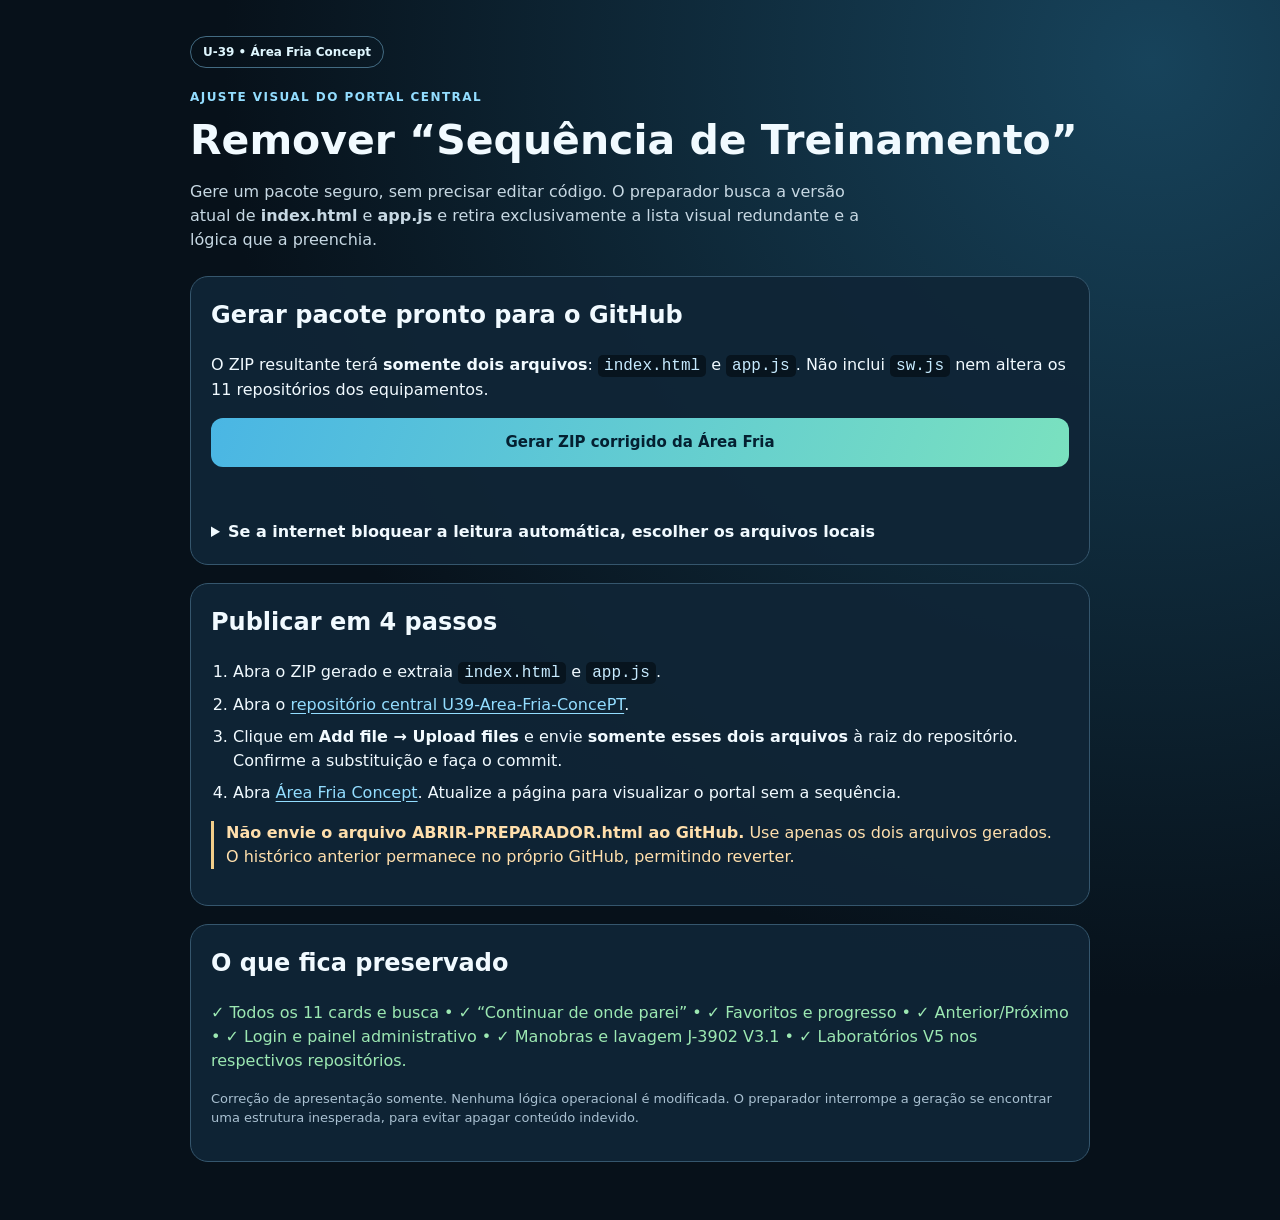
<file: ABRIR-PREPARADOR.html>
<!doctype html>
<html lang="pt-BR">
<head>
<meta charset="utf-8"><meta name="viewport" content="width=device-width,initial-scale=1">
<title>Área Fria Concept — Remover Sequência de Treinamento</title>
<style>
:root{color-scheme:dark;--bg:#07111a;--surface:#0d2030;--line:#35566d;--primary:#93ddff;--muted:#a9c0d1;--good:#9ce8b2}
*{box-sizing:border-box}body{margin:0;background:radial-gradient(ellipse at 90% 5%,#17435b,#07111a 57%);color:#f1faff;font:16px/1.5 system-ui,-apple-system,Segoe UI,Arial,sans-serif}
main{width:min(900px,calc(100% - 28px));margin:36px auto 60px}header{margin-bottom:24px}.kicker{letter-spacing:.12em;text-transform:uppercase;font-weight:800;color:var(--primary);font-size:12px}
h1{font-size:clamp(27px,4.5vw,41px);line-height:1.12;margin:12px 0}.lead{max-width:690px;color:#c7d8e3}.card{background:#102536ed;border:1px solid var(--line);border-radius:18px;padding:20px;margin-top:18px}
header .chip{display:inline-block;border:1px solid #436b82;border-radius:100px;padding:6px 12px;color:#e0f7ff;font-size:12px;font-weight:700}
ol{padding-left:22px}li{margin:8px 0}code{background:#07141e;padding:2px 6px;border-radius:5px;color:#c7ebff}button{background:linear-gradient(110deg,#4ab6e4,#7ae1bf);color:#042031;font:800 15px system-ui;border:0;border-radius:12px;padding:15px 18px;cursor:pointer;width:100%;min-height:49px}button:disabled{opacity:.6;cursor:wait}
.small{font-size:13px;color:var(--muted)}.ok{color:var(--good)}.warning{border-left:3px solid #f2ce8a;padding-left:12px;color:#ffdfac}details{margin-top:16px}summary{cursor:pointer;font-weight:700}label{display:block;font-size:14px;margin:12px 0 5px}input[type=file]{width:100%;background:#091923;border:1px solid var(--line);border-radius:10px;padding:10px;max-width:100%;font-size:13px}
#status{white-space:pre-wrap;margin-top:12px;font-size:14px;min-height:25px;color:#d5edf9}a{color:var(--primary);text-underline-offset:3px}.rule{border-top:1px solid #31516c;margin-top:18px;padding-top:12px}
</style>
</head><body><main>
<header><span class="chip">U-39 • Área Fria Concept</span><div class="kicker" style="margin-top:20px">Ajuste visual do portal central</div><h1>Remover “Sequência de Treinamento”</h1><p class="lead">Gere um pacote seguro, sem precisar editar código. O preparador busca a versão atual de <strong>index.html</strong> e <strong>app.js</strong> e retira exclusivamente a lista visual redundante e a lógica que a preenchia.</p></header>
<section class="card"><h2 style="margin-top:0">Gerar pacote pronto para o GitHub</h2>
<p>O ZIP resultante terá <strong>somente dois arquivos</strong>: <code>index.html</code> e <code>app.js</code>. Não inclui <code>sw.js</code> nem altera os 11 repositórios dos equipamentos.</p>
<button id="go" type="button">Gerar ZIP corrigido da Área Fria</button><div id="status" role="status" aria-live="polite"></div>
<details><summary>Se a internet bloquear a leitura automática, escolher os arquivos locais</summary>
<p class="small">Baixe os arquivos originais de <a href="https://github.com/robexter/U39-Area-Fria-ConcePT/blob/main/index.html" target="_blank" rel="noopener">index.html</a> e <a href="https://github.com/robexter/U39-Area-Fria-ConcePT/blob/main/app.js" target="_blank" rel="noopener">app.js</a> usando o GitHub e selecione-os abaixo.</p>
<label for="indexFile">Arquivo original index.html</label><input type="file" id="indexFile" accept=".html,text/html">
<label for="appFile">Arquivo original app.js</label><input type="file" id="appFile" accept=".js,text/javascript">
</details></section>
<section class="card"><h2 style="margin-top:0">Publicar em 4 passos</h2><ol>
<li>Abra o ZIP gerado e extraia <code>index.html</code> e <code>app.js</code>.</li>
<li>Abra o <a href="https://github.com/robexter/U39-Area-Fria-ConcePT" target="_blank" rel="noopener">repositório central U39-Area-Fria-ConcePT</a>.</li>
<li>Clique em <strong>Add file → Upload files</strong> e envie <strong>somente esses dois arquivos</strong> à raiz do repositório. Confirme a substituição e faça o commit.</li>
<li>Abra <a href="https://robexter.github.io/U39-Area-Fria-ConcePT/" target="_blank" rel="noopener">Área Fria Concept</a>. Atualize a página para visualizar o portal sem a sequência.</li>
</ol><p class="warning"><strong>Não envie o arquivo ABRIR-PREPARADOR.html ao GitHub.</strong> Use apenas os dois arquivos gerados. O histórico anterior permanece no próprio GitHub, permitindo reverter.</p></section>
<section class="card"><h2 style="margin-top:0">O que fica preservado</h2><p class="ok">✓ Todos os 11 cards e busca • ✓ “Continuar de onde parei” • ✓ Favoritos e progresso • ✓ Anterior/Próximo • ✓ Login e painel administrativo • ✓ Manobras e lavagem J-3902 V3.1 • ✓ Laboratórios V5 nos respectivos repositórios.</p><p class="small">Correção de apresentação somente. Nenhuma lógica operacional é modificada. O preparador interrompe a geração se encontrar uma estrutura inesperada, para evitar apagar conteúdo indevido.</p></section>
</main>
<script>
(()=>{'use strict';
const $=id=>document.getElementById(id), repo='robexter/U39-Area-Fria-ConcePT';
const say=(s,error=false)=>{const e=$('status');e.textContent=s;e.style.color=error?'#ffafaa':'#d5edf9';};
async function retrieve(path,input){if(input.files.length) return input.files[0].text();
 const urls=[`https://raw.githubusercontent.com/${repo}/main/${path}?t=${Date.now()}`,`https://api.github.com/repos/${repo}/contents/${path}`];
 let errors=[];for(const url of urls){try{const r=await fetch(url,{cache:'no-store'});if(!r.ok)throw Error(`HTTP ${r.status}`);if(url.includes('api.github.com')){const j=await r.json();const bytes=Uint8Array.from(atob(j.content.replace(/\s/g,'')),c=>c.charCodeAt(0));return new TextDecoder('utf-8').decode(bytes);}return await r.text();}catch(e){errors.push(String(e));}}
 throw Error(`Não consegui ler ${path} automaticamente. Abra a opção de arquivos locais, selecione ${path} e tente novamente. ${errors.join(' | ')}`);
}
function patch(index,app){
const exactSection=/[ \t]*<section class="panel">\s*<div class="section-head"><div><h3>Sequência de treinamento<\/h3><p>Fluxo sugerido para navegar por todos os módulos\.<\/p><\/div><\/div>\s*<div id="processFlow" class="process-flow"><\/div>\s*<\/section>\s*/g;
const matches=[...index.matchAll(exactSection)];if(matches.length!==1)throw Error(`Esperava encontrar a seção exatamente uma vez, mas encontrei ${matches.length}. Nenhum arquivo foi alterado.`);
const originally=index;index=index.replace(exactSection,'\n\n');
const builds=[...index.matchAll(/const BUILD\s*=\s*'([^']+)'\s*;/g)];if(builds.length!==1)throw Error('Identificador BUILD inesperado: atualização cancelada.');
index=index.replace(builds[0][0],"const BUILD = '32-sequencia-removida'");
const scripts=[...index.matchAll(/appScript\.src\s*=\s*['"]\.\/app\.js\?v=[^'"]+['"]\s*;/g)];if(scripts.length!==1)throw Error('Referência app.js inesperada: atualização cancelada.');
index=index.replace(scripts[0][0],"appScript.src = './app.js?v=32-sequencia-removida';");
const invocations=app.match(/^\s*renderFlow\(\);[ \t]*\r?\n/gm)||[];
if(invocations.length!==3)throw Error(`Esperava 3 chamadas à seção redundante, encontrei ${invocations.length}: atualização cancelada.`);
app=app.replace(/^\s*renderFlow\(\);[ \t]*\r?\n/gm,'\n');
const start=app.indexOf('function renderFlow(){'); const finish=app.indexOf('\nfunction updateProgressUI(){',start);
if(start<0||finish<start)throw Error('Bloco JS inesperado: atualização cancelada.');
app=app.slice(0,start)+app.slice(finish+1);
if(app.includes('renderFlow(')||app.includes('processFlow')||index.includes('id="processFlow"')||!index.includes('id="moduleGrid"')||!index.includes('id="continueBtn"')||!index.includes('Lavagem-J-3902-Concept-Interativo.html'))throw Error('Validação de preservação falhou. Nenhum ZIP será gerado.');
if(app.length>=originally.length*10)throw Error('Falha de validação: saída inválida.');
return{index,app};
}
const encoder=new TextEncoder();
function crc32(bytes){let crc=0xFFFFFFFF;for(const b of bytes){crc^=b;for(let k=0;k<8;k++)crc=(crc>>>1)^(0xEDB88320&(-(crc&1)));}return(crc^0xFFFFFFFF)>>>0;}
function zip(files){const locals=[],centrals=[];let offset=0;const chunks=[];
for(const [name,text] of Object.entries(files)){
 const n=encoder.encode(name),d=encoder.encode(text),c=crc32(d);
 const lh=new Uint8Array(30+n.length),l=new DataView(lh.buffer);l.setUint32(0,0x04034b50,true);l.setUint16(4,20,true);l.setUint16(6,0x800,true);l.setUint16(8,0,true);l.setUint32(14,c,true);l.setUint32(18,d.length,true);l.setUint32(22,d.length,true);l.setUint16(26,n.length,true);lh.set(n,30);
 chunks.push(lh,d);
 const ch=new Uint8Array(46+n.length),v=new DataView(ch.buffer);v.setUint32(0,0x02014b50,true);v.setUint16(4,20,true);v.setUint16(6,20,true);v.setUint16(8,0x800,true);v.setUint32(16,c,true);v.setUint32(20,d.length,true);v.setUint32(24,d.length,true);v.setUint16(28,n.length,true);v.setUint32(42,offset,true);ch.set(n,46);centrals.push(ch);offset+=lh.length+d.length;
}
const centralLen=centrals.reduce((a,b)=>a+b.length,0);chunks.push(...centrals);
const end=new Uint8Array(22),e=new DataView(end.buffer);e.setUint32(0,0x06054b50,true);e.setUint16(8,centrals.length,true);e.setUint16(10,centrals.length,true);e.setUint32(12,centralLen,true);e.setUint32(16,offset,true);chunks.push(end);
return new Blob(chunks,{type:'application/zip'});
}
$('go').addEventListener('click',async()=>{const btn=$('go');btn.disabled=true;say('Lendo os arquivos atuais do repositório...');try{const [index,app]=await Promise.all([retrieve('index.html',$('indexFile')),retrieve('app.js',$('appFile'))]);say('Verificando a seção e preservando as funcionalidades...');const modified=patch(index,app);const blob=zip({'index.html':modified.index,'app.js':modified.app});const u=URL.createObjectURL(blob),a=document.createElement('a');a.href=u;a.download='Area-Fria-Sem-Sequencia-2-Arquivos.zip';document.body.appendChild(a);a.click();a.remove();setTimeout(()=>URL.revokeObjectURL(u),30000);
say('✓ ZIP gerado com sucesso.\n✓ Seção visual removida.\n✓ Três chamadas JS e rotina obsoleta removidas.\n✓ Cards, progresso, continuar, manobras e lavagem J-3902 preservados.\n✓ Cache renovado pelo identificador BUILD (sem modificar sw.js).\n\nAgora envie index.html e app.js à raiz do repositório central.');}catch(e){say('Atenção: '+e.message,true);}finally{btn.disabled=false;}});
})();
</script>
</body></html>
</file>
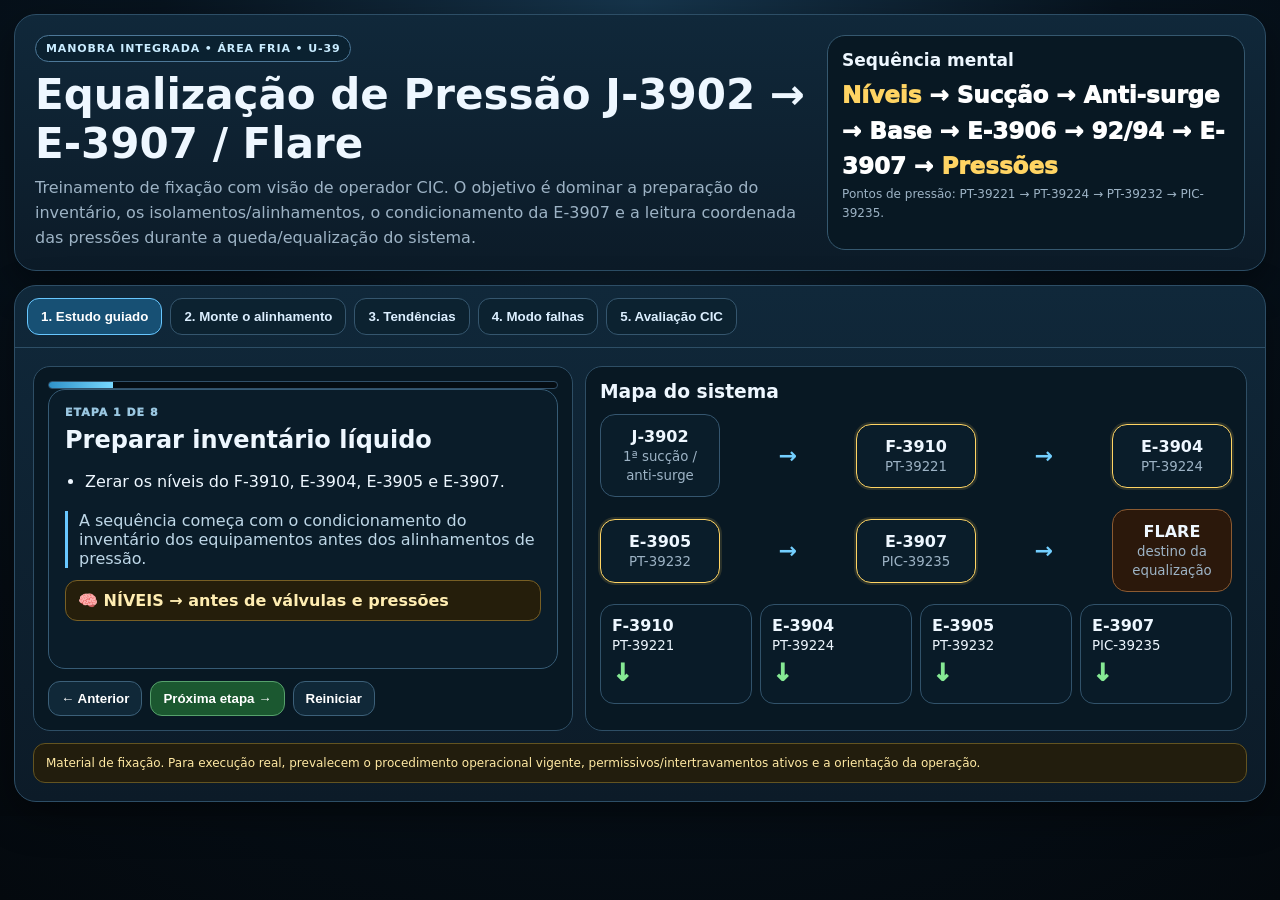
<file: equalizacao-j3902-e3907.html>
<!doctype html>
<html lang="pt-BR">
<head>
<meta charset="utf-8">
<meta name="viewport" content="width=device-width,initial-scale=1,viewport-fit=cover">
<meta name="theme-color" content="#07111b">
<title>Equalização J-3902 → E-3907 / Flare</title>
<style>
:root{--bg:#06111b;--panel:#0c1b28;--panel2:#10283a;--line:#2d4e66;--text:#eef7ff;--muted:#9db3c5;--blue:#67c8ff;--green:#70d879;--yellow:#ffd463;--red:#ff8585;--orange:#ffb86a}
*{box-sizing:border-box}html,body{margin:0;min-height:100%;font-family:Inter,system-ui,-apple-system,Segoe UI,Roboto,Arial,sans-serif;background:radial-gradient(circle at top,#16354c,#07131e 46%,#04090e);color:var(--text)}
body{padding:14px}.app{max-width:1320px;margin:auto;display:grid;gap:14px}.card{background:linear-gradient(180deg,var(--panel2),var(--panel));border:1px solid var(--line);border-radius:22px;box-shadow:0 14px 38px #0006}.hero{padding:20px;display:grid;grid-template-columns:1.3fr .7fr;gap:16px}.chip{display:inline-flex;padding:6px 10px;border-radius:999px;border:1px solid #4d7898;background:#0a2130;color:#c9ecff;font-size:11px;font-weight:900;letter-spacing:.08em}.hero h1{font-size:clamp(26px,4vw,42px);margin:8px 0}.hero p{margin:0;color:var(--muted);line-height:1.55}.hero-side{border:1px solid #35586f;border-radius:18px;padding:14px;background:#081823}.hero-side b{display:block;font-size:17px;margin-bottom:8px}.memory{font-size:clamp(16px,2.3vw,23px);font-weight:950;line-height:1.55;color:#fff}.memory span{color:var(--yellow)}
.tabs{display:flex;gap:8px;flex-wrap:wrap;padding:12px;border-bottom:1px solid var(--line)}.tab{border:1px solid #35566e;background:#0c2230;color:#dcefff;border-radius:12px;padding:10px 13px;font-weight:850;cursor:pointer}.tab.active{background:#175074;border-color:#68c7ff;color:white}.view{display:none;padding:18px}.view.active{display:block}.grid2{display:grid;grid-template-columns:1.1fr .9fr;gap:12px}.box{border:1px solid #2e4e65;background:#081823;border-radius:17px;padding:14px}.box h2,.box h3{margin:0 0 9px}.box p{color:#d7e7f3;line-height:1.5}.subtle{color:var(--muted);font-size:12px}.btn{border:1px solid #3c6079;background:#102838;color:#fff;border-radius:12px;padding:9px 12px;font-weight:850;cursor:pointer}.btn.primary{background:#1b5830;border-color:#56a16c}.btn.warn{background:#4a3510;border-color:#9a792c}.btn:disabled{opacity:.45;cursor:not-allowed}.actions{display:flex;gap:8px;flex-wrap:wrap;margin-top:12px}
.system-map{display:grid;grid-template-columns:repeat(5,minmax(120px,1fr));gap:8px;align-items:center;margin-top:12px}.equip{border:1px solid #35566f;background:#0a1d2a;border-radius:15px;padding:12px;text-align:center;position:relative}.equip b{display:block}.equip small{color:var(--muted)}.equip.active{border-color:var(--yellow);box-shadow:0 0 0 2px #ffd46322}.equip.done{border-color:#4d9860;background:#102a19}.equip.bad{border-color:#a24c4c;background:#311516}.arrow{text-align:center;color:#73cfff;font-size:22px;font-weight:900}.flare{border-color:#8b5a31;background:#2b180b}.pressure-strip{display:grid;grid-template-columns:repeat(4,1fr);gap:8px;margin-top:12px}.press{border:1px solid #31526a;background:#091b28;border-radius:14px;padding:11px}.press b{display:block;font-size:16px}.press .value{font-size:24px;font-weight:950;margin:5px 0}.down{color:#85e994}.flat{color:#ffdb75}.up{color:#ff8a8a}
.progress{height:8px;border:1px solid #315069;background:#050d13;border-radius:999px;overflow:hidden}.progress i{display:block;height:100%;width:0;background:linear-gradient(90deg,#2f91c8,#77d8ff);transition:.2s}.step-card{min-height:280px;border:1px solid #365b75;background:#0a1c29;border-radius:17px;padding:16px}.step-tag{font-size:11px;color:#9ac7e1;font-weight:950;letter-spacing:.09em}.step-card h2{font-size:24px;margin:7px 0 10px}.step-card ul{padding-left:20px;line-height:1.55}.why{border-left:3px solid #68c7ff;padding-left:11px;color:#bed7e7;margin-top:12px}.remember{margin-top:12px;border:1px solid #785f24;background:#251e0b;color:#ffedb2;border-radius:12px;padding:10px 12px;font-weight:800}
.order-pool{display:grid;grid-template-columns:repeat(3,1fr);gap:8px}.order-card{border:1px solid #345771;background:#0b1e2b;color:#fff;border-radius:13px;padding:11px;text-align:left;cursor:pointer;min-height:74px}.order-card.used{opacity:.35;pointer-events:none}.order-card.wrong{border-color:#b65b5b;background:#321718}.picked{display:flex;gap:6px;flex-wrap:wrap;margin:10px 0}.pick{padding:6px 9px;border-radius:999px;border:1px solid #3d7896;background:#0d2b3c;font-size:11px}.feedback{margin-top:10px;border-radius:12px;padding:11px;display:none}.feedback.show{display:block}.feedback.ok{border:1px solid #4d9460;background:#12351c;color:#cbffd5}.feedback.no{border:1px solid #954848;background:#3a1717;color:#ffd0d0}
.trend-chart{height:240px;border:1px solid #31536c;border-radius:15px;background:linear-gradient(#0a1721,#071018);position:relative;overflow:hidden;margin-top:10px}.trend-chart svg{width:100%;height:100%}.legend{display:flex;gap:10px;flex-wrap:wrap;font-size:11px;color:#cfe4f2;margin-top:8px}.legend span::before{content:'●';margin-right:4px}.l1::before{color:#69c7ff}.l2::before{color:#7ed957}.l3::before{color:#ffd166}.l4::before{color:#ff8d8d}.trend-controls{display:grid;grid-template-columns:repeat(4,1fr);gap:8px;margin-top:10px}.trend-controls label{border:1px solid #2c4b61;background:#091923;border-radius:12px;padding:9px;font-size:11px}.trend-controls select{width:100%;margin-top:5px;background:#07131d;color:#fff;border:1px solid #3e6077;border-radius:8px;padding:7px}
.scenario{border:1px solid #315169;background:#081923;border-radius:15px;padding:13px;margin:10px 0}.scenario h3{margin:0 0 7px}.scenario button{display:block;width:100%;text-align:left;margin-top:7px}.scenario .result{display:none;margin-top:9px;padding:9px;border-radius:10px}.scenario.answered .result{display:block}.scenario.correct .result{background:#12351c;border:1px solid #428a55}.scenario.incorrect .result{background:#351718;border:1px solid #8f4949}
.cic-layout{display:grid;grid-template-columns:1fr 1fr;gap:12px}.instrument-grid{display:grid;grid-template-columns:repeat(3,1fr);gap:8px}.instrument{border:1px solid #31536a;background:#071824;border-radius:14px;padding:10px;cursor:pointer}.instrument:hover{border-color:#6cc9ff}.instrument b{display:block}.instrument small{color:var(--muted)}.instrument .state{font-size:15px;font-weight:900;margin-top:7px}.state.open{color:#8af095}.state.closed{color:#ffcf74}.state.iso{color:#ff9b9b}.state.zero{color:#99e8ff}.question{border:1px solid #365b75;background:#0b1e2a;border-radius:15px;padding:13px;margin-top:10px}.score{display:none;margin-top:10px;border:1px solid #42627a;background:#0a1c29;border-radius:15px;padding:13px}.score.show{display:block}.score-grid{display:grid;grid-template-columns:repeat(5,1fr);gap:7px}.score-grid div{border:1px solid #2e4d62;background:#071720;border-radius:11px;padding:9px;text-align:center}.score-grid b{display:block;font-size:20px}.note{margin-top:12px;border:1px solid #635421;background:#221d0d;color:#ffe9a3;border-radius:12px;padding:10px 12px;font-size:12px;line-height:1.5}
@media(max-width:900px){.hero,.grid2,.cic-layout{grid-template-columns:1fr}.system-map{grid-template-columns:1fr}.arrow{transform:rotate(90deg)}.pressure-strip,.trend-controls{grid-template-columns:1fr 1fr}.order-pool{grid-template-columns:1fr 1fr}.instrument-grid{grid-template-columns:1fr 1fr}.score-grid{grid-template-columns:1fr 1fr}}
@media(max-width:560px){body{padding:7px}.pressure-strip,.trend-controls,.order-pool,.instrument-grid{grid-template-columns:1fr}.view{padding:11px}.tabs{padding:9px}.tab{font-size:11px}.score-grid{grid-template-columns:1fr}}
</style>
</head>
<body>
<div class="app">
<section class="card hero">
  <div><span class="chip">MANOBRA INTEGRADA • ÁREA FRIA • U-39</span><h1>Equalização de Pressão J-3902 → E-3907 / Flare</h1><p>Treinamento de fixação com visão de operador CIC. O objetivo é dominar a preparação do inventário, os isolamentos/alinhamentos, o condicionamento da E-3907 e a leitura coordenada das pressões durante a queda/equalização do sistema.</p></div>
  <div class="hero-side"><b>Sequência mental</b><div class="memory"><span>Níveis</span> → Sucção → Anti-surge → Base → E-3906 → 92/94 → E-3907 → <span>Pressões</span></div><p class="subtle">Pontos de pressão: PT-39221 → PT-39224 → PT-39232 → PIC-39235.</p></div>
</section>

<section class="card">
  <div class="tabs">
    <button class="tab active" data-view="study">1. Estudo guiado</button>
    <button class="tab" data-view="order">2. Monte o alinhamento</button>
    <button class="tab" data-view="trends">3. Tendências</button>
    <button class="tab" data-view="failures">4. Modo falhas</button>
    <button class="tab" data-view="cic">5. Avaliação CIC</button>
  </div>

  <div class="view active" data-view-panel="study">
    <div class="grid2">
      <div class="box"><div class="progress"><i id="studyBar"></i></div><div id="studyCard" class="step-card"></div><div class="actions"><button class="btn" id="prevStudy">← Anterior</button><button class="btn primary" id="nextStudy">Próxima etapa →</button><button class="btn" id="resetStudy">Reiniciar</button></div></div>
      <div class="box"><h3>Mapa do sistema</h3><div class="system-map"><div class="equip" id="mapJ"><b>J-3902</b><small>1ª sucção / anti-surge</small></div><div class="arrow">→</div><div class="equip" id="mapF"><b>F-3910</b><small>PT-39221</small></div><div class="arrow">→</div><div class="equip" id="mapE4"><b>E-3904</b><small>PT-39224</small></div></div><div class="system-map"><div class="equip" id="mapE5"><b>E-3905</b><small>PT-39232</small></div><div class="arrow">→</div><div class="equip" id="mapE7"><b>E-3907</b><small>PIC-39235</small></div><div class="arrow">→</div><div class="equip flare" id="mapFlare"><b>FLARE</b><small>destino da equalização</small></div></div><div class="pressure-strip"><div class="press"><b>F-3910</b><small>PT-39221</small><div class="value down">↓</div></div><div class="press"><b>E-3904</b><small>PT-39224</small><div class="value down">↓</div></div><div class="press"><b>E-3905</b><small>PT-39232</small><div class="value down">↓</div></div><div class="press"><b>E-3907</b><small>PIC-39235</small><div class="value down">↓</div></div></div></div>
    </div>
    <div class="note">Material de fixação. Para execução real, prevalecem o procedimento operacional vigente, permissivos/intertravamentos ativos e a orientação da operação.</div>
  </div>

  <div class="view" data-view-panel="order"><div class="box"><h2>Monte o alinhamento</h2><p>Clique nos cartões na sequência prevista. A correção explica a fase da manobra em vez de apenas marcar certo/errado.</p><div id="picked" class="picked"></div><div id="orderPool" class="order-pool"></div><div id="orderFeedback" class="feedback"></div><div class="actions"><button class="btn" id="shuffleOrder">Embaralhar novamente</button></div></div></div>

  <div class="view" data-view-panel="trends"><div class="grid2"><div class="box"><h2>Leitura integrada das pressões</h2><p>Configure o comportamento de cada ponto e interprete a coerência da equalização. O foco é não concluir pela condição de apenas um instrumento.</p><div class="trend-controls"><label>PT-39221 / F-3910<select data-trend="p1"><option value="normal">queda coordenada</option><option value="fast">queda rápida</option><option value="flat">sem queda</option><option value="rise">subindo</option></select></label><label>PT-39224 / E-3904<select data-trend="p2"><option value="normal">queda coordenada</option><option value="fast">queda rápida</option><option value="flat">sem queda</option><option value="rise">subindo</option></select></label><label>PT-39232 / E-3905<select data-trend="p3"><option value="normal">queda coordenada</option><option value="fast">queda rápida</option><option value="flat">sem queda</option><option value="rise">subindo</option></select></label><label>PIC-39235 / E-3907<select data-trend="p4"><option value="normal">queda coordenada</option><option value="fast">queda rápida</option><option value="flat">sem queda</option><option value="rise">subindo</option></select></label></div><div class="trend-chart"><svg id="trendSvg" viewBox="0 0 800 240" preserveAspectRatio="none"></svg></div><div class="legend"><span class="l1">PT-39221</span><span class="l2">PT-39224</span><span class="l3">PT-39232</span><span class="l4">PIC-39235</span></div></div><div class="box"><h3>Diagnóstico da tendência</h3><div id="trendDiagnosis"></div><div class="note">A simulação não atribui automaticamente uma causa única. Uma resposta divergente pede confirmação de alinhamentos, coerência dos instrumentos e condição dos segmentos antes de considerar a equalização satisfatória.</div></div></div></div>

  <div class="view" data-view-panel="failures"><div class="box"><h2>Modo falhas</h2><p>Reconheça condições que impedem considerar o sistema corretamente preparado ou equalizado.</p><div id="failureList"></div></div></div>

  <div class="view" data-view-panel="cic"><div class="cic-layout"><div class="box"><h2>Painel CIC simulado</h2><div id="instrumentGrid" class="instrument-grid"></div><div class="pressure-strip"><div class="press"><b>PT-39221</b><div id="cicP1" class="value">—</div><small>F-3910</small></div><div class="press"><b>PT-39224</b><div id="cicP2" class="value">—</div><small>E-3904</small></div><div class="press"><b>PT-39232</b><div id="cicP3" class="value">—</div><small>E-3905</small></div><div class="press"><b>PIC-39235</b><div id="cicP4" class="value">—</div><small>E-3907</small></div></div></div><div class="box"><h2>Avaliação</h2><div id="cicQuestion" class="question"></div><div id="cicOptions"></div><div id="cicFeedback" class="feedback"></div><div class="actions"><button class="btn primary" id="nextCic">Próximo cenário →</button><button class="btn" id="resetCic">Reiniciar avaliação</button></div><div id="scoreBox" class="score"></div></div></div></div>
</section>
</div>
<script>
const $=s=>document.querySelector(s), $$=s=>[...document.querySelectorAll(s)];
const STORE='u39-equalizacao-j3902-e3907-v1';
const save=v=>localStorage.setItem(STORE,JSON.stringify(v));
const load=()=>{try{return JSON.parse(localStorage.getItem(STORE)||'{}')}catch{return {}}};
let state=load();

$$('.tab').forEach(b=>b.onclick=()=>{$$('.tab').forEach(x=>x.classList.toggle('active',x===b));$$('[data-view-panel]').forEach(x=>x.classList.toggle('active',x.dataset.viewPanel===b.dataset.view));state.lastView=b.dataset.view;save(state)});
if(state.lastView){document.querySelector(`.tab[data-view="${state.lastView}"]`)?.click()}

const studySteps=[
 {t:'Preparar inventário líquido',a:['Zerar os níveis do F-3910, E-3904, E-3905 e E-3907.'],w:'A sequência começa com o condicionamento do inventário dos equipamentos antes dos alinhamentos de pressão.',r:'NÍVEIS → antes de válvulas e pressões',m:['mapF','mapE4','mapE5','mapE7']},
 {t:'Fechar a 1ª sucção do J-3902',a:['Fechar MCV-39352 — 1ª sucção do J-3902.'],w:'Fixe a associação: MCV-39352 = 1ª sucção.',r:'MCV-39352 → FECHAR',m:['mapJ']},
 {t:'Isolar o anti-surge do 1º estágio',a:['Isolar FV-39182 — anti-surge do 1º estágio do compressor.'],w:'Não confundir o fechamento da sucção com o isolamento do anti-surge: são duas condições distintas.',r:'FV-39182 → ISOLAR',m:['mapJ']},
 {t:'Alinhar a base da E-3904',a:['Alinhar LV-39175 — base da E-3904.'],w:'Esta etapa estabelece o alinhamento associado à base da absorvedora primária.',r:'LV-39175 → ALINHAR',m:['mapE4']},
 {t:'Bloquear carga para E-3906',a:['Fechar MCV-39392 — carga para E-3906.'],w:'O treinamento deve fazer o operador reconhecer uma E-3906 ainda alinhada como condição incompatível com a preparação descrita.',r:'MCV-39392 → FECHAR',m:['mapE5']},
 {t:'Abrir os caminhos FV-39192 / FV-39194',a:['Abrir totalmente FV-39192 e seu bypass.','Abrir totalmente FV-39194 e seu bypass.'],w:'Memorize 92/94 como o par de válvulas + bypass totalmente abertos nesta fase.',r:'39192 + BYPASS / 39194 + BYPASS → ABRIR',m:['mapE5']},
 {t:'Condicionar a E-3907',a:['Manter o fundo da E-3907 bloqueado.','Abrir totalmente o hot bypass PV-39235.','Bloquear PV-39241A.','Abrir totalmente PV-39241B e seu bypass.'],w:'A E-3907 tem quatro condições de preparação; no modo avançado elas aparecem separadamente para você identificar a que falta.',r:'FUNDO bloqueado • 39235 aberta • 39241A bloqueada • 39241B + bypass abertos',m:['mapE7','mapFlare']},
 {t:'Monitorar a queda/equalização de pressão',a:['PT-39221 — F-3910','PT-39224 — E-3904','PT-39232 — E-3905','PIC-39235 — E-3907'],w:'O critério de estudo é observar a resposta integrada dos quatro pontos. Uma pressão isolada não representa todo o conjunto.',r:'21 → 24 → 32 → 235',m:['mapF','mapE4','mapE5','mapE7','mapFlare']}
];
let studyIndex=Math.min(state.studyIndex||0,studySteps.length-1);
function renderStudy(){const s=studySteps[studyIndex];$('#studyBar').style.width=((studyIndex+1)/studySteps.length*100)+'%';$('#studyCard').innerHTML=`<div class="step-tag">ETAPA ${studyIndex+1} DE ${studySteps.length}</div><h2>${s.t}</h2><ul>${s.a.map(x=>`<li>${x}</li>`).join('')}</ul><div class="why">${s.w}</div><div class="remember">🧠 ${s.r}</div>`;$$('.equip').forEach(e=>e.classList.remove('active','done'));studySteps.forEach((st,i)=>st.m.forEach(id=>document.getElementById(id)?.classList.add(i<studyIndex?'done':i===studyIndex?'active':'')));$('#prevStudy').disabled=studyIndex===0;$('#nextStudy').textContent=studyIndex===studySteps.length-1?'Concluir estudo ✓':'Próxima etapa →';state.studyIndex=studyIndex;save(state)}
$('#prevStudy').onclick=()=>{if(studyIndex>0){studyIndex--;renderStudy()}};$('#nextStudy').onclick=()=>{if(studyIndex<studySteps.length-1){studyIndex++;renderStudy()}else{$('#studyCard').insertAdjacentHTML('beforeend','<div class="feedback show ok">✅ Estudo guiado concluído. Agora tente “Monte o alinhamento” sem consultar a sequência.</div>');state.studyDone=true;save(state)}};$('#resetStudy').onclick=()=>{studyIndex=0;renderStudy()};renderStudy();

const orderItems=[
 ['levels','Zerar níveis — F-3910 / E-3904 / E-3905 / E-3907'],['mcv352','Fechar MCV-39352 — 1ª sucção J-3902'],['fv182','Isolar FV-39182 — anti-surge 1º estágio'],['lv175','Alinhar LV-39175 — base E-3904'],['mcv392','Fechar MCV-39392 — carga E-3906'],['fv192','Abrir FV-39192 + bypass'],['fv194','Abrir FV-39194 + bypass'],['e7','Condicionar E-3907'],['press','Monitorar PT-39221 / PT-39224 / PT-39232 / PIC-39235']
];
let orderPicked=[];
function shuffle(a){return [...a].sort(()=>Math.random()-.5)}
let orderDeck=shuffle(orderItems);
function renderOrder(){$('#picked').innerHTML=orderPicked.map((x,i)=>`<span class="pick">${i+1}. ${x[1]}</span>`).join('');$('#orderPool').innerHTML=orderDeck.map(x=>`<button class="order-card ${orderPicked.some(p=>p[0]===x[0])?'used':''}" data-id="${x[0]}">${x[1]}</button>`).join('');$$('.order-card').forEach(b=>b.onclick=()=>pickOrder(b.dataset.id))}
function pickOrder(id){const expected=orderItems[orderPicked.length];const chosen=orderItems.find(x=>x[0]===id);const fb=$('#orderFeedback');if(chosen[0]===expected[0]){orderPicked.push(chosen);fb.className='feedback show ok';fb.textContent=orderPicked.length===orderItems.length?'✅ Sequência completa. Você estruturou a manobra do inventário até o monitoramento das pressões.':'✅ Correto. Próxima condição.';if(orderPicked.length===orderItems.length){state.orderDone=true;save(state)}}else{fb.className='feedback show no';const phase=expected[0]==='e7'?'condicionamento da E-3907':expected[0]==='press'?'monitoramento das pressões':'preparação/alinhamento do sistema';fb.textContent=`Ainda não. Antes dessa ação, falta uma etapa de ${phase}: ${expected[1]}.`}renderOrder()}
$('#shuffleOrder').onclick=()=>{orderPicked=[];orderDeck=shuffle(orderItems);$('#orderFeedback').className='feedback';renderOrder()};renderOrder();

const trendColors=['#69c7ff','#7ed957','#ffd166','#ff8d8d'];
function trendPoints(type,offset){const base=[190,170,150,130,112,95,80,68,58];if(type==='fast')return base.map((y,i)=>y-(i*6));if(type==='flat')return base.map((y,i)=>190-i*1.2);if(type==='rise')return base.map((y,i)=>170+i*5);return base.map((y,i)=>y+offset)}
function renderTrends(){const types=$$('[data-trend]').map(s=>s.value);const svg=$('#trendSvg');let html='';for(let i=0;i<5;i++)html+=`<line x1="0" y1="${30+i*45}" x2="800" y2="${30+i*45}" stroke="#29404f" stroke-width="1"/>`;types.forEach((t,idx)=>{const pts=trendPoints(t,idx*3).map((y,i)=>`${i*100},${y}`).join(' ');html+=`<polyline points="${pts}" fill="none" stroke="${trendColors[idx]}" stroke-width="4"/>`});svg.innerHTML=html;const allNormal=types.every(t=>t==='normal');const diverg=types.map((t,i)=>t!=='normal'?i:-1).filter(i=>i>=0);let text;if(allNormal)text='<div class="feedback show ok"><b>Resposta coordenada.</b><br>Os quatro pontos apresentam queda compatível entre si. Continue acompanhando o conjunto até a condição definida no procedimento.</div>';else{const names=['PT-39221 / F-3910','PT-39224 / E-3904','PT-39232 / E-3905','PIC-39235 / E-3907'];text=`<div class="feedback show no"><b>Tendência divergente.</b><br>${diverg.map(i=>names[i]).join(', ')} não acompanha(m) o padrão dos demais pontos. Não conclua que o sistema está equalizado apenas pela queda parcial; confirme alinhamentos, segmentos e coerência das indicações.</div>`}$('#trendDiagnosis').innerHTML=text}
$$('[data-trend]').forEach(s=>s.onchange=renderTrends);renderTrends();

const failures=[
 {q:'MCV-39392 permanece ABERTA enquanto os demais alinhamentos começam a ser feitos. O sistema está corretamente condicionado?',opts:['Sim, porque a E-3906 não interfere na manobra.','Não. A carga para E-3906 deveria estar bloqueada pela MCV-39392.','Sim, desde que a PV-39235 esteja aberta.'],a:1,e:'A condição fornecida para a manobra prevê MCV-39392 fechada, bloqueando a carga para E-3906.'},
 {q:'Na E-3907, PV-39235 está em 15%. As demais válvulas estão na posição prevista. A torre está condicionada?',opts:['Sim.','Não. O hot bypass PV-39235 deve estar totalmente aberto.','Sim, se PIC-39235 estiver caindo.'],a:1,e:'A configuração informada pede abertura total da PV-39235.'},
 {q:'PV-39241A está aberta; PV-39241B e seu bypass também estão abertos. Qual condição está incompatível?',opts:['PV-39241A deveria estar bloqueada.','PV-39241B deveria estar fechada.','O bypass de PV-39241B deveria estar fechado.'],a:0,e:'Na preparação descrita, PV-39241A fica bloqueada e PV-39241B + bypass ficam totalmente abertos.'},
 {q:'PT-39221, PT-39224 e PT-39232 caem, mas PIC-39235 permanece estável. É correto considerar a equalização do conjunto satisfatória?',opts:['Sim, porque três de quatro pressões caíram.','Não. A divergência de PIC-39235 precisa ser entendida antes de concluir pela equalização.','Sim, porque PIC-39235 é apenas controle de pressão.'],a:1,e:'O treinamento exige leitura integrada: uma resposta divergente pede verificação da condição/alinhamento do segmento e da coerência da indicação.'}
];
function renderFailures(){
  $('#failureList').innerHTML=failures.map((s,i)=>`<div class="scenario" data-fail="${i}"><h3>Cenário ${i+1}</h3><p>${s.q}</p>${s.opts.map((o,j)=>`<button class="btn" data-opt="${j}">${String.fromCharCode(65+j)}) ${o}</button>`).join('')}<div class="result"></div></div>`).join('');
  $$('[data-fail]').forEach(card=>{
    card.querySelectorAll('[data-opt]').forEach(b=>{
      b.onclick=()=>{
        const i=+card.dataset.fail;
        const j=+b.dataset.opt;
        const s=failures[i];
        card.classList.add('answered');
        card.classList.toggle('correct',j===s.a);
        card.classList.toggle('incorrect',j!==s.a);
        card.querySelector('.result').innerHTML=(j===s.a?'✅ ':'⚠️ ')+s.e;
        state.failureAnswers={...(state.failureAnswers||{}),[i]:j===s.a};
        if(Object.keys(state.failureAnswers).length===failures.length)state.failuresDone=true;
        save(state);
      };
    });
  });
}
renderFailures();

const cicScenarios=[
 {inst:{'Níveis':'ZERADOS','MCV-39352':'ABERTA','FV-39182':'ALINHADA','LV-39175':'NÃO ALINHADA','MCV-39392':'ABERTA','PV-39235':'PARCIAL'},p:['—','—','—','—'],q:'Os níveis já foram condicionados. Qual é a próxima ação prevista na sequência?',opts:['Fechar MCV-39352','Abrir PV-39235 totalmente','Fechar MCV-39392'],a:0,cat:'sequência'},
 {inst:{'Níveis':'ZERADOS','MCV-39352':'FECHADA','FV-39182':'ALINHADA','LV-39175':'NÃO ALINHADA','MCV-39392':'ABERTA','PV-39235':'PARCIAL'},p:['—','—','—','—'],q:'A 1ª sucção já foi fechada. Qual condição vem em seguida?',opts:['Isolar FV-39182','Abrir FV-39194','Condicionar E-3907'],a:0,cat:'sequência'},
 {inst:{'MCV-39392':'ABERTA','FV-39192':'ABERTA + BP','FV-39194':'ABERTA + BP','PV-39235':'100%','PV-39241A':'BLOQUEADA','PV-39241B':'ABERTA + BP'},p:['6.1 ↓','6.0 ↓','5.9 ↓','5.8 ↓'],q:'Apesar das pressões estarem caindo, existe uma condição de preparação incorreta. Qual?',opts:['MCV-39392 ainda aberta','PV-39235 totalmente aberta','PV-39241A bloqueada'],a:0,cat:'preparação'},
 {inst:{'MCV-39392':'FECHADA','PV-39235':'100%','PV-39241A':'BLOQUEADA','PV-39241B':'ABERTA + BP','Fundo E-3907':'BLOQUEADO'},p:['5.1 ↓','5.0 ↓','4.9 ↓','7.2 →'],q:'Qual leitura exige atenção antes de considerar o conjunto equalizado?',opts:['PT-39221','PT-39224','PIC-39235'],a:2,cat:'tendência'},
 {inst:{'MCV-39392':'FECHADA','PV-39235':'100%','PV-39241A':'BLOQUEADA','PV-39241B':'ABERTA + BP','Fundo E-3907':'BLOQUEADO'},p:['5.2 ↓↓↓','6.0 ↓','5.9 ↓','5.8 ↓'],q:'PT-39221 responde muito mais rápido que os demais. Isso, sozinho, prova que todo o sistema está equalizado?',opts:['Sim','Não; é preciso acompanhar os quatro pontos e a coerência do conjunto.'],a:1,cat:'tendência'}
];
let cicIndex=0,cicScore=0,cicAnswered=false,cicCats={sequência:[0,0],preparação:[0,0],tendência:[0,0]};
function stateClass(v){if(/FECHADA|BLOQUEADA/.test(v))return 'closed';if(/ISOL/.test(v))return 'iso';if(/ABERTA|100%|ALINHADA/.test(v))return 'open';if(/ZER/.test(v))return 'zero';return ''}
function renderCic(){const s=cicScenarios[cicIndex];cicAnswered=false;$('#instrumentGrid').innerHTML=Object.entries(s.inst).map(([k,v])=>`<div class="instrument"><b>${k}</b><small>estado</small><div class="state ${stateClass(v)}">${v}</div></div>`).join('');['cicP1','cicP2','cicP3','cicP4'].forEach((id,i)=>{$('#'+id).textContent=s.p[i];$('#'+id).className='value '+(s.p[i].includes('→')?'flat':s.p[i].includes('↓')?'down':'')});$('#cicQuestion').innerHTML=`<b>Cenário ${cicIndex+1} de ${cicScenarios.length}</b><p>${s.q}</p>`;$('#cicOptions').innerHTML=s.opts.map((o,i)=>`<button class="btn" data-cic-opt="${i}" style="display:block;width:100%;text-align:left;margin-top:7px">${String.fromCharCode(65+i)}) ${o}</button>`).join('');$('#cicFeedback').className='feedback';$$('[data-cic-opt]').forEach(b=>b.onclick=()=>answerCic(+b.dataset.cicOpt));$('#nextCic').disabled=true;$('#nextCic').textContent=cicIndex===cicScenarios.length-1?'Ver resultado':'Próximo cenário →'}
function answerCic(i){if(cicAnswered)return;cicAnswered=true;const s=cicScenarios[cicIndex],ok=i===s.a;cicCats[s.cat][1]++;if(ok){cicScore++;cicCats[s.cat][0]++}$('#cicFeedback').className='feedback show '+(ok?'ok':'no');$('#cicFeedback').textContent=ok?'✅ Correto.':'⚠️ Revise a sequência/indicações antes de avançar.';$('#nextCic').disabled=false;state.cicLast={index:cicIndex,score:cicScore};save(state)}
$('#nextCic').onclick=()=>{if(!cicAnswered)return;if(cicIndex<cicScenarios.length-1){cicIndex++;renderCic()}else{showScore()}};$('#resetCic').onclick=()=>{cicIndex=0;cicScore=0;cicCats={sequência:[0,0],preparação:[0,0],tendência:[0,0]};$('#scoreBox').className='score';renderCic()};
function showScore(){const pct=Math.round(cicScore/cicScenarios.length*100);$('#scoreBox').className='score show';$('#scoreBox').innerHTML=`<h3>Resultado da Avaliação CIC</h3><div class="score-grid"><div><b>${pct}%</b><small>geral</small></div><div><b>${cicCats.sequência[0]}/${cicCats.sequência[1]}</b><small>sequência</small></div><div><b>${cicCats.preparação[0]}/${cicCats.preparação[1]}</b><small>preparação</small></div><div><b>${cicCats.tendência[0]}/${cicCats.tendência[1]}</b><small>tendências</small></div><div><b>${cicScore}/${cicScenarios.length}</b><small>acertos</small></div></div><p>${pct>=80?'Boa retenção da sequência. Refaça principalmente os itens errados para consolidar a leitura integrada.':'Recomenda-se retornar ao Estudo guiado e ao modo Tendências antes de repetir a avaliação.'}</p>`;state.cicBest=Math.max(state.cicBest||0,pct);save(state)}renderCic();
</script>
</body>
</html>
</file>
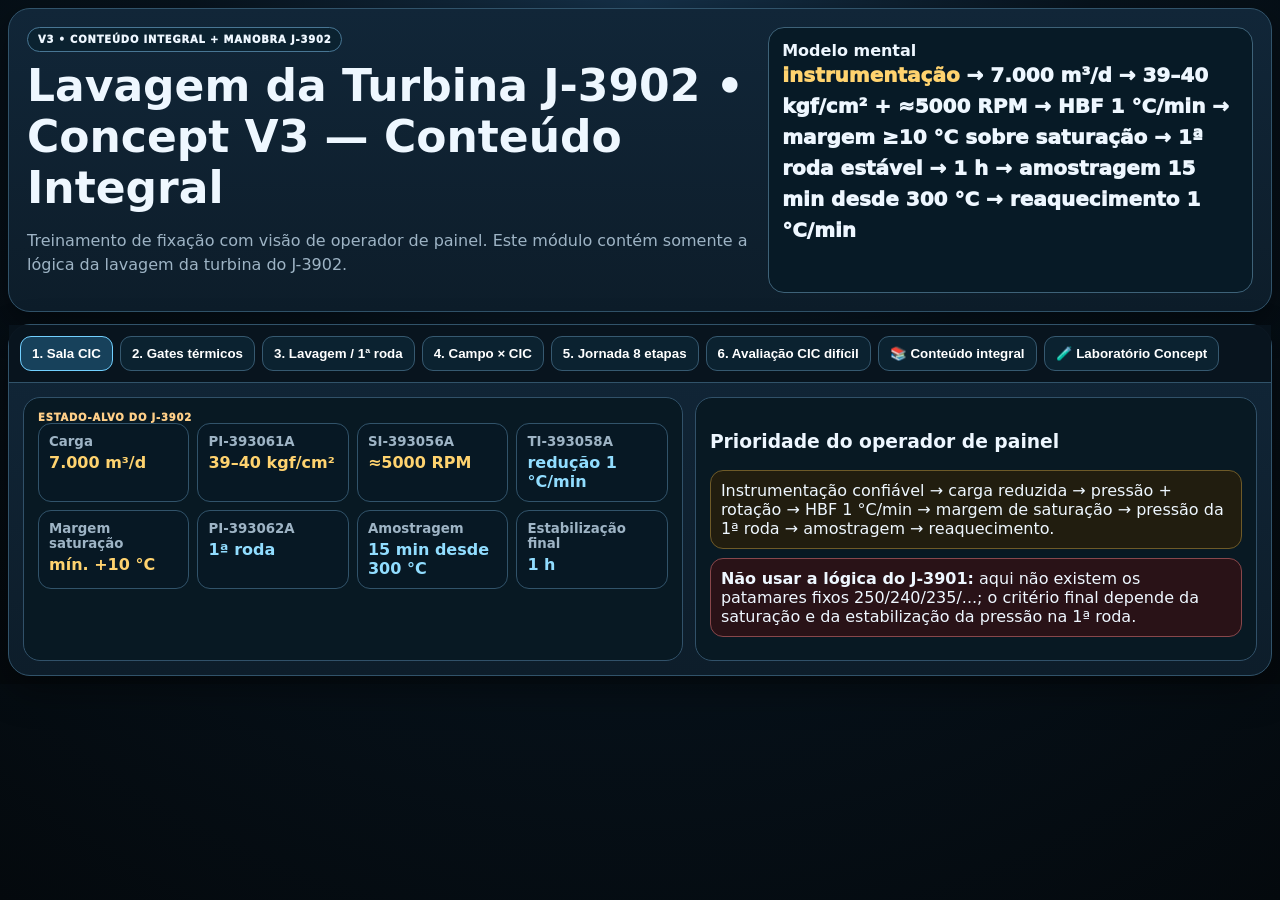
<file: Lavagem-J-3902-Concept-Interativo.html>
<!doctype html><html lang="pt-BR"><head><meta charset="utf-8"><meta name="viewport" content="width=device-width,initial-scale=1,viewport-fit=cover"><meta name="theme-color" content="#06111b"><title>Lavagem da Turbina J-3902 • Concept V3.1 — Conteúdo Integral Mobile</title><style>
:root{--bg:#06111b;--p:#0d1d2a;--p2:#112638;--line:#31536a;--txt:#eef7ff;--muted:#9eb4c5;--blue:#72d0ff;--green:#8de7a0;--yellow:#ffd36f;--red:#ff9898}
*{box-sizing:border-box}html,body{margin:0;min-height:100%;font-family:Inter,system-ui,-apple-system,Segoe UI,Roboto,Arial,sans-serif;background:radial-gradient(circle at top,#153149,#07131d 48%,#04090d);color:var(--txt)}body{padding:8px}.app{max-width:1480px;margin:auto;display:grid;gap:12px}.card{border:1px solid var(--line);background:linear-gradient(180deg,var(--p2),var(--p));border-radius:22px;box-shadow:0 14px 36px #0006}.hero{display:grid;grid-template-columns:1.2fr .8fr;gap:14px;padding:18px}.chip{display:inline-flex;border:1px solid #487694;background:#0b2230;border-radius:999px;padding:6px 10px;font-size:10px;font-weight:950;letter-spacing:.08em}.hero h1{font-size:clamp(27px,4vw,44px);margin:8px 0}.hero p{color:var(--muted);line-height:1.5}.hero-side{border:1px solid #3e6278;background:#071a26;border-radius:16px;padding:13px}.memory{font-weight:950;line-height:1.55;font-size:clamp(15px,2vw,20px)}.memory em{font-style:normal;color:var(--yellow)}.tabs{display:flex;gap:7px;flex-wrap:wrap;padding:11px;border-bottom:1px solid var(--line);position:sticky;top:0;background:#08131ded;z-index:5}.tab{border:1px solid #365970;background:#0b2230;color:#fff;border-radius:11px;padding:9px 11px;font-weight:850;cursor:pointer}.tab.active{background:#17415b;border-color:#72d0ff}.view{display:none;padding:14px}.view.active{display:block}.grid2{display:grid;grid-template-columns:1.08fr .92fr;gap:12px}.box{border:1px solid #315169;background:#081923;border-radius:17px;padding:14px}.phase{font-size:10px;color:#ffcf88;font-weight:950;letter-spacing:.08em}.stategrid{display:grid;grid-template-columns:repeat(4,1fr);gap:8px}.state{border:1px solid #31536a;background:#071824;border-radius:13px;padding:10px;min-height:78px}.state small{display:block;color:var(--muted);font-weight:800}.state b{display:block;margin-top:4px}.ok{color:var(--green)}.warn{color:var(--yellow)}.bad{color:var(--red)}.info{color:#91ddff}.gate{border:1px solid #6e5a28;background:#211d0f;border-radius:13px;padding:10px;margin:9px 0}.critical{border:1px solid #88474b;background:#291217;border-radius:13px;padding:10px;margin:9px 0}.route{display:flex;gap:7px;align-items:center;flex-wrap:wrap;margin:8px 0}.node{border:1px solid #3b6078;background:#0a2230;border-radius:11px;padding:8px 10px;font-weight:900;font-size:12px}.arrow{font-weight:950;color:var(--blue)}.metricgrid{display:grid;grid-template-columns:repeat(4,1fr);gap:8px}.metric{border:1px solid #31536a;background:#06141e;border-radius:12px;padding:9px;text-align:center}.metric small{display:block;color:var(--muted)}.metric b{display:block;margin-top:3px}.logicgrid{display:grid;grid-template-columns:repeat(3,1fr);gap:9px}.logic{border:1px solid #31536a;background:#071824;border-radius:14px;padding:12px}.logic label{display:block;color:#a9bfce;font-size:11px;font-weight:800;margin:6px 0 4px}input,select{width:100%;border:1px solid #365970;background:#0a1e2a;color:#fff;border-radius:10px;padding:9px;font-weight:800}.status{border-radius:11px;padding:9px;margin-top:8px;font-weight:900}.status.on{background:#12351c;border:1px solid #428a55;color:#c7f6cf}.status.off{background:#351718;border:1px solid #8f4949;color:#ffd0d0}.status.wait{background:#302711;border:1px solid #7e682d;color:#ffe5a3}.stepnav{display:grid;grid-template-columns:repeat(8,1fr);gap:6px;margin:10px 0}.stepbtn{border:1px solid #31536a;background:#071824;color:#fff;border-radius:10px;padding:8px;font-weight:900;cursor:pointer}.stepbtn.active{border-color:#e0a462;background:#3a2814}.actions{display:grid;gap:6px}.action{border:1px solid #2e4e63;background:#06141e;border-radius:10px;padding:9px;line-height:1.4}.roles{display:grid;grid-template-columns:1fr 1fr;gap:10px}.role{border:1px solid #315169;background:#081923;border-radius:15px;padding:13px}.role ul{padding-left:19px;line-height:1.5}.scenario{border:1px solid #315169;background:#081923;border-radius:15px;padding:13px;margin:10px 0}.scenario h3{margin:0 0 6px}.states{display:grid;grid-template-columns:repeat(3,1fr);gap:6px;margin:8px 0}.states span{border:1px solid #29465a;background:#06111b;border-radius:10px;padding:8px;font-size:11px}.options{display:grid;gap:7px}.btn{border:1px solid #385b73;background:#102432;color:#fff;border-radius:11px;padding:10px;text-align:left;cursor:pointer;font-weight:800}.btn.correct{background:#153c20;border-color:#4b9758}.btn.incorrect{background:#3b1919;border-color:#a14b4b}.result{margin-top:8px;font-size:12px;color:#c7d9e7}.score{display:grid;grid-template-columns:repeat(4,1fr);gap:7px;position:sticky;bottom:5px;background:#07131ee8;border:1px solid #31536a;border-radius:14px;padding:7px}.score div{text-align:center;border:1px solid #2d4d62;background:#06131b;border-radius:10px;padding:7px}.score b{display:block;font-size:19px}.badge{display:inline-block;border:1px solid #715c2d;background:#2b220e;color:#ffe0a0;border-radius:999px;padding:4px 8px;font-size:10px;font-weight:950}.note{font-size:11px;color:var(--muted);line-height:1.45}.hidden{display:none}@media(max-width:1050px){.stategrid,.logicgrid{grid-template-columns:1fr 1fr}.metricgrid{grid-template-columns:1fr 1fr}}@media(max-width:800px){.hero,.grid2,.roles{grid-template-columns:1fr}.stepnav{grid-template-columns:repeat(4,1fr)}}@media(max-width:580px){.stategrid,.logicgrid,.metricgrid,.states,.score{grid-template-columns:1fr}.stepnav{grid-template-columns:repeat(2,1fr)}}
</style><style id="lab-concept-css">
#conceptLab {--lc:#7ed4ff;--lgreen:#89e9b0;--lorange:#f3c66d;--lred:#ff9d9d;font-size:15px}
#conceptLab *,#conceptLab *::before,#conceptLab *::after{box-sizing:border-box}
#conceptLab .lab-intro{color:#b4cbdc;line-height:1.55;max-width:900px}
#conceptLab h2{margin:0 0 10px}#conceptLab h3{margin:0 0 10px;font-size:1.06rem}
#conceptLab h4{margin:0 0 9px;font-size:.91rem;color:#e6f6ff}
#conceptLab p{line-height:1.55}
#conceptLab .labmodes{display:flex;gap:8px;flex-wrap:wrap;margin:16px 0}
#conceptLab button{font:inherit;cursor:pointer;touch-action:manipulation}
#conceptLab .labmodes button,#conceptLab .labbtn,#conceptLab .laboption,#conceptLab .labstage{color:#f1faff;border:1px solid #3f6680;background:#112b3d;border-radius:12px;padding:11px 14px;font-weight:650;text-align:left}
#conceptLab .labmodes button[aria-pressed="true"],#conceptLab .labstage[aria-pressed="true"]{border-color:#80d8ff;background:#195276;color:white}
#conceptLab .labbtn{display:inline-flex;align-items:center;justify-content:center;gap:6px;background:#136082;border-color:#3d9fcb;text-align:center}
#conceptLab .labbtn.secondary{background:#152e3e}
#conceptLab .labbtn:disabled{opacity:.46;cursor:default}
#conceptLab .labpane[hidden]{display:none}
#conceptLab .labgrid{display:grid;grid-template-columns:repeat(2,minmax(0,1fr));gap:14px}
#conceptLab .labpanel{background:#081a28;border:1px solid #31546b;border-radius:18px;padding:16px;min-width:0}
#conceptLab .labpanel.wide{grid-column:1/-1}
#conceptLab .labmuted{color:#a7bed0;font-size:.86rem;line-height:1.5}
#conceptLab .lablegend{display:flex;gap:16px;flex-wrap:wrap;font-size:.83rem;color:#c7dce9}
#conceptLab .labswatch{display:inline-block;width:11px;height:11px;border-radius:4px;margin-right:4px}
#conceptLab .labline{display:flex;gap:12px;flex-wrap:wrap;align-items:center;justify-content:space-between;margin:12px 0 8px}
#conceptLab input[type=range]{width:100%;accent-color:#7bd3fc;cursor:pointer}
#conceptLab label{display:block;color:#d7ebf7;font-size:.88rem}
#conceptLab select{background:#122e40;color:white;border:1px solid #4a7896;border-radius:10px;padding:10px;width:100%;font:inherit}
#conceptLab .labtiles{display:grid;grid-template-columns:repeat(3,minmax(0,1fr));gap:9px;margin:12px 0}
#conceptLab .labtile{padding:10px;background:#10283a;border:1px solid #31546b;border-radius:11px;min-width:0}
#conceptLab .labtile small{display:block;color:#a9bfce;font-size:.73rem;margin-bottom:5px}
#conceptLab .labtile b{display:block;font-size:1.2rem;font-variant-numeric:tabular-nums;overflow-wrap:anywhere}
#conceptLab .labcall{border-left:3px solid #75cce8;background:#143146;padding:11px;border-radius:8px;line-height:1.55;margin-top:10px}
#conceptLab .labwarn{border-left-color:#ecc275;background:#41331e}
#conceptLab .labstagegrid{display:grid;grid-template-columns:repeat(4,minmax(0,1fr));gap:7px;margin:12px 0}
#conceptLab .labstage{font-size:.82rem;text-align:center;padding:9px 5px}
#conceptLab .labsvg{width:100%;height:auto;display:block;border:1px solid #254961;background:#051520;border-radius:12px}
#conceptLab .labchart{width:100%;height:auto;display:block;background:#061520;border:1px solid #31546b;border-radius:12px}
#conceptLab .laboptions{display:grid;grid-template-columns:repeat(2,minmax(0,1fr));gap:9px;margin:15px 0}
#conceptLab .laboption{width:100%;text-align:left;min-height:64px;line-height:1.4}
#conceptLab .laboption:disabled{cursor:default}
#conceptLab .laboption.good{border-color:#7ad7aa;background:#174736}
#conceptLab .laboption.bad{border-color:#ea8e91;background:#562c35}
#conceptLab .laboption.correct-hint{border-color:#8bd3f4;border-style:dashed}
#conceptLab .labprog{height:9px;background:#0b2232;border:1px solid #2f536c;border-radius:99px;overflow:hidden}
#conceptLab .labprog>span{display:block;background:#60bde0;height:100%;width:0;transition:width .2s}
#conceptLab .labpill{border:1px solid #3f6d82;padding:5px 9px;border-radius:99px;display:inline-block;color:#a6dffc;font-size:.78rem;margin:0 6px 8px 0}
#conceptLab .labfeedback{margin:10px 0;min-height:35px;line-height:1.6}
#conceptLab .labnote{font-size:.75rem;color:#98b5c6;margin-top:13px}
#conceptLab .labactions{display:flex;gap:9px;flex-wrap:wrap;margin-top:13px}
#conceptLab .labpulse{animation:labflow 1.9s linear infinite}
@keyframes labflow{to{stroke-dashoffset:-36}}

#conceptLab .lab2grid{display:grid;grid-template-columns:1.05fr .95fr;gap:14px;margin:14px 0}
#conceptLab .labkv{display:grid;grid-template-columns:repeat(2,minmax(0,1fr));gap:9px;margin-top:12px}
#conceptLab .labmeter{height:9px;background:#0b2232;border:1px solid #2f536c;border-radius:99px;overflow:hidden;margin-top:7px}
#conceptLab .labmeter>span{display:block;height:100%;width:0;background:#67c4e6;transition:width .25s}
#conceptLab .labjudge{display:grid;grid-template-columns:repeat(2,minmax(0,1fr));gap:9px;margin-top:12px}
#conceptLab .labjudge button{color:#f1faff;border:1px solid #3f6680;background:#112b3d;border-radius:12px;padding:11px 14px;font-weight:650;text-align:left;line-height:1.4}
#conceptLab .labjudge button.good{border-color:#7ad7aa;background:#174736}
#conceptLab .labjudge button.bad{border-color:#ea8e91;background:#562c35}
#conceptLab .labsubtle{font-size:.79rem;color:#9ec5d8}
#conceptLab .labfocus{margin-top:10px}
@media(max-width:850px){#conceptLab .lab2grid,#conceptLab .labkv,#conceptLab .labjudge{grid-template-columns:1fr}}

@media(max-width:850px){#conceptLab .labgrid{grid-template-columns:1fr}#conceptLab .laboptions{grid-template-columns:1fr}}
@media(max-width:540px){#conceptLab .labstagegrid{grid-template-columns:repeat(2,1fr)}#conceptLab .labtiles{grid-template-columns:repeat(2,minmax(0,1fr))}#conceptLab .labpanel{padding:12px}#conceptLab .labmodes button{flex:1 1 130px;text-align:center}}
@media(prefers-reduced-motion:reduce){#conceptLab .labpulse{animation:none}}
</style>
<style id="integral-content-style">
/* CAMADA DE CONTEÚDO INTEGRAL — mantém intactos todos os módulos anteriores */
#conceptIntegral{--b:#81d7ff;--f:#122b3b;line-height:1.66}
#conceptIntegral *{box-sizing:border-box}
#conceptIntegral .int-head{padding:23px;background:linear-gradient(110deg,#12334b,#0d2233);border:1px solid #436b82;border-radius:20px;margin-bottom:16px}
#conceptIntegral h2{font-size:clamp(1.5rem,3vw,2rem);margin:0 0 9px}
#conceptIntegral .int-head p{color:#c7dce9;margin:8px 0}
#conceptIntegral .int-layout{display:grid;grid-template-columns:230px minmax(0,1fr);gap:16px;align-items:start}
#conceptIntegral nav{position:sticky;top:77px;max-height:calc(100vh - 98px);overflow-y:auto;border:1px solid #325c72;background:#0a202d;padding:12px;border-radius:15px}
#conceptIntegral nav a{display:block;color:#c1e2f7;border-bottom:1px solid #244557;padding:8px;text-decoration:none;font-size:.85rem;line-height:1.35;border-radius:5px}
#conceptIntegral nav a:hover,#conceptIntegral nav a:focus-visible{color:#fff;background:#17465d}
#conceptIntegral .int-sections{min-width:0;display:grid;gap:15px}
#conceptIntegral article{scroll-margin-top:94px;padding:20px;background:#071b28;border:1px solid #31576e;border-radius:17px}
#conceptIntegral h3{font-size:clamp(1.13rem,2vw,1.35rem);color:#dbf4ff;margin:0 0 12px}
#conceptIntegral h4{font-size:1.02rem;color:#a8e5ff;margin:18px 0 7px}
#conceptIntegral p{margin:9px 0;color:#d6e5ee}
#conceptIntegral strong{color:#f4fbff}
#conceptIntegral .int-focus{padding:12px 14px;border-left:4px solid #7dd9fb;border-radius:9px;background:#0e3046;margin:14px 0}
#conceptIntegral .int-alert{padding:12px 14px;border-left:4px solid #f6c875;border-radius:9px;background:#302718;margin:14px 0}
#conceptIntegral .int-critical{padding:12px 14px;border-left:4px solid #f39c9c;border-radius:9px;background:#331c21;margin:14px 0}
#conceptIntegral .int-eq{background:#02131d;padding:13px;border-radius:11px;border:1px solid #285a6f;color:#d5f6ff;font-size:clamp(.94rem,1.7vw,1.1rem);text-align:center;overflow-wrap:anywhere;margin:13px 0}
#conceptIntegral .int-eq small{display:block;font-size:.75rem;color:#a9c8d7;margin-top:6px}
#conceptIntegral .int-table{width:100%;border-collapse:collapse;font-size:.91rem}
#conceptIntegral .int-table th,#conceptIntegral .int-table td{border:1px solid #35566a;text-align:left;vertical-align:top;padding:11px 12px}
#conceptIntegral .int-table th{background:#174054;color:#e1f8ff}
#conceptIntegral .int-tablescroll{overflow-x:auto;margin:14px 0;border-radius:10px}
#conceptIntegral .int-tablescroll table{min-width:570px}
#conceptIntegral .int-tag{font-size:.74rem;font-weight:750;background:#103d54;border:1px solid #276984;border-radius:999px;padding:4px 9px;color:#c9f1ff;display:inline-block;margin-bottom:8px}
#conceptIntegral .int-link{display:inline-flex;padding:10px 13px;border:1px solid #69c6f2;background:#155678;color:#fff;border-radius:10px;font-weight:700;text-decoration:none;cursor:pointer;margin:9px 7px 0 0}
#conceptIntegral .int-link:hover{background:#1d709b}
#conceptIntegral details{margin:12px 0;border:1px solid #386078;background:#0e2837;border-radius:10px;padding:10px 13px}
#conceptIntegral details summary{cursor:pointer;font-weight:750;color:#d1efff;padding:4px}
#conceptIntegral .int-pair{display:grid;grid-template-columns:repeat(2,minmax(0,1fr));gap:10px;margin:12px 0}
#conceptIntegral .int-pair>div{border:1px solid #31566a;background:#092331;padding:13px;border-radius:12px}
#conceptIntegral .int-pair b{color:#a3e3ff}
#conceptIntegral .int-stagebtns{display:flex;flex-wrap:wrap;gap:7px;margin:12px 0}
#conceptIntegral .int-stagebtns button{flex:1 1 130px;color:#fff;padding:10px 12px;background:#0c344b;border:1px solid #47728a;border-radius:10px;cursor:pointer;font-weight:700;text-align:center}
#conceptIntegral .int-stagebtns button[aria-pressed=true]{background:#23678a;border-color:#8ee2ff}
#conceptIntegral .int-dynamic{min-height:140px;border-radius:12px;border:1px solid #42738b;background:linear-gradient(115deg,#0a3249,#091e2c);padding:15px;margin:10px 0}
#conceptIntegral .int-wheel-svg{width:100%;height:auto;border-radius:12px;border:1px solid #315b74;background:#041925}
#conceptIntegral .int-quizchoices{display:grid;grid-template-columns:repeat(2,minmax(0,1fr));gap:8px;margin:10px 0}
#conceptIntegral .int-quizchoices button{padding:10px;border-radius:10px;background:#103147;border:1px solid #456b83;color:#edfaff;text-align:left;cursor:pointer;font-weight:650}
#conceptIntegral .int-quizchoices button:disabled{cursor:default}
#conceptIntegral .int-quizchoices .selected-good{border-color:#67c99e;background:#164c3b}
#conceptIntegral .int-quizchoices .selected-bad{border-color:#e49595;background:#512c34}
#conceptIntegral .int-quizfeedback{min-height:22px;margin:10px 0;color:#dbecf5}
#conceptIntegral .int-map{display:flex;gap:6px;flex-wrap:wrap;align-items:center;margin:13px 0}
#conceptIntegral .int-map span{padding:8px;border:1px solid #3b6275;border-radius:8px;background:#12364b;font-size:.81rem}
@media(max-width:940px){#conceptIntegral .int-layout{grid-template-columns:1fr}#conceptIntegral nav{position:relative;top:0;max-height:none;display:grid;grid-template-columns:repeat(2,minmax(0,1fr));gap:3px}}
@media(max-width:620px){#conceptIntegral nav{grid-template-columns:1fr}#conceptIntegral article{padding:13px}#conceptIntegral .int-pair,#conceptIntegral .int-quizchoices{grid-template-columns:1fr}#conceptIntegral .int-head{padding:15px}}
</style><style id="integral-mobile-v31">
/* V3.1 — correção responsiva apenas da aba Conteúdo Integral.
   A grade não pode herdar a largura mínima de equações/tabelas. */
#conceptIntegral,
#conceptIntegral .int-layout,
#conceptIntegral .int-sections {
  min-width:0;
  max-width:100%;
}
#conceptIntegral .int-sections {
  grid-template-columns:minmax(0,1fr);
}
#conceptIntegral article {
  min-width:0;
  max-width:100%;
  overflow-wrap:break-word;
}
#conceptIntegral .int-head,
#conceptIntegral nav,
#conceptIntegral .int-pair,
#conceptIntegral .int-quizchoices,
#conceptIntegral .int-dynamic,
#conceptIntegral details {
  min-width:0;
  max-width:100%;
}
/* Fórmulas compridas podem quebrar ou rolar no próprio painel,
   sem deslocar todo o documento para a direita. */
#conceptIntegral .int-eq {
  min-width:0;
  max-width:100%;
  overflow-x:auto;
  overflow-wrap:anywhere;
  word-break:normal;
  -webkit-overflow-scrolling:touch;
}
/* Tabelas extensas continuam completas e roláveis somente dentro do quadro. */
#conceptIntegral .int-tablescroll {
  min-width:0;
  max-width:100%;
  overflow-x:auto;
  -webkit-overflow-scrolling:touch;
}
#conceptIntegral .int-indexhint { display:none; }
@media(max-width:940px) {
  #conceptIntegral .int-indexhint {
    display:block;
    margin:0 0 -7px;
    font-size:.80rem;
    color:#b5dbea;
  }
  #conceptIntegral nav {
    position:relative;
    top:0;
    display:flex;
    flex-wrap:nowrap;
    gap:8px;
    max-height:none;
    overflow-x:auto;
    overflow-y:hidden;
    scroll-snap-type:x proximity;
    scroll-padding-inline:12px;
    overscroll-behavior-x:contain;
    -webkit-overflow-scrolling:touch;
  }
  #conceptIntegral nav a {
    display:flex;
    flex:0 0 190px;
    max-width:190px;
    align-items:center;
    padding:10px 12px;
    border:1px solid #315b74;
    border-radius:10px;
    scroll-snap-align:start;
    line-height:1.4;
  }
}
@media(max-width:620px) {
  #conceptIntegral article { scroll-margin-top:214px; }
  #conceptIntegral .int-head { padding:14px; }
  #conceptIntegral .int-eq { padding:12px 9px; }
  #conceptIntegral h3 { line-height:1.35; }
}
</style></head><body><div class="app">
<section class="card hero"><div><span class="chip">V3 • CONTEÚDO INTEGRAL + MANOBRA J-3902</span><h1>Lavagem da Turbina J-3902 • Concept V3 — Conteúdo Integral</h1><p>Treinamento de fixação com visão de operador de painel. Este módulo contém somente a lógica da lavagem da turbina do J-3902.</p></div><div class="hero-side"><b>Modelo mental</b><div class="memory"><em>instrumentação</em> → 7.000 m³/d → 39–40 kgf/cm² + ≈5000 RPM → HBF 1 °C/min → margem ≥10 °C sobre saturação → 1ª roda estável → 1 h → amostragem 15 min desde 300 °C → reaquecimento 1 °C/min</div></div></section>
<section class="card"><div class="tabs"><button class="tab active" data-tab="cic">1. Sala CIC</button><button class="tab" data-tab="gates">2. Gates térmicos</button><button class="tab" data-tab="wash">3. Lavagem / 1ª roda</button><button class="tab" data-tab="roles">4. Campo × CIC</button><button class="tab" data-tab="journey">5. Jornada 8 etapas</button><button class="tab" data-tab="eval">6. Avaliação CIC difícil</button><button class="tab" data-tab="integral">📚 Conteúdo integral</button><button class="tab" data-tab="laboratorio">🧪 Laboratório Concept</button></div>
<div class="view active" data-view="cic"><div class="grid2"><div class="box"><div class="phase">ESTADO-ALVO DO J-3902</div><div class="stategrid">
<div class="state"><small>Carga</small><b class="warn">7.000 m³/d</b></div><div class="state"><small>PI-393061A</small><b class="warn">39–40 kgf/cm²</b></div><div class="state"><small>SI-393056A</small><b class="warn">≈5000 RPM</b></div><div class="state"><small>TI-393058A</small><b class="info">redução 1 °C/min</b></div><div class="state"><small>Margem saturação</small><b class="warn">mín. +10 °C</b></div><div class="state"><small>PI-393062A</small><b class="info">1ª roda</b></div><div class="state"><small>Amostragem</small><b class="info">15 min desde 300 °C</b></div><div class="state"><small>Estabilização final</small><b class="info">1 h</b></div>
</div></div><div class="box"><h3>Prioridade do operador de painel</h3><div class="gate">Instrumentação confiável → carga reduzida → pressão + rotação → HBF 1 °C/min → margem de saturação → pressão da 1ª roda → amostragem → reaquecimento.</div><div class="critical"><strong>Não usar a lógica do J-3901:</strong> aqui não existem os patamares fixos 250/240/235/...; o critério final depende da saturação e da estabilização da pressão na 1ª roda.</div></div></div></div>

<div class="view" data-view="gates"><div class="box"><h2>Simulador térmico — J-3902</h2><div class="logicgrid">
<div class="logic"><h3>Pressão + rotação</h3><label>PI-393061A (kgf/cm²)</label><input id="j2p" type="number" step="0.1"><label>SI-393056A (RPM)</label><input id="j2rpm" type="number"><div id="j2prStatus" class="status wait">AGUARDANDO</div><p class="note">A fonte diz rotação “mais próxima possível de 5000 RPM”; não foi criada tolerância automática.</p></div>
<div class="logic"><h3>Margem sobre saturação</h3><label>T vapor atual (°C)</label><input id="j2tv" type="number"><label>T saturação consultada (°C)</label><input id="j2ts" type="number"><div id="j2satStatus" class="status wait">AGUARDANDO</div></div>
<div class="logic"><h3>Amostragem</h3><label>TI-393058A atual (°C)</label><input id="j2temp" type="number"><label>Min desde última amostra</label><input id="j2sample" type="number"><label>Reaquecimento já iniciou?</label><select id="j2reheat"><option value="no">NÃO</option><option value="yes">SIM</option></select><div id="j2sampleStatus" class="status wait">AGUARDANDO</div></div>
</div></div></div>

<div class="view" data-view="wash"><div class="box"><h2>Decisão pela pressão da 1ª roda</h2><div class="logicgrid"><div class="logic"><label>Pressão ainda varia?</label><select id="wheelVar"><option value="yes">SIM</option><option value="no">NÃO</option></select><label>Tempo sem nova variação (min)</label><input id="wheelTime" type="number"><div id="wheelStatus" class="status wait">AGUARDANDO</div></div><div class="logic"><label>Vibração próxima do alarme?</label><select id="vibNear"><option value="no">NÃO</option><option value="yes">SIM</option></select><label>Deslocamento axial próximo do alarme?</label><select id="axNear"><option value="no">NÃO</option><option value="yes">SIM</option></select><div id="vibStatus" class="status on">HBF PODE SEGUIR, CONFORME DEMAIS GATES</div></div><div class="logic"><h3>Nota documental</h3><p class="note">Na etapa de lavagem, a fonte usa <strong>PI-393062A</strong> para pressão da 1ª roda. Na etapa de restabelecimento, registra <strong>TI-393062A</strong> para acompanhar a curva de temperatura. O treinamento preserva as duas redações e não corrige silenciosamente.</p></div></div></div></div>

<div class="view" data-view="roles"><div class="roles"><div class="role"><h3>🧰 Campo</h3><ul><li>bloqueios de 6'' e válvula 14'';</li><li>drenagem/aquecimento HBF com pirômetro;</li><li>abertura lenta da HBF;</li><li>amostrador de vapor exausto;</li><li>retorno de vibração/condições locais.</li></ul></div><div class="role"><h3>🎛️ CIC</h3><ul><li>redução de carga e ajustes CENPES;</li><li>PI-393061A e SI-393056A;</li><li>TI-393058A e margem sobre saturação;</li><li>PI-393062A / pressão da 1ª roda;</li><li>coordenação de HBF conforme vibração/axial;</li><li>ritmo de amostragem e decisão de reaquecimento.</li></ul></div></div><div id="j2roles"></div></div>

<div class="view" data-view="journey"><div class="box"><h2>Procedimento J-3902 — 8 etapas</h2><div class="stepnav" id="j2nav"></div><div id="j2step"></div></div></div>
<div class="view" data-view="eval"><div class="box"><span class="badge">ALTERNATIVAS EMBARALHADAS • MESMO CONTEXTO</span><h2>Avaliação CIC difícil — J-3902</h2><div id="j2eval"></div><div id="j2score" class="score"></div></div></div>
<section class="view" data-view="integral" id="conceptIntegral" data-turbine="J-3902">
 <header class="int-head"><span class="int-tag">MATERIAL INTEGRAL · J-3902 · Engenharia + CIC</span>
 <h2>Conteúdo técnico completo — Lavagem da turbina J-3902</h2>
 <p>Esta seção incorpora, na íntegra conceitual e sem substituir por resumos, as explicações desenvolvidas sobre HBF, lavagem, palhetamento, termodinâmica, conversão de energia, mecânica dos fluidos, operações unitárias, pressão na primeira roda, diagnóstico e segurança. Os módulos preexistentes permanecem nas demais abas.</p>
 <p><strong>Como estudar:</strong> leia cada capítulo integralmente e use os atalhos para experimentar no laboratório. Os painéis interativos não substituem nenhum dos parágrafos técnicos.</p>
 </header>
 <div class="int-layout"><p class="int-indexhint">📚 Índice de capítulos — deslize para os lados e toque para navegar →</p><nav aria-label="Índice técnico completo"><a href="#int-overview">01 • Objetivo e fundamentos</a><a href="#int-depositos">02 • Incrustações, palhetamento e perdas aerodinâmicas</a><a href="#int-mistura">03 • Termodinâmica da mistura HBF–vapor</a><a href="#int-saturacao">04 • Superaquecimento, saturação e expansão</a><a href="#int-energia">05 • Conversão de energia térmica em trabalho no eixo</a><a href="#int-fluidos">06 • Mecânica dos fluidos: continuidade, Reynolds e perdas</a><a href="#int-roda">07 • Pressão da primeira roda: interpretação aprofundada</a><a href="#int-operacoes">08 • Operações unitárias envolvidas</a><a href="#int-diagnostico">09 • Interpretação integrada das variáveis do CIC</a><a href="#int-seguranca">10 • Limitações, riscos e segurança do processo</a><a href="#int-procedimento">11 • Procedimento J-3902</a><a href="#int-avaliacao">12 • Fixação e avaliação aplicada</a><a href="#int-resumo">13 • Síntese técnica completa e glossário</a></nav>
 <div class="int-sections"><article id="int-overview"><span class="int-tag">Fundamentos</span><h3>01 • Objetivo e fundamentos</h3>
<p>A lavagem de uma turbina a vapor consiste em modificar de modo controlado as condições de admissão do vapor para favorecer a remoção de depósitos presentes nas passagens internas e recuperar parte da capacidade de escoamento e do rendimento. No caso dos equipamentos da U-39, o procedimento estudado identifica o <strong>HBF como água injetada na corrente de vapor superaquecido</strong> para reduzir a temperatura da mistura. Não há base para tratá-lo como detergente ou produto químico de limpeza.</p>
<p>O tema exige conectar fenômenos que normalmente são estudados separadamente: transferência de calor entre HBF e vapor; aproximação da saturação; possível condensação durante a expansão; contato da umidade com os depósitos; remoção e transporte dos contaminantes; mudança de distribuição de pressão no palhetamento; e recuperação potencial da eficiência da máquina.</p>
<div class="int-map" aria-label="Sequência física da lavagem"><span>HBF + vapor</span><strong>→</strong><span>dessuperaquecimento</span><strong>→</strong><span>expansão</span><strong>→</strong><span>umidade possível</span><strong>→</strong><span>remoção de depósitos</span><strong>→</strong><span>reavaliação da eficiência</span></div>
<div class="int-focus"><strong>Ideia central:</strong> a lavagem não cria energia nem aumenta espontaneamente a entalpia do vapor. Ela busca remover perdas que dificultam a conversão da energia disponível em trabalho mecânico no eixo. O resultado deve ser comprovado por comparação em condições equivalentes.</div>
<p>Um ponto fundamental: a água de HBF pode vaporizar totalmente antes de atingir as primeiras palhetas, e a umidade pode surgir mais adiante durante a expansão. Não se deve presumir que toda a água injetada permaneça na forma de gotas. Do mesmo modo, não é tecnicamente correto afirmar que toda incrustação será dissolvida ou que a pressão na primeira roda tem sempre um único sentido de variação.</p>
</article><article id="int-depositos"><span class="int-tag">Mecânica dos fluidos</span><h3>02 • Incrustações, palhetamento e perdas aerodinâmicas</h3>
<p>As palhetas fixas e os bocais conduzem o vapor para o rotor; as palhetas móveis extraem trabalho ao modificar seu momento angular. Os perfis são projetados para operar dentro de determinadas condições de ângulo, velocidade, pressão, vazão e número de Mach. Os canais e os perfis limpos não eliminam as perdas, mas oferecem a geometria prevista no projeto.</p>
<p>Com o tempo podem ocorrer depósitos de sais, materiais contendo sílica ou silicatos e óxidos. A composição efetiva depende da qualidade do vapor, de possíveis arrastes de água de caldeira, da contaminação e das condições de condensação e deposição em cada estágio. Os depósitos podem se concentrar em regiões específicas, não necessariamente de forma uniforme ao longo da máquina.</p>
<h4>Três mecanismos de redução de desempenho</h4>
<p><strong>Redução da área efetiva:</strong> incrustações ocupam parte das passagens, afetando a capacidade de vazão, sobretudo em seções críticas de bocais e entre palhetas. Em um fluido compressível, a diminuição de seção pode alterar simultaneamente vazão, densidade, distribuição de pressão e velocidade.</p>
<p><strong>Aumento de rugosidade:</strong> a superfície irregular modifica a camada limite, aumenta dissipação viscosa e pode antecipar separação do escoamento. Parte da energia do vapor se transforma em irreversibilidades, e não em trabalho útil.</p>
<p><strong>Mudança no perfil e nos ângulos:</strong> a incrustação altera a direção e a intensidade do escoamento que chega ao rotor. Isso muda o triângulo de velocidades e pode reduzir a transferência de momento angular, isto é, o torque obtido com a mesma energia disponível.</p>
<div class="int-pair"><div><b>Palhetamento relativamente limpo</b><p>Canal com área de passagem e perfil próximos do projeto; menores perdas adicionais por depósitos.</p></div><div><b>Palhetamento incrustado</b><p>Restrição local, perdas adicionais por atrito e possíveis desvios de velocidade e ângulo do jato.</p></div></div>
<p>Na operação, a turbina pode exigir maior vazão de vapor ou maior abertura da governadora para produzir a mesma potência, desde que a lógica de controle permita essa compensação. Se a capacidade for insuficiente, poderá ocorrer perda de desempenho do equipamento acionado.</p>
</article><article id="int-mistura"><span class="int-tag">Termodinâmica</span><h3>03 • Termodinâmica da mistura HBF–vapor</h3>
<p>O HBF entra na mistura com entalpia específica menor que a do vapor superaquecido. O vapor cede parte de sua energia para aquecer e, eventualmente, vaporizar a água. O efeito sobre a <strong>temperatura</strong> depende da <strong>entalpia final e da pressão local</strong>, e não apenas da quantidade de água injetada. A mudança de temperatura não deve ser tratada como uma subtração fixa de graus Celsius.</p>
<h4>Balanço de massa</h4><div class="int-eq">ṁ<sub>mistura</sub> = ṁ<sub>vapor</sub> + ṁ<sub>HBF</sub></div>
<h4>Balanço de energia em mistura adiabática idealizada</h4><div class="int-eq">ṁ<sub>v</sub> h<sub>v</sub> + ṁ<sub>HBF</sub> h<sub>HBF</sub> = (ṁ<sub>v</sub> + ṁ<sub>HBF</sub>) h<sub>mistura</sub><small>Desprezam-se, apenas nesta aproximação, perdas de calor externas e variações de energias cinética e potencial.</small></div>
<p>Se a vazão de HBF aumenta e as demais condições são mantidas, a entalpia específica da mistura tende a diminuir. Entretanto, o resfriamento real também é influenciado por perdas de carga, distribuição de gotículas, tempo de mistura, qualidade do vapor e localização do ponto de medição.</p>
<p>É possível que uma parcela de HBF ainda esteja líquida em parte do trajeto, ou que a água vaporize completamente antes de alcançar o rotor. Essa diferença é crucial porque umidade excessiva pode produzir impactos, erosão, choques térmicos e outros riscos.</p>
<div class="int-focus">No <strong>Laboratório Concept → Vapor e palhetas</strong>, altere a proporção de HBF e as entalpias para observar o balanço. O simulador calcula <em>entalpia</em>; ele não transforma essa entalpia automaticamente em temperatura sem tabelas de propriedades.</div>
<button class="int-link" type="button" data-to-lab="fisica">Experimentar mistura no simulador →</button>
</article><article id="int-saturacao"><span class="int-tag">Termodinâmica</span><h3>04 • Superaquecimento, saturação e expansão</h3>
<p>O grau de superaquecimento é a diferença entre a temperatura real do vapor e a temperatura de saturação para a mesma pressão absoluta local. Ele ajuda a entender o quanto a condição termodinâmica está afastada da fronteira de condensação.</p>
<div class="int-eq">ΔT<sub>sup</sub> = T<sub>vapor</sub> − T<sub>sat</sub>(P<sub>absoluta local</sub>)</div>
<p>Uma redução de temperatura por HBF diminui a margem de superaquecimento, mas não significa automaticamente a formação de líquido no ponto de injeção. Na turbina, o vapor expande e a pressão muda de estágio para estágio. A trajetória no diagrama termodinâmico pode se aproximar ou cruzar a região de saturação em algum ponto interno, conforme o estado de entrada e a expansão real.</p>
<p>Se surgir umidade, pequenas películas ou gotículas podem entrar em contato com depósitos. Parte do material solúvel poderá dissolver-se e parte de outros depósitos poderá se desprender. A composição e a aderência dos sólidos determinam o resultado. É fundamental evitar a interpretação de que mais líquido é sempre melhor.</p>
<div class="int-alert"><strong>Pressão para tabelas de saturação:</strong> não usar indistintamente pressão manométrica e pressão absoluta. Também não se deve aplicar uma pressão medida antes de uma válvula à temperatura medida depois dela como se descrevessem o mesmo estado do vapor. As localizações dos instrumentos e perdas de pressão importam.</div>
<p>Por exemplo, vapor a aproximadamente 40 bar <strong>absolutos</strong> apresenta temperatura de saturação ao redor de 250 °C. Uma leitura de 200 °C, àquela mesma pressão, não representa vapor seco superaquecido. Esse exemplo numérico ilustra por que a pressão deve ser associada ao ponto correto da medição, sem constituir um limite operacional.</p>
<h4>Entalpia × entropia (diagrama h–s)</h4>
<p>No diagrama h–s, o processo pode ser entendido em duas etapas: a mistura HBF–vapor leva o estado inicial a outra combinação de entalpia e entropia; a expansão na turbina reduz a entalpia enquanto produz trabalho. A expansão real aumenta entropia em comparação com uma expansão isentrópica, devido a perdas. O cruzamento da região de saturação depende da trajetória efetiva e das propriedades do vapor.</p>
</article><article id="int-energia"><span class="int-tag">Máquinas térmicas</span><h3>05 • Conversão de energia térmica em trabalho no eixo</h3>
<p>A turbina é uma máquina térmica motora. Nos bocais e canais das palhetas fixas, a expansão converte parte da variação de entalpia do vapor em energia cinética. Em seguida, a interação do escoamento com as palhetas móveis provoca mudança de momento angular e transmite torque ao rotor. Esse torque gera potência mecânica para a máquina acionada.</p>
<h4>Expansão e aceleração do vapor</h4>
<p>De maneira simplificada, quando a energia potencial e as trocas de calor podem ser desprezadas em um bocal, a queda de entalpia está associada ao aumento da energia cinética: h<sub>1</sub> + V<sub>1</sub>²/2 ≈ h<sub>2</sub> + V<sub>2</sub>²/2. Na máquina real existem perdas, e o comportamento depende do estágio de ação ou de reação.</p>
<h4>Equação de Euler para turbomáquinas</h4>
<div class="int-eq">w<sub>eixo</sub> = U<sub>1</sub>V<sub>θ1</sub> − U<sub>2</sub>V<sub>θ2</sub><small>U: velocidade periférica da palheta; V<sub>θ</sub>: componente tangencial da velocidade absoluta do vapor, com a convenção apropriada.</small></div>
<p>A equação mostra por que as incrustações nas palhetas podem reduzir a potência: os depósitos modificam os ângulos e componentes de velocidade na entrada e saída do rotor. Mesmo com pressão elevada na admissão, a turbina pode aproveitar menos energia se o jato chegar com direção desfavorável ou com maiores perdas.</p>
<h4>Potência e eficiência isentrópica</h4>
<div class="int-eq">Ẇ<sub>eixo</sub> ≈ ṁ<sub>vapor</sub> (h<sub>entrada</sub> − h<sub>saída,isentrópica</sub>) × η<sub>is</sub> × η<sub>m</sub></div>
<p>Essa expressão simplificada mostra a dependência da potência com a vazão de vapor, a queda de entalpia ideal e as eficiências isentrópica e mecânica. Se a incrustação reduz η<sub>is</sub>, parte do potencial de trabalho se perde em irreversibilidades.</p>
<p><strong>Exemplo didático:</strong> para queda de entalpia isentrópica hipotética de 700 kJ/kg, uma eficiência isentrópica de 62% corresponderia a cerca de 434 kJ/kg de trabalho interno; aumentando a eficiência para 72%, seriam cerca de 504 kJ/kg. A comparação não representa dados dos J-3901/J-3902 e desconsidera eficiência mecânica.</p>
<p>Durante a lavagem, o próprio HBF reduz a entalpia de admissão e pode diminuir temporariamente a potência específica disponível. Portanto, não se deve confundir a mudança transiente durante a injeção com uma recuperação permanente de eficiência avaliada depois da limpeza.</p>
</article><article id="int-fluidos"><span class="int-tag">Mecânica dos fluidos</span><h3>06 • Mecânica dos fluidos: continuidade, Reynolds e perdas</h3>
<h4>Equação da continuidade para escoamento compressível</h4>
<div class="int-eq">ṁ = ρ × A × V<small>ρ: densidade do vapor; A: seção livre; V: velocidade média na seção considerada.</small></div>
<p>A incrustação reduz a área efetiva de algumas passagens e pode alterar a vazão e a velocidade. Para gás ou vapor, densidade e velocidade também variam com a pressão e a temperatura. Se a passagem entra em regime de escoamento crítico (estrangulado), uma redução adicional da pressão a jusante pode deixar de aumentar a vazão naquela garganta nas condições consideradas.</p>
<h4>Rugosidade e camada limite</h4><div class="int-eq">Re = ρ V D<sub>h</sub> / μ<small>D<sub>h</sub>: dimensão hidráulica característica; μ: viscosidade dinâmica.</small></div>
<p>A camada limite é a região do fluido próxima à superfície, onde o atrito viscoso exerce forte influência. Depósitos aumentam a rugosidade, modificam a camada limite e podem causar separação local do escoamento. O efeito sobre perdas de pressão, rendimento e capacidade de passagem depende do perfil e do local dos depósitos.</p>
<h4>Pressão estática não é o mesmo que energia total disponível</h4>
<p>O aumento de uma pressão local não demonstra, por si só, que a turbina recebeu mais energia útil ou que está mais eficiente. Para avaliar a conversão energética deve-se considerar vazão, entalpia, velocidade, distribuição das pressões e potência no eixo. Uma pressão local maior pode decorrer de restrição a jusante, aumento de vazão ou mudança das condições de admissão.</p>
</article><article id="int-roda"><span class="int-tag">Diagnóstico CIC</span><h3>07 • Pressão da primeira roda: interpretação aprofundada</h3>
<p><strong>A pressão da primeira roda</strong> é uma medição de pressão em uma região do início do palhetamento, associada ao primeiro estágio de expansão. O ponto exato de tomada determina se a leitura representa uma câmara, trecho intermediário ou espaço após um conjunto de bocais; por isso, a interpretação deve respeitar o desenho do equipamento e o posicionamento real do instrumento.</p>
<p>A pressão nesse ponto é resultado de um balanço entre a <strong>massa que chega</strong>, a <strong>capacidade de escoamento do trecho seguinte</strong> e a <strong>condição de admissão e exaustão</strong>. Em regime estacionário, não há acúmulo líquido de massa importante no volume de controle: a vazão que entra deve corresponder à vazão que sai, e a pressão se ajusta para permitir o balanço.</p>
<div class="int-wheel-visual">
<svg class="int-wheel-svg" viewBox="0 0 880 270" role="img" aria-label="Esquema de pressão da primeira roda: reguladora, bocais iniciais, ponto de pressão, estágios seguintes e exaustão">
<defs><linearGradient id="intSteamGrad" x1="0" x2="1"><stop stop-color="#2a769a"/><stop offset="1" stop-color="#8fe8f8"/></linearGradient></defs>
<path d="M18 128 H850" stroke="url(#intSteamGrad)" stroke-width="44" stroke-linecap="round" opacity=".25"/>
<path d="M18 128 H850" stroke="#94e1ff" stroke-width="3" stroke-dasharray="12 8"/>
<rect x="55" y="94" width="112" height="68" rx="11" fill="#185472" stroke="#8ed5f7" stroke-width="2"/>
<text x="111" y="121" text-anchor="middle" font-size="17" fill="white">Válvula</text><text x="111" y="145" text-anchor="middle" font-size="17" fill="white">governadora</text>
<rect x="240" y="78" width="68" height="98" rx="12" fill="#1c5371" stroke="#89cde8" stroke-width="2"/><path d="M252 92 Q295 128 252 163 M269 91 Q304 128 269 165" stroke="#c1eaff" stroke-width="6" fill="none"/>
<text x="275" y="64" text-anchor="middle" fill="#e3faff" font-size="18">Bocais</text>
<circle cx="385" cy="128" r="38" fill="#0b324b" stroke="#ffdc87" stroke-width="4"/><text x="385" y="118" text-anchor="middle" fill="#fff" font-size="18">P</text><text x="385" y="143" text-anchor="middle" fill="#ffdc87" font-size="16">1ª roda</text>
<path d="M385 89 V35" stroke="#ffdc87" stroke-width="3"/>
<text x="385" y="24" text-anchor="middle" fill="#fff1b4" font-size="16">ponto de medição</text>
<rect x="525" y="80" width="220" height="96" rx="12" fill="#194a67" stroke="#86cced" stroke-width="2"/>
<path d="M560 91 Q602 128 560 165 M600 91 Q642 128 600 165 M640 91 Q682 128 640 165 M680 91 Q722 128 680 165" stroke="#9cdff1" stroke-width="7" fill="none"/>
<text x="635" y="65" text-anchor="middle" font-size="18" fill="#e3faff">Estágios seguintes</text>
<text x="22" y="209" fill="#cbe2f3" font-size="16">Admissão →</text><text x="741" y="209" fill="#cbe2f3" font-size="16">→ Exaustão</text>
<text x="440" y="246" text-anchor="middle" fill="#a9d9f5" font-size="16">Esquema conceitual • não representa a geometria nem a tomada real do equipamento</text>
</svg>
</div>
<h4>Qual restrição pode aumentar a pressão medida?</h4>
<p>Se a principal restrição estiver <strong>depois do ponto de tomada</strong>, os estágios seguintes podem oferecer maior resistência à passagem. Para um conjunto de condições comparáveis, pode ser necessário um aumento da pressão no trecho anterior para sustentar a vazão exigida. A pressão da primeira roda <em>pode</em> subir. Isso é uma hipótese física, e não uma regra universal.</p>
<h4>Qual restrição pode diminuir a pressão medida?</h4>
<p>Se houver restrição importante <strong>antes do ponto de tomada</strong>, por exemplo na admissão ou nos canais iniciais, pode chegar menos massa e energia ao trecho medido. A pressão ali <em>pode</em> cair, dependendo da atuação da governadora, do regime de vazão e das condições a jusante. Em alguns casos o controle mascara parte desse comportamento.</p>
<h4>Por que a pressão muda durante a remoção dos depósitos?</h4>
<p>Na lavagem, a geometria efetiva e as perdas internas podem se modificar progressivamente. Ao mesmo tempo, a injeção de HBF altera a entalpia de entrada e o estado do vapor. A governadora pode mudar a abertura para tentar manter a rotação ou outra variável controlada, e o compressor acionado pode ter mudanças de carga. A pressão observada resulta de <strong>todos esses efeitos somados</strong>, não apenas da desagregação de sílica.</p>
<h4>O que significa estabilização da pressão?</h4>
<p>Quando a pressão da primeira roda deixa de apresentar alteração significativa ao longo de um intervalo relevante, em condições de avaliação controladas, isso pode ser compatível com menor evolução do processo de remoção ou com uma nova condição de equilíbrio. Entretanto, estabilização <strong>não comprova isoladamente limpeza completa</strong>. O procedimento da J-3902 utiliza esse comportamento no critério de definição do patamar final, enquanto a J-3901 considera um conjunto mais amplo de parâmetros.</p>
<div class="int-critical"><strong>Erro conceitual a evitar:</strong> “Pressão da primeira roda caiu, portanto a lavagem funcionou” e “pressão subiu, portanto a turbina está pior” são conclusões insuficientes. Sem conhecer o local dos depósitos e sem comparar estados equivalentes de vazão, pressão, temperatura e carga, a pressão isolada não fecha diagnóstico.</div>
<div class="int-stagebtns" role="group" aria-label="Explore os mecanismos de variação da pressão da primeira roda">
<button type="button" data-wheel-case="upstream" aria-pressed="true">Restrição antes da tomada</button>
<button type="button" data-wheel-case="downstream" aria-pressed="false">Restrição depois da tomada</button>
<button type="button" data-wheel-case="load" aria-pressed="false">Variação de carga</button>
<button type="button" data-wheel-case="wash" aria-pressed="false">Durante a lavagem</button>
</div>
<div class="int-dynamic" data-wheel-explain aria-live="polite"><strong>Restrição antes da tomada:</strong> pode reduzir a massa que alcança a região medida, com pressão possivelmente menor. A resposta real depende do controle e da rede de passagens.</div>
<button class="int-link" type="button" data-to-lab="tendencias">Abrir tendências e pressão da primeira roda →</button>
</article><article id="int-operacoes"><span class="int-tag">Operações unitárias</span><h3>08 • Operações unitárias envolvidas</h3>
<div class="int-tablescroll"><table class="int-table"><thead><tr><th>Operação unitária</th><th>Fenômeno e aplicação na lavagem</th></tr></thead><tbody>
<tr><td>Mistura de fluidos</td><td>Contato da água HBF com o vapor superaquecido, formando mistura com nova entalpia e vazão mássica.</td></tr>
<tr><td>Transferência de calor</td><td>Transferência de energia do vapor para HBF, reduzindo o superaquecimento.</td></tr>
<tr><td>Vaporização</td><td>Parte ou a totalidade do HBF pode vaporizar ao receber calor do vapor.</td></tr>
<tr><td>Expansão/condensação</td><td>Queda de pressão e mudança de fase possíveis nos estágios conforme trajetória termodinâmica.</td></tr>
<tr><td>Transferência de massa</td><td>Componentes solúveis dos depósitos podem migrar do sólido para uma película de água.</td></tr>
<tr><td>Arraste e transporte</td><td>O escoamento pode transportar material removido para as regiões de exaustão e condensado.</td></tr>
</tbody></table></div>
<h4>Dissolução e transferência de massa</h4>
<p>Quando um líquido encontra um depósito solúvel, uma diferença entre a concentração junto à interface sólido-líquido e a concentração no líquido adjacente pode impulsionar a transferência de matéria.</p>
<div class="int-eq">N<sub>A</sub> = k<sub>L</sub> (C<sub>As</sub> − C<sub>Ab</sub>)<small>Expressão simplificada: fluxo de soluto proporcional à diferença de concentração entre interface e líquido.</small></div>
<p>O mecanismo depende da solubilidade, temperatura, tempo de contato, renovação da fase líquida, área molhada, turbulência e estrutura química do depósito. Um filme muito fino pode ter contato diferente daquele de gotículas isoladas, e o escoamento pode favorecer ou inibir a permanência do líquido na superfície.</p>
<h4>Sílica e sais não são equivalentes</h4>
<p>Sais bastante solúveis podem ser removidos com maior facilidade por dissolução. Depósitos ricos em sílica ou silicatos podem ser menos solúveis e apresentar forte aderência: a limpeza pode depender também de desagregação, mudanças térmicas e cisalhamento do escoamento. Não é correto concluir que a injeção de água dissolverá integralmente qualquer incrustação de sílica.</p>
<h4>Condutividade não é análise específica de sílica</h4>
<p>A condutividade do condensado indica, sobretudo, a presença de espécies capazes de transportar carga elétrica na solução. Um aumento transitório pode ser compatível com remoção de contaminantes iônicos, mas não determina sozinho a massa removida, sua origem nem a concentração de sílica. Quantificar sílica requer metodologia analítica específica.</p>
<p>O procedimento da U-39 usa condutividade como item crítico de acompanhamento, devendo ser interpretada como <strong>evidência complementar</strong>, juntamente com a resposta de pressão, governadora, vibração, deslocamento e condições térmicas.</p>
</article><article id="int-diagnostico"><span class="int-tag">Operação e diagnóstico</span><h3>09 • Interpretação integrada das variáveis do CIC</h3>
<p>Uma avaliação consistente necessita identificar primeiro o estado operacional. A mesma pressão da primeira roda pode ocorrer com temperaturas, vazões, cargas e posições da governadora diferentes, sem que o rendimento seja necessariamente igual. Por isso, diagnóstico deve ser baseado em <strong>tendências correlacionadas e comparações equivalentes</strong>.</p>
<div class="int-tablescroll"><table class="int-table"><thead><tr><th>Variável</th><th>O que ajuda a verificar</th><th>Armadilha de interpretação</th></tr></thead><tbody>
<tr><td>Pressão da primeira roda</td><td>Redistribuição de pressões e capacidade de passagem dos estágios.</td><td>Considerá-la prova isolada de limpeza.</td></tr>
<tr><td>Abertura da governadora</td><td>Esforço do controlador para suprir a energia necessária ao eixo.</td><td>Associar fechamento diretamente a menor potência sem examinar controle/carga.</td></tr>
<tr><td>Temperatura e pressão de admissão</td><td>Entalpia, superaquecimento, alterações causadas pelo HBF.</td><td>Comparar leituras sem verificar o ponto físico ou pressão absoluta.</td></tr>
<tr><td>Vazão mássica de vapor</td><td>Consumo específico e capacidade da turbina.</td><td>Inferir eficiência sem considerar o trabalho produzido.</td></tr>
<tr><td>Condutividade do condensado</td><td>Possíveis solutos transportados após remoção de depósitos.</td><td>Tratá-la como medição direta de sílica.</td></tr>
<tr><td>Vibração e deslocamento axial/radial</td><td>Resposta dinâmica, folgas, dilatação e esforços durante transientes.</td><td>Priorizar desempenho quando integridade está se deteriorando.</td></tr>
<tr><td>Rotação e carga da máquina acionada</td><td>Capacidade de manter serviço requerido; alterações de demanda.</td><td>Atribuir toda oscilação ao processo de lavagem.</td></tr>
</tbody></table></div>
<h4>Diagnóstico antes × durante × depois</h4>
<div class="int-pair"><div><b>Antes</b><p>Registrar condições estáveis: pressão/temperatura de entrada, rotação, carga, governadora, primeira roda e sinais mecânicos.</p></div><div><b>Durante</b><p>Monitorar HBF, trajetória térmica, pressão da primeira roda, condutividade e integridade; evitar conclusões em plena transição.</p></div><div><b>Depois</b><p>Retornar às condições normais conforme o procedimento, estabilizar e comparar vazão/consumo específico e desempenho em condição equivalente.</p></div><div><b>Limite da evidência</b><p>Uma única variável favorável não demonstra recuperação completa: procurar coerência entre indicadores termodinâmicos, mecânicos e operacionais.</p></div></div>
<h4>Por que vibração e deslocamento podem aumentar?</h4>
<p>A injeção de HBF cria gradientes térmicos. Rotor, carcaça e componentes fixos podem contrair-se em velocidades diferentes; as folgas variam e o alinhamento relativo muda. A presença inadequada de umidade, impactos de gotículas e desprendimento de material também pode contribuir para alterações dinâmicas. O risco é mecânico, não apenas de eficiência, motivo pelo qual o procedimento exige atenção especial à vibração e ao deslocamento axial/radial.</p>
<div class="int-focus">Exercício de interpretação: queda gradual de governadora, carga e condições de admissão comparáveis, condutividade temporariamente mais alta e vibração estável formam um conjunto <em>compatível</em> com remoção de depósitos. Não comprovam dissolução total de sílica nem recuperação de eficiência sem análise adicional.</div>
<button class="int-link" type="button" data-to-lab="tendencias">Investigar tendências no simulador →</button>
</article><article id="int-seguranca"><span class="int-tag">Segurança de processo</span><h3>10 • Limitações, riscos e segurança do processo</h3>
<p>A lavagem é um transiente térmico planejado, não uma condição de máxima eficiência instantânea. A mistura altera o estado do vapor e o balanço energético, enquanto a turbina precisa continuar respondendo às exigências da máquina acionada. A redução de temperatura pode ser acompanhada de alterações de esforço axial, vibração, dilatação diferencial, folgas internas e capacidade mecânica.</p>
<p><strong>Riscos relevantes:</strong> transientes térmicos excessivos; distribuição inadequada de umidade; erosão por gotículas; mudança de folgas e contato entre partes; perda de rotação/torque; instabilidade da carga acionada; interpretação equivocada da pressão da primeira roda; e falhas de comunicação entre CIC, campo e áreas técnicas.</p>
<p>O procedimento usado como fonte define verificações de instrumentação, responsabilidades, ritmos térmicos e parâmetros específicos para cada turbina. O treinamento não deve substituir documentos aprovados, autorizações técnicas nem a análise operacional em tempo real.</p>
<div class="int-critical"><strong>Regra:</strong> dados de simuladores são hipotéticos. Nenhum controle nesta página atua no SDCD, nem seus índices servem como setpoint, intertravamento, limite de segurança ou critério automático de liberação operacional.</div>
</article><article id="int-procedimento"><span class="int-tag">Referência específica</span><h3>11 • Particularidades operacionais da J-3902</h3>
<p>Para a <strong>J-3902</strong>, o padrão consultado PE.REF.OPE.CCF.047, revisão 01 (2022), registra conferência de PI-393061A, TI-3057A, TI-393058A, PI-393062A, PIC-39908, TI-39587 e TI-393059A, além da redução da carga da unidade à referência de 7.000 m³/dia, com ajustes compatíveis com a tabela CENPES.</p>
<p>Na transferência para a configuração de alimentação de vapor prevista, o procedimento acompanha <strong>PI-393061A entre 39 e 40 kgf/cm²</strong> e solicita rotação da máquina o mais próximo possível de <strong>5.000 rpm</strong> pelo SI-393056A, sem definir tolerância numérica inventada. A introdução do HBF deve levar a uma redução térmica controlada de cerca de <strong>1 °C/min</strong>, acompanhada pelo TI-393058A, mantendo o vapor pelo menos <strong>10 °C acima da temperatura de saturação</strong> aplicável às condições de medição.</p>
<p>O destaque da J-3902 é a <strong>estabilização da pressão na primeira roda</strong>. O PI-393062A é citado para acompanhar essa pressão, e o procedimento define a temperatura final de lavagem segundo a condição em que deixe de ser observada variação da primeira roda, mantendo então a condição por <strong>1 hora</strong> e avaliando o comportamento térmico e mecânico. A fonte prevê análise do condensado a cada <strong>15 minutos</strong> desde que o TI-393058A atinge 300 °C até o início do reaquecimento, com coleta no amostrador do vapor exausto.</p>
<p>A restauração da temperatura nominal é descrita com redução de HBF e aquecimento de <strong>1 °C/min</strong>, acompanhando a integridade. Há uma <strong>divergência documental de identificação</strong>: o texto da lavagem usa PI-393062A como pressão da primeira roda e, na etapa de reaquecimento, menciona TI-393062A para a curva térmica. A divergência deve ser conferida no documento aprovado/instrumentação; não é correto corrigir uma tag por suposição.</p>
<div class="int-alert"><strong>Distinção essencial:</strong> os patamares fixos de 250/240/235/... da J-3901 não foram transplantados para a J-3902. A J-3902 usa seus próprios critérios térmicos, de saturação e de primeira roda, conforme padrão documentado.</div>
<p>O ciclo em 8 etapas, os gates, as conferências de instrumentação, os papéis CIC × campo e a avaliação operacional existentes nesta página foram preservados integralmente nas abas originais.</p></article><article id="int-avaliacao"><span class="int-tag">Avaliação CIC</span><h3>12 • Fixação e avaliação aplicada</h3>
<p>Um treinamento completo deve exigir primeiro a interpretação do fenômeno físico, depois a correlação entre variáveis e, finalmente, a decisão operacional. Cenários encadeados devem incorporar consequências de decisões anteriores, com opções plausíveis de tamanho parecido e sem padrões repetitivos de letras corretas.</p>
<p>Experimente os quatro microcasos abaixo e leia a justificativa. Em seguida, acesse os módulos <strong>Laboratório Concept</strong> e <strong>Avaliação CIC difícil</strong>, que continuam disponíveis nesta página.</p>
<div id="intQuizHolder"></div>
<button class="int-link" type="button" data-to-lab="decisoes">Abrir missão CIC encadeada →</button>
</article><article id="int-resumo"><span class="int-tag">Consolidação</span><h3>13 • Síntese técnica completa e glossário</h3>
<p>O HBF promove dessuperaquecimento porque a água recebe energia do vapor. Essa mudança afeta a entalpia e a trajetória de expansão, podendo criar condições favoráveis à presença de umidade em locais internos da turbina. O contato líquido-depósitos pode permitir dissolução de certos sais e desprendimento de alguns materiais, com transporte de contaminantes para as correntes a jusante.</p>
<p>A recuperação potencial decorre da redução de restrições e perdas aerodinâmicas, aproximando os canais e perfis da condição de projeto. A melhora deve ser demonstrada por análise coerente de vazão, trabalho produzido, condições termodinâmicas, governadora, primeira roda e integridade. A pressão da primeira roda é indicador indireto, influenciado pela localização dos depósitos e pelas condições de operação, não prova isolada.</p>
<div class="int-tablescroll"><table class="int-table"><thead><tr><th>Termo</th><th>Significado neste treinamento</th></tr></thead><tbody>
<tr><td>HBF</td><td>Água utilizada no sistema de redução da temperatura do vapor superaquecido, conforme procedimento estudado.</td></tr>
<tr><td>Entalpia</td><td>Propriedade que, em conjunto com vazão e estados termodinâmicos, permite representar a energia transportada pelo vapor.</td></tr>
<tr><td>Superaquecimento</td><td>Diferença T vapor − T de saturação à mesma pressão absoluta.</td></tr>
<tr><td>Palhetas fixas/bocais</td><td>Conduzem e aceleram vapor ao promover expansão.</td></tr>
<tr><td>Palhetas móveis</td><td>Extraem trabalho pela variação de momento angular do vapor.</td></tr>
<tr><td>Governadora</td><td>Elemento de controle de admissão de vapor que influencia a energia fornecida ao rotor.</td></tr>
<tr><td>Pressão da primeira roda</td><td>Pressão em ponto de medição associado ao primeiro estágio, dependente de rede de escoamento, condições e posição da tomada.</td></tr>
<tr><td>Condutividade</td><td>Resposta elétrica a espécies iônicas dissolvidas; não é dosagem específica de sílica.</td></tr>
<tr><td>Eficiência isentrópica</td><td>Relação entre queda de entalpia real e ideal de referência para as condições de entrada e pressão final.</td></tr>
</tbody></table></div>
<div class="int-focus"><strong>Mensagem para o operador CIC:</strong> a lavagem só pode ser julgada pela coerência do conjunto de variáveis e pelo atendimento às condições e avaliações prescritas para o equipamento específico, não por um único valor de pressão, governadora ou condutividade.</div>
</article>
 <article id="int-referencias"><h3>Referências e limites de utilização</h3><p><strong>Base documental:</strong> procedimento interno “Lavagem das Turbinas J-01 e 02”, PE.REF.OPE.CCF.047, rev. 01, datado de 08/10/2022, disponibilizado na conversa, e explicações de engenharia desenvolvidas aqui. Identificar a revisão vigente antes de qualquer utilização operacional.</p><p>Equações, interpretações condicionais e exemplos são explicações didáticas de engenharia. Na operação real, utilizar documentos e análises aprovados pela unidade. Esta página não envia comandos a equipamentos e não utiliza dados de processo em tempo real.</p></article></div>
 </div>
</section>
<div class="view" data-view="laboratorio" id="conceptLab" data-turbine="J-3902">
 <h2>Laboratório interativo — Lavagem da turbina J-3902</h2>
 <p class="lab-intro">Aprenda experimentando: altere parâmetros, acompanhe o vapor no palhetamento, interprete tendências sintéticas e tome decisões CIC encadeadas. O laboratório é didático, não fornece comandos para a operação real.</p>
 <div class="labmodes" role="group" aria-label="Laboratórios de aprendizagem">
  <button type="button" aria-pressed="true" data-lab="fisica">⚙️ Vapor e palhetas</button>
  <button type="button" aria-pressed="false" data-lab="tendencias">📈 Tendências CIC</button>
  <button type="button" aria-pressed="false" data-lab="decisoes">🎛️ Decisões encadeadas</button>
 </div>
 <section class="labpane" data-lab-pane="fisica">
  <div class="labgrid">
   <div class="labpanel">
    <h3>1 · Explore as condições do escoamento</h3>
    <div class="labline"><label for="labFouling">Índice de incrustação <small>(ilustrativo)</small></label><strong id="labFoulingOut">50%</strong></div>
    <input id="labFouling" type="range" min="0" max="100" step="5" value="50"/>
    <svg class="labsvg" viewBox="0 0 540 240" role="img" aria-label="Canal de palhetamento e escoamento do vapor">
     <defs><linearGradient id="labGrad" x1="0" x2="1"><stop stop-color="#2c7b9f"/><stop offset="1" stop-color="#86e1ff"/></linearGradient></defs>
     <path d="M18 58 Q115 48 200 72 T370 65 T525 59 M18 196 Q118 188 200 178 T375 182 T525 191" fill="none" stroke="#95abc3" stroke-width="7"/>
     <g fill="#1d597a" stroke="#86d7ed" stroke-width="3"><path d="M180 75 C210 95 224 118 195 178 L230 176 C263 120 246 95 216 73Z"/><path d="M345 70 C369 96 375 121 345 180 L379 182 C408 123 394 90 376 67Z"/></g>
     <path id="labDeposit1" d="M180 76 Q228 92 229 139 L211 137 Q214 101 180 76Z" fill="#b38b58" opacity=".8"/>
     <path id="labDeposit2" d="M345 70 Q395 88 390 132 L374 133 Q378 100 345 70Z" fill="#b38b58" opacity=".8"/>
     <g fill="none" stroke="url(#labGrad)" stroke-width="4" stroke-dasharray="15 12" class="labpulse">
      <path d="M20 120 C80 118 117 118 162 112"/><path d="M252 148 C288 153 302 150 334 143"/><path d="M417 138 L520 136"/>
     </g>
     <text x="24" y="37" fill="#a8deff" font-size="17">Vapor →</text>
     <text x="348" y="224" fill="#e2c79e" font-size="14">Depósitos em marrom</text>
    </svg>
    <div class="labtiles"><div class="labtile"><small>Área livre relativa*</small><b id="labArea">78%</b></div><div class="labtile"><small>Obstrução ilustrativa*</small><b id="labBlock">22%</b></div><div class="labtile"><small>Condição</small><b id="labCond">Moderada</b></div></div>
    <div class="labcall" id="labFoulInfo"></div>
   </div>
   <div class="labpanel">
    <h3>2 · Faça o balanço de entalpia da mistura</h3>
    <p class="labmuted">Simulação de mistura adiabática com 1 kg/s de vapor; a entalpia resultante <b>não</b> fornece diretamente temperatura ou título sem propriedades de vapor.</p>
    <div class="labline"><label for="labWater">Água HBF / vapor (% em massa)</label><strong id="labWaterOut">5%</strong></div>
    <input id="labWater" type="range" min="0" max="15" step="1" value="5"/>
    <div class="labline"><label for="labHv">Entalpia do vapor (kJ/kg)</label><strong id="labHvOut">3200</strong></div>
    <input id="labHv" type="range" min="2800" max="3400" step="50" value="3200"/>
    <div class="labline"><label for="labHbf">Entalpia da água HBF (kJ/kg)</label><strong id="labHbfOut">420</strong></div>
    <input id="labHbf" type="range" min="300" max="800" step="20" value="420"/>
    <div class="labtiles"><div class="labtile"><small>Entalpia da mistura</small><b id="labHout">—</b></div><div class="labtile"><small>Vazão da mistura</small><b id="labMout">—</b></div><div class="labtile"><small>Redução de entalpia</small><b id="labDh">—</b></div></div>
    <div class="labcall" id="labHeatInfo"></div>
   </div>
   <div class="labpanel wide">
    <h3>3 · Toque em cada etapa da lavagem</h3>
    <div class="labstagegrid" role="group" aria-label="Etapas físicas">
     <button type="button" class="labstage" data-stage="0" aria-pressed="true">Admissão</button>
     <button type="button" class="labstage" data-stage="1" aria-pressed="false">Mistura HBF</button>
     <button type="button" class="labstage" data-stage="2" aria-pressed="false">Palhetamento</button>
     <button type="button" class="labstage" data-stage="3" aria-pressed="false">Exaustão</button>
    </div>
    <div class="labcall" id="labStageText"></div>
    <p class="labnote">* Área e obstrução são índices de visualização sem calibração geométrica. Não devem ser usados para prever vazão, potência ou limites de lavagem.</p>
   </div>
  </div>
 </section>
 <section class="labpane" data-lab-pane="tendencias" hidden>
  <div class="labgrid"><div class="labpanel wide">
   
   <div class="labpanel" id="labWheelBox">
    <h3>4 · Pressão na 1ª roda — monte o cenário</h3>
    <p class="labmuted">Mova os controles e observe como <b>o mesmo valor de pressão</b> pode ter leituras operacionais diferentes. O simulador usa <b>índices didáticos</b>, servindo apenas para treinar raciocínio sobre causa e efeito.</p>
    <div class="lab2grid">
     <div>
      <label for="labPsame">A comparação está em condição equivalente de carga?</label>
      <select id="labPsame"><option value="yes">Sim, estou comparando em carga equivalente</option><option value="no">Não, a carga mudou / não sei se é equivalente</option></select>
      <div class="labline"><label for="labPload">Variação de carga / vazão de vapor (índice)</label><strong id="labPloadOut">0</strong></div>
      <input type="range" id="labPload" min="-20" max="20" value="0" step="1"/>
      <div class="labline"><label for="labPfoul">Índice de incrustação residual</label><strong id="labPfoulOut">50%</strong></div>
      <input type="range" id="labPfoul" min="0" max="100" value="50" step="5"/>
      <div class="labline"><label for="labPwash">Avanço da lavagem / remoção de depósitos</label><strong id="labPwashOut">35%</strong></div>
      <input type="range" id="labPwash" min="0" max="100" value="35" step="5"/>
      <div class="labline"><label for="labPsteam">Condição de admissão do vapor (energia/pressão)</label><strong id="labPsteamOut">0</strong></div>
      <input type="range" id="labPsteam" min="-15" max="15" value="0" step="1"/>
      <div class="labline"><label for="labPmech">Indícios de perturbação mecânica</label><strong id="labPmechOut">15%</strong></div>
      <input type="range" id="labPmech" min="0" max="100" value="15" step="5"/>
      <div class="labcall labwarn">Use este bloco para responder à pergunta central do treinamento: <b>"o que pode estar por trás da variação da pressão na 1ª roda?"</b> A resposta nunca deve sair de uma variável isolada.</div>
     </div>
     <div>
      <svg class="labsvg" viewBox="0 0 520 215" role="img" aria-label="Esquema didático da pressão na primeira roda">
       <defs><linearGradient id="pwheelGrad" x1="0" x2="1"><stop stop-color="#2a7597"/><stop offset="1" stop-color="#84dfff"/></linearGradient></defs>
       <text x="18" y="30" fill="#b5ddf3" font-size="16">Admissão do vapor</text>
       <path id="labPflow" d="M18 112 C95 104 120 104 175 108" fill="none" stroke="url(#pwheelGrad)" stroke-width="10" stroke-linecap="round"/>
       <g fill="#1d597a" stroke="#85d6ee" stroke-width="3"><path d="M195 62 C222 80 233 108 208 170 L238 169 C262 112 253 84 227 60Z"/><path d="M270 67 C295 86 305 112 281 171 L311 170 C336 116 327 88 302 64Z"/></g>
       <circle cx="216" cy="48" r="24" fill="#10344a" stroke="#85d6ee"/>
       <text x="216" y="44" fill="#dff8ff" text-anchor="middle" font-size="11">P 1ª</text>
       <text id="labPwheelSvg" x="216" y="58" fill="#ffd88d" text-anchor="middle" font-size="13" font-weight="700">50</text>
       <text x="178" y="197" fill="#b8cfe0" font-size="13">Primeira roda / 1º estágio</text>
       <text id="labPsvgMsg" x="338" y="56" fill="#ffd88d" font-size="14" font-weight="700">Leitura conjunta</text>
       <text id="labPsvgMsg2" x="338" y="76" fill="#d9eaf5" font-size="12">P sozinha não fecha diagnóstico</text>
       <path id="labPwashGlow" d="M324 106 C375 88 432 88 493 102" fill="none" stroke="#8ce8af" stroke-width="8" stroke-linecap="round" opacity=".45"/>
       <text x="335" y="125" fill="#cce4f5" font-size="13">A leitura depende de:</text>
       <text x="335" y="145" fill="#cce4f5" font-size="13">• carga / vazão</text>
       <text x="335" y="163" fill="#cce4f5" font-size="13">• condição do vapor</text>
       <text x="335" y="181" fill="#cce4f5" font-size="13">• incrustação / lavagem</text>
       <text x="335" y="199" fill="#cce4f5" font-size="13">• integridade mecânica</text>
      </svg>
      <div class="labkv">
       <div class="labtile"><small>Índice sintético da P na 1ª roda</small><b id="labPwheel">—</b><div class="labmeter"><span id="labPwheelBar"></span></div></div>
       <div class="labtile"><small>Tendência da governadora</small><b id="labPgov">—</b><div class="labmeter"><span id="labPgovBar"></span></div></div>
       <div class="labtile"><small>Confiança do diagnóstico</small><b id="labPconf">—</b><div class="labmeter"><span id="labPconfBar"></span></div></div>
       <div class="labtile"><small>Foco prioritário do CIC</small><b id="labPfocus">—</b></div>
      </div>
      <div class="labcall labfocus" id="labPdiag"></div>
      <div class="labcall" id="labPtip"></div>
      <h4 style="margin-top:14px">Escolha a leitura com maior prioridade</h4>
      <div id="labPanswers" class="labjudge"></div>
      <div id="labPfeedback" class="labfeedback" aria-live="polite"></div>
     </div>
    </div>
    <p class="labnote">Neste simulador, a direção das tendências foi organizada apenas para ensinar interpretação. Em campo, a leitura correta depende do contexto do equipamento e do procedimento vigente.</p>
   </div>

   <h3>5 · Interprete tendências, não apenas números isolados</h3>
   <p class="labmuted">Selecione um cenário sintético, percorra os instantes e examine a combinação de sinais. Valores são índices normalizados (0–100), não tags nem limites reais.</p>
   <label for="labScenario">Situação de treinamento</label><select id="labScenario">
    <option value="recovery">Indícios de remoção de depósitos</option><option value="load">Mudança simultânea da carga</option><option value="mechanical">Alteração térmica com risco mecânico</option>
   </select>
   <svg id="labChart" class="labchart" viewBox="0 0 680 275" role="img" aria-label="Gráfico de tendências normalizadas com indicador temporal"></svg>
   <div class="lablegend"><span><i class="labswatch" style="background:#6dcef4"></i>Governadora</span><span><i class="labswatch" style="background:#f2cc79"></i>Pressão 1ª roda*</span><span><i class="labswatch" style="background:#92e3ab"></i>Condutividade*</span><span><i class="labswatch" style="background:#f093a2"></i>Vibração*</span></div>
   <div class="labline"><label for="labTime">Instante analisado</label><b id="labTimeOut">0 / 8</b></div>
   <input type="range" id="labTime" min="0" max="8" value="0" step="1" />
   <div class="labtiles"><div class="labtile"><small>Governadora (índice)</small><b id="labKgov">—</b></div><div class="labtile"><small>1ª roda (índice)</small><b id="labKp">—</b></div><div class="labtile"><small>Condutividade (índice)</small><b id="labKc">—</b></div></div>
   <div class="labcall" id="labDiagnosis"></div>
   <label for="labInterpret" style="margin-top:14px">Qual a melhor interpretação?</label>
   <select id="labInterpret"><option value="">Selecione uma interpretação</option><option value="recovery">Possível recuperação, verificar condições comparáveis</option><option value="load">Carga variou; não isolar efeito da lavagem</option><option value="mechanical">Priorizar avaliação da alteração mecânica</option></select>
   <div class="labactions"><button type="button" id="labCheckTrend" class="labbtn">Conferir diagnóstico</button></div>
   <div class="labfeedback" id="labTrendAnswer" aria-live="polite"></div>
   <p class="labnote">* Pressão de primeira roda, condutividade e vibração representadas por índices arbitrários, exclusivamente para ensino de interpretação conjunta. A direção de uma tendência real não é universal.</p>
  </div></div>
 </section>
 <section class="labpane" data-lab-pane="decisoes" hidden>
  <div class="labgrid"><div class="labpanel wide">
    <h3>6 · Missão CIC — escolhas com consequências</h3>
    <p class="labmuted">Cinco decisões encadeadas. A escolha modifica a condição mostrada no próximo estágio. Após cada resposta, receba uma explicação técnica; as alternativas mudam de ordem ao reiniciar.</p>
    <div class="labline"><b id="labQcount">Decisão 1 de 5</b><span class="labpill" id="labRisk">Desvios simulados: 0</span></div>
    <div class="labprog"><span id="labProgress" style="width:0"></span></div>
    <div class="labcall" id="labCarry">Início do caso. Condições preparatórias sob conferência.</div>
    <h3 id="labQuestion" style="margin-top:15px"></h3>
    <div id="labChoices" class="laboptions"></div>
    <div id="labResult" class="labfeedback" aria-live="polite"></div>
    <div class="labactions"><button id="labNext" type="button" class="labbtn" disabled>Próxima decisão →</button><button id="labRestart" type="button" class="labbtn secondary">Reiniciar caso</button></div>
    <div id="labReport" class="labcall" hidden></div>
   </div></div>
 </section>
 <div class="labpanel" style="margin-top:15px"><div class="labline"><b>Seu progresso neste navegador</b><span id="labCompletion" class="labpill">0 de 3 atividades</span></div>
  <div class="labprog"><span id="labOverall" style="width:0"></span></div>
  <div class="labactions"><button type="button" id="labExport" class="labbtn secondary">↧ Exportar relatório TXT</button><button type="button" id="labClear" class="labbtn secondary">Limpar progresso</button></div>
  <p class="labnote">O progresso é salvo apenas no dispositivo/navegador usado. Não é compartilhado com outros usuários. Nenhum comando desta tela atua no SDCD.</p>
 </div>
</div>
</section></div><script>
const STEPS=[{"n": 1, "t": "Avisar áreas envolvidas", "a": ["Avisar SUPERVISOR, OP, TEU-TM e MA/ED por rádio e/ou telefone."], "cic": "Formalizar o início antes dos ajustes do compressor/turbina."}, {"n": 2, "t": "Verificar instrumentação", "a": ["Confirmar PI-393061A, TI-3057A, TI-393058A, PI-393062A, PIC-39908, TI-39587 e TI-393059A confiáveis."], "cic": "Preservar exatamente a lista do procedimento; não substituir tags por analogia com J-3901."}, {"n": 3, "t": "Reduzir carga para 7.000 m³/d", "a": ["Reduzir carga e realizar ajustes necessários conforme tabela CENPES.", "Se houver folga, consultar MA/ED e EST/OT para menor redução de carga."], "cic": "Preparar a unidade para a lavagem sem importar os limites específicos do J-3901."}, {"n": 4, "t": "Condicionar SS / HBF e executar lavagem", "a": ["Certificar bloqueios de 6'' do by-pass de vapor ativo fechados.", "Drenar HBF pelo dreno de 6'' até aquecimento, acompanhando com pirômetro.", "Bloquear novamente HBF após aquecimento.", "Alinhar by-pass de admissão abrindo bloqueios de 6''.", "Fechar lentamente a válvula de 14'' mantendo 39–40 kgf/cm² no PI-393061A e rotação o mais próximo possível de 5000 RPM no SI-393056A.", "Abrir HBF lenta/gradualmente, reduzindo temperatura a 1 °C/min pelo TI-393058A.", "Manter temperatura do vapor no mínimo 10 °C acima da temperatura de saturação.", "Definir temperatura final quando não houver mais variação de pressão na 1ª roda; manter essa condição por 1 hora.", "Monitorar pressão da 1ª roda pelo PI-393062A.", "Se vibração/deslocamento axial se aproximarem do alarme: reduzir HBF, aguardar estabilização e reiniciar injeção."], "cic": "O gate térmico é margem sobre saturação + comportamento da 1ª roda, não uma sequência de patamares fixos."}, {"n": 5, "t": "Coletar condensado / condutividade", "a": ["A cada 15 min, a partir de 300 °C no TI-393058A até o início do reaquecimento.", "Retirar amostras do amostrador de vapor exausto do J-3902."], "cic": "A periodicidade e o marco de início são próprios do J-3902."}, {"n": 6, "t": "Restabelecer condições normais", "a": ["Reduzir HBF para restabelecer temperatura nominal do J-3902 à taxa de aquecimento de 1 °C/min.", "A fonte registra acompanhamento da curva pelo TI-393062A.", "Solicitar preditiva para vibração/deslocamento axial/radial.", "Monitorar condições do J-3902 e condutividade; avaliar com MA/ED novo ciclo."], "cic": "Preservar a redação da fonte, inclusive a identificação TI-393062A no reaquecimento."}, {"n": 7, "t": "Repetir lavagem se necessário", "a": ["Repetir passos 4, 5 e 6."], "cic": "A decisão de novo ciclo vem após avaliar máquina e condutividade."}, {"n": 8, "t": "Concluir processo", "a": ["Concluir procedimento e avisar áreas envolvidas."], "cic": "Encerramento formal após avaliação."}],ROLES=[{"q": "A carga foi reduzida e o Campo vai iniciar o fechamento lento da válvula de 14''. Qual foco do CIC é correto?", "s": ["PI-393061A = acompanhar", "SI-393056A = acompanhar", "HBF = ainda bloqueada"], "o": ["Acompanhar 39–40 kgf/cm² e rotação próxima de 5000 RPM enquanto coordena a manobra local.", "Acompanhar somente 39–40 kgf/cm² e considerar a rotação irrelevante durante o condicionamento.", "Acompanhar somente a rotação e permitir que a pressão varie até o Campo terminar o fechamento.", "Solicitar HBF antes do fechamento para usar a água como principal controle de pressão da admissão."], "a": 0, "e": "No J-3902, pressão de vapor e rotação aparecem juntas nessa etapa."}, {"q": "A injeção de HBF iniciou. Qual informação o CIC precisa usar como gate térmico?", "s": ["TI-393058A = monitorando", "Taxa = 1 °C/min", "Saturação = consultar"], "o": ["Manter o vapor no mínimo 10 °C acima da saturação enquanto acompanha a redução de 1 °C/min.", "Usar 200 °C como limite fixo, independentemente da temperatura de saturação consultada.", "Aplicar os patamares 250→240→235 °C antes de observar a pressão da 1ª roda.", "Definir a temperatura final apenas pela condutividade, sem considerar margem sobre saturação."], "a": 0, "e": "A lógica específica do J-3902 usa margem mínima de 10 °C sobre saturação."}, {"q": "Vibração e deslocamento axial estão aumentando e próximos do alarme. Qual coordenação do CIC é prevista?", "s": ["HBF = em injeção", "Vibração = ↑", "Axial = próximo alarme"], "o": ["Solicitar redução da HBF, aguardar estabilização e só então coordenar o reinício da injeção.", "Manter a HBF constante até atingir a temperatura calculada e avaliar vibração somente após 1 hora.", "Solicitar aumento da HBF para reduzir mais rapidamente a temperatura da turbina e estabilizar vibração.", "Suspender permanentemente a lavagem e iniciar reaquecimento sem aguardar estabilização das indicações."], "a": 0, "e": "A observação 2 define reduzir HBF, estabilizar e reiniciar."}, {"q": "TI-393058A atingiu 300 °C e ainda não começou o reaquecimento. Qual ação deve ser coordenada?", "s": ["T = 300 °C", "Reaquecimento = NÃO", "Última amostra = nenhuma"], "o": ["Iniciar a rotina de amostragem de condutividade a cada 15 minutos.", "Iniciar amostragem a cada 10 minutos, seguindo a mesma periodicidade do J-3901.", "Aguardar a temperatura final da lavagem para iniciar a primeira amostra.", "Iniciar amostragem somente depois de uma hora na condição final."], "a": 0, "e": "No J-3902 as amostras começam em 300 °C e repetem a cada 15 min até o reaquecimento."}],EVALS=[{"s": ["PI-393061A", "39,4 kgf/cm²"], "s2": ["SI-393056A", "4980 RPM"], "s3": ["HBF", "bloqueada"], "q": "Qual leitura é coerente durante o condicionamento antes da injeção de HBF?", "o": ["Pressão está na faixa e rotação está próxima de 5000 RPM; manter as demais confirmações da etapa.", "Pressão está adequada, mas a rotação deveria ser exatamente 5000 RPM para permitir qualquer avanço.", "Rotação está adequada, porém a pressão deveria ser mantida em 37–38 kgf/cm² para iniciar HBF.", "A etapa já exige temperatura final de lavagem calculada antes de abrir o by-pass de vapor."], "a": 0}, {"s": ["T vapor", "310 °C"], "s2": ["T saturação consultada", "302 °C"], "s3": ["Margem", "8 °C"], "q": "Qual é a interpretação correta?", "o": ["A margem é menor que os 10 °C mínimos informados; a condição térmica não atende o procedimento.", "A margem atende porque qualquer valor positivo acima da saturação é suficiente.", "A condição atende se a rotação estiver próxima de 5000 RPM, mesmo com margem de 8 °C.", "A margem só é verificada após a temperatura final estabilizar por 1 hora."], "a": 0}, {"s": ["PI-393062A", "estável"], "s2": ["Pressão 1ª roda", "sem nova variação"], "s3": ["Tempo estável", "15 min"], "q": "Qual gate ainda falta para encerrar a estabilização da lavagem?", "o": ["Manter a condição final até completar 1 hora.", "Iniciar imediatamente o reaquecimento porque a pressão já estabilizou.", "Esperar 10 minutos e coletar uma única amostra final antes do reaquecimento.", "Reduzir novamente a temperatura até 200 °C antes de iniciar a contagem."], "a": 0}, {"s": ["TI-393058A", "300 °C"], "s2": ["Reaquecimento", "ainda não iniciou"], "s3": ["Última amostra", "15 min"], "q": "Qual ação é devida?", "o": ["Realizar nova análise/amostra de condutividade.", "Aguardar 10 minutos porque a periodicidade é a mesma do J-3901.", "Encerrar amostragens ao atingir 300 °C e iniciar o reaquecimento.", "Aguardar completar 1 hora para então iniciar a primeira amostragem."], "a": 0}, {"s": ["Vibração", "próxima do alarme"], "s2": ["Axial", "subindo"], "s3": ["HBF", "em injeção"], "q": "Qual resposta está prevista?", "o": ["Reduzir HBF, aguardar estabilização e reiniciar a injeção depois.", "Manter HBF e reduzir a rotação para 4500 RPM até as indicações caírem.", "Aumentar HBF para acelerar a lavagem e diminuir o tempo de exposição.", "Iniciar o reaquecimento a 9 °C/min e encerrar o ciclo."], "a": 0}, {"s": ["Reaquecimento", "em curso"], "s2": ["Taxa", "1 °C/min"], "s3": ["Fonte", "TI-393062A"], "q": "Como o treinamento deve tratar a identificação do instrumento?", "o": ["Preservar TI-393062A como escrito na etapa 5.2.2.6 e sinalizar a diferença em relação ao PI-393062A citado antes.", "Corrigir silenciosamente para TI-393058A porque esse instrumento aparece na fase de resfriamento.", "Corrigir para PI-393062A e tratar a pressão da 1ª roda como se fosse temperatura.", "Omitir a tag para evitar registrar a divergência documental."], "a": 0}];
const $=s=>document.querySelector(s), $$=s=>[...document.querySelectorAll(s)];
$$('.tab').forEach(t=>t.onclick=()=>{$$('.tab').forEach(x=>x.classList.toggle('active',x===t));$$('.view').forEach(v=>v.classList.toggle('active',v.dataset.view===t.dataset.tab))});
function st(el,k,txt){el.className='status '+k;el.textContent=txt} function num(id){const v=parseFloat(document.getElementById(id).value);return Number.isFinite(v)?v:null}
function evalJ2(){
 const p=num('j2p'),rpm=num('j2rpm'),tv=num('j2tv'),ts=num('j2ts'),temp=num('j2temp'),sm=num('j2sample');
 if(p!==null&&rpm!==null){const pOk=p>=39&&p<=40;st(j2prStatus,pOk?'wait':'off',`${pOk?'PRESSÃO 39–40 OK':'PRESSÃO FORA DA FAIXA'} • RPM=${rpm} (ref. ≈5000)`)}else st(j2prStatus,'wait','AGUARDANDO');
 if(tv!==null&&ts!==null){const d=tv-ts;st(j2satStatus,d>=10?'on':'off',`MARGEM = ${d.toFixed(1)} °C • mínimo 10 °C`)}else st(j2satStatus,'wait','AGUARDANDO');
 if(temp!==null&&sm!==null){if(j2reheat.value==='yes')st(j2sampleStatus,'on','REAQUECIMENTO INICIADO — ENCERRA ROTINA DE AMOSTRAGEM');else if(temp>=300)st(j2sampleStatus,sm>=15?'off':'on',sm>=15?'NOVA AMOSTRA DEVIDA':'INTERVALO <15 min');else st(j2sampleStatus,'wait','AGUARDAR 300 °C PARA INICIAR AMOSTRAGENS')}else st(j2sampleStatus,'wait','AGUARDANDO');
 const v=vibNear.value==='yes'||axNear.value==='yes';st(vibStatus,v?'off':'on',v?'REDUZIR HBF → ESTABILIZAR → REINICIAR':'HBF PODE SEGUIR, CONFORME DEMAIS GATES');
 const wt=num('wheelTime');if(wheelVar.value==='yes')st(wheelStatus,'wait','PRESSÃO DA 1ª RODA AINDA VARIA');else if(wt!==null)st(wheelStatus,wt>=60?'on':'wait',wt>=60?'1 h SEM NOVA VARIAÇÃO — GATE CUMPRIDO':'MANTER CONDIÇÃO ATÉ 1 h');else st(wheelStatus,'wait','INFORMAR TEMPO ESTÁVEL');
}
['j2p','j2rpm','j2tv','j2ts','j2temp','j2sample','j2reheat','wheelVar','wheelTime','vibNear','axNear'].forEach(id=>document.getElementById(id).addEventListener('input',evalJ2));evalJ2();
function shuffle(a){return [...a].sort(()=>Math.random()-.5)}
function renderQuiz(container,data,scoreEl){
 let ans=0,ok=0;container.innerHTML=data.map((q,i)=>{const opts=shuffle(q.o.map((t,j)=>({t,c:j===q.a})));return `<div class="scenario" data-i="${i}"><h3>${i+1}. ${q.q}</h3><div class="states">${(q.s||[]).map(x=>`<span>${x}</span>`).join('')}</div><div class="options">${opts.map(o=>`<button class="btn" data-c="${o.c?'1':'0'}">${o.t}</button>`).join('')}</div><div class="result"></div></div>`}).join('');
 if(scoreEl)scoreEl.innerHTML='<div><b>0</b><small>acertos</small></div><div><b>0</b><small>erros</small></div><div><b>0/'+data.length+'</b><small>respondidas</small></div><div><b>0%</b><small>precisão</small></div>';
 container.querySelectorAll('.options button').forEach(b=>b.onclick=()=>{const sc=b.closest('.scenario');if(sc.dataset.done)return;sc.dataset.done='1';ans++;const good=b.dataset.c==='1';if(good)ok++;b.classList.add(good?'correct':'incorrect');sc.querySelectorAll('button').forEach(x=>x.disabled=true);const q=data[+sc.dataset.i];sc.querySelector('.result').textContent=(good?'✓ ':'✕ ')+(q.e||'Reavalie o gate específico do J-3902.');if(scoreEl){const pct=Math.round(ok/ans*100);scoreEl.innerHTML=`<div><b>${ok}</b><small>acertos</small></div><div><b>${ans-ok}</b><small>erros</small></div><div><b>${ans}/${data.length}</b><small>respondidas</small></div><div><b>${pct}%</b><small>precisão</small></div>`}});}
renderQuiz(j2roles,ROLES,null);
let cur=0;function renderStep(){j2nav.innerHTML=STEPS.map((s,i)=>`<button class="stepbtn ${i===cur?'active':''}" data-i="${i}">${s.n}</button>`).join('');j2nav.querySelectorAll('button').forEach(b=>b.onclick=()=>{cur=+b.dataset.i;renderStep()});const s=STEPS[cur];j2step.innerHTML=`<div class="box"><div class="phase">ETAPA ${s.n}</div><h2>${s.t}</h2><div class="actions">${s.a.map(a=>`<div class="action">${a}</div>`).join('')}</div><div class="gate"><strong>Leitura CIC:</strong> ${s.cic}</div></div>`}renderStep();
const evalNormalized=EVALS.map(x=>({q:x.q,s:[`${x.s[0]} = ${x.s[1]}`,`${x.s2[0]} = ${x.s2[1]}`,`${x.s3[0]} = ${x.s3[1]}`],o:x.o,a:x.a}));renderQuiz(j2eval,evalNormalized,j2score);
</script><script id="lab-concept-js">
(()=>{'use strict';
const root=document.getElementById('conceptLab');if(!root)return;
const turb=root.dataset.turbine;
const el=id=>root.querySelector('#'+id), all=s=>Array.from(root.querySelectorAll(s));
const storageKey='concept-lavagem-lab-'+turb+'-v1';
const store={physics:false,trends:false,case:false,score:0,lastDate:''};
try{Object.assign(store,JSON.parse(localStorage.getItem(storageKey)||'{}'))}catch(_){ }
function persist(){try{localStorage.setItem(storageKey,JSON.stringify(store))}catch(_){ }paintProgress()}
function paintProgress(){const n=['physics','trends','case'].filter(k=>store[k]).length;el('labCompletion').textContent=n+' de 3 atividades';el('labOverall').style.width=(n/3*100)+'%'}
function showPane(which){all('[data-lab-pane]').forEach(x=>x.hidden=x.dataset.labPane!==which);all('button[data-lab]').forEach(x=>x.setAttribute('aria-pressed',String(x.dataset.lab===which)))}
all('button[data-lab]').forEach(x=>x.addEventListener('click',()=>showPane(x.dataset.lab)));

function physics(markCompleted=false){const f=+el('labFouling').value,water=+el('labWater').value,hv=+el('labHv').value,hbf=+el('labHbf').value;
 const obstruction=.44*f/100, free=100*(1-obstruction),m=1+water/100,h=(hv+(water/100)*hbf)/m;
 el('labFoulingOut').textContent=f+'%';el('labArea').textContent=free.toFixed(0)+'%';el('labBlock').textContent=(100-free).toFixed(0)+'%';el('labCond').textContent=f<20?'Leve':f<65?'Moderada':'Elevada';
 el('labDeposit1').style.opacity=(.05+f/110).toString();el('labDeposit2').style.opacity=(.05+f/110).toString();
 el('labFoulInfo').textContent=f<20?'Canais relativamente desobstruídos no modelo. Ainda existem perdas aerodinâmicas.':f<65?'O material depositado altera a seção efetiva e a rugosidade. A influência real sobre vazão e potência depende da turbina.':'A obstrução ilustrativa cresceu. A perda de capacidade pode exigir mais abertura da governadora, mas não existe resposta universal para a pressão da primeira roda.';
 el('labWaterOut').textContent=water+'%';el('labHvOut').textContent=hv;el('labHbfOut').textContent=hbf;
 el('labHout').textContent=h.toFixed(0)+' kJ/kg';el('labMout').textContent=m.toFixed(2)+' kg/s';el('labDh').textContent=(hv-h).toFixed(0)+' kJ/kg';
 el('labHeatInfo').textContent=water===0?'Sem HBF, a entalpia de entrada permanece igual à do vapor.':'A mistura possui menor entalpia específica porque a água HBF entra com entalpia inferior à do vapor. Para estimar temperatura e título, é necessário usar tabelas de vapor à pressão local.';
 if(markCompleted){store.physics=true;persist()}}
['labFouling','labWater','labHv','labHbf'].forEach(id=>el(id).addEventListener('input',()=>physics(true)));
const stages=[
 'Admissão: o vapor superaquecido contém energia térmica capaz de produzir trabalho na expansão. O ponto de partida é definido por pressão, temperatura e vazão.',
 'Mistura HBF: a água recebe energia do vapor; parte pode vaporizar. O resultado depende das entalpias e pressões, não apenas da quantidade de água injetada.',
 'Palhetamento: a expansão altera pressão, velocidade e temperatura. Pode ocorrer umidade em regiões internas, favorecendo remoção de alguns depósitos; excesso de líquido é indesejável.',
 'Exaustão e condensado: contaminantes removidos podem ser transportados à jusante. Condutividade detecta espécies iônicas, mas não determina sozinha o teor de sílica.'
];
all('[data-stage]').forEach(x=>x.addEventListener('click',()=>{all('[data-stage]').forEach(y=>y.setAttribute('aria-pressed',String(y===x)));el('labStageText').textContent=stages[+x.dataset.stage];store.physics=true;persist()}));
el('labStageText').textContent=stages[0];physics(false);


const pChoiceTexts={
 wash:'Possível efeito da lavagem; comparar antes/depois em condição equivalente.',
 load:'Mudança de carga / vazão distorce a leitura; não concluir só pela 1ª roda.',
 mechanical:'Priorizar integridade mecânica: vibração e deslocamento vêm antes da performance.',
 steam:'Checar condição de admissão do vapor; energia/pressão deslocam a leitura.',
 insufficient:'Ainda não há evidência dominante; manter avaliação conjunta.'
};
function clamp(n,min,max){return Math.max(min,Math.min(max,n))}
function renderPressureAnswers(correct){
 const ids=['wash','load','mechanical','steam','insufficient'];
 const mixed=shuffle(ids.map(k=>({key:k,text:pChoiceTexts[k]})));
 el('labPanswers').innerHTML=mixed.map(item=>`<button type="button" data-panswer="${item.key}">${item.text}</button>`).join('');
 all('[data-panswer]').forEach(btn=>btn.addEventListener('click',()=>{
   const key=btn.dataset.panswer, ok=key===correct;
   all('[data-panswer]').forEach(x=>{x.disabled=true; if(x.dataset.panswer===correct)x.classList.add('good'); else if(x===btn)x.classList.add('bad')});
   const msg = ok
    ? 'Boa leitura. Você priorizou a interpretação mais consistente para o cenário montado.'
    : 'Ainda não. A prioridade muda quando a carga não é equivalente, quando há sinais mecânicos fortes ou quando a admissão do vapor domina a resposta.';
   el('labPfeedback').innerHTML='<b>'+(ok?'Correto. ':'Reveja. ')+'</b>'+msg;
   store.trends=true; persist();
 }))
}
function updatePressureLab(resetAnswers=true){
 const same=el('labPsame').value, load=+el('labPload').value, foul=+el('labPfoul').value, wash=+el('labPwash').value, steam=+el('labPsteam').value, mech=+el('labPmech').value;
 el('labPloadOut').textContent=(load>0?'+':'')+load;
 el('labPfoulOut').textContent=foul+'%';
 el('labPwashOut').textContent=wash+'%';
 el('labPsteamOut').textContent=(steam>0?'+':'')+steam;
 el('labPmechOut').textContent=mech+'%';
 const wheel=clamp(50 + load*1.05 + steam*0.95 + foul*0.10 - wash*0.08 + mech*0.04,0,100);
 const gov=clamp(52 + load*1.25 + foul*0.13 - wash*0.18 + steam*0.10,0,100);
 const confBase = same==='yes' ? 84 : 42;
 const conf=clamp(confBase - Math.abs(load)*1.2 - mech*0.18 + (wash>45 && same==='yes' ? 8:0),8,96);
 let focus='insufficient', focusShort='Leitura conjunta';
 if(mech>=60){focus='mechanical'; focusShort='Integridade mecânica';}
 else if(same==='no' || Math.abs(load)>=10){focus='load'; focusShort='Comparar carga';}
 else if(Math.abs(steam)>=10 && wash<35){focus='steam'; focusShort='Admissão do vapor';}
 else if(wash>=45 && Math.abs(load)<8 && mech<45){focus='wash'; focusShort='Possível recuperação';}
 
 el('labPwheel').textContent=wheel.toFixed(0)+' / 100';
 el('labPgov').textContent=gov.toFixed(0)+' / 100';
 el('labPconf').textContent=conf.toFixed(0)+'%';
 el('labPfocus').textContent=focusShort;
 el('labPwheelBar').style.width=wheel+'%';
 el('labPgovBar').style.width=gov+'%';
 el('labPconfBar').style.width=conf+'%';
 el('labPwheelSvg').textContent=wheel.toFixed(0);
 el('labPflow').setAttribute('stroke-width', String(6 + Math.max(0,load+10)/5));
 el('labPwashGlow').setAttribute('opacity', String(clamp(0.2 + wash/140,0.2,0.92)));
 const turbineMsg = turb==='J-3902'
  ? 'Na lógica didática da J-3902, a estabilização da pressão da 1ª roda ajuda a definir o patamar final da lavagem.'
  : 'Na lógica didática da J-3901, a 1ª roda deve ser lida junto com governadora, condutividade e deslocamento axial.';
 let diag='';
 if(focus==='mechanical') diag='Os sinais mecânicos ganharam prioridade. Mesmo que a pressão da 1ª roda mude, a primeira leitura operacional deve ser proteger a integridade da máquina e correlacionar com vibração/deslocamento.';
 else if(focus==='load') diag='A mudança de carga/vazão contaminou a comparação. Neste cenário, a pressão da 1ª roda perdeu força como evidência isolada de limpeza ou de piora do palhetamento.';
 else if(focus==='steam') diag='A condição de admissão do vapor está dominando a resposta. Antes de concluir sobre lavagem, compare energia/pressão do vapor, abertura da governadora e condição equivalente de processo.';
 else if(focus==='wash') diag='Há indícios didáticos compatíveis com remoção de depósitos sob condição comparável. Ainda assim, a leitura só ganha valor quando combinada com governadora, estabilidade da máquina e demais variáveis do procedimento.';
 else diag='Nenhum fator isolado domina. A melhor leitura é continuar a avaliação conjunta e evitar conclusões baseadas apenas na pressão da 1ª roda.';
 el('labPdiag').innerHTML='<b>Diagnóstico guiado:</b> '+diag;
 el('labPtip').innerHTML='<b>Dica de interpretação:</b> '+turbineMsg+' <span class="labsubtle">Confiança diagnóstica maior exige comparação em condição equivalente.</span>';
 const msg1 = focus==='load' ? 'Carga mudou' : focus==='mechanical' ? 'Atenção mecânica' : focus==='steam' ? 'Vapor domina' : focus==='wash' ? 'Lavagem possível' : 'Avaliação conjunta';
 const msg2 = same==='yes' ? 'Condição comparável' : 'Sem equivalência de carga';
 el('labPsvgMsg').textContent=msg1;
 el('labPsvgMsg2').textContent=msg2;
 if(resetAnswers){el('labPfeedback').textContent=''; renderPressureAnswers(focus)}
}
['labPsame','labPload','labPfoul','labPwash','labPsteam','labPmech'].forEach(id=>{el(id).addEventListener('input',()=>updatePressureLab(true));el(id).addEventListener('change',()=>updatePressureLab(true));});
updatePressureLab(true);

const situations={
 recovery:{gov:[76,75,74,72,69,67,66,65,65],p:[54,54,53,52,50,48,47,47,47],c:[18,20,31,53,59,40,27,19,18],v:[30,30,32,31,31,30,30,29,29],description:'Queda gradual da abertura da governadora com condição estável é compatível com recuperação aerodinâmica. Ainda é necessário comparar vazão, pressão, temperatura e potência.',correct:'recovery'},
 load:{gov:[69,71,73,77,81,84,85,85,85],p:[42,44,48,53,58,61,62,63,63],c:[18,18,18,19,19,18,19,18,18],v:[29,29,30,32,32,33,33,32,32],description:'A carga variou simultaneamente. As alterações de governadora e pressão da primeira roda não permitem concluir que houve recuperação ou piora por incrustação.',correct:'load'},
 mechanical:{gov:[74,74,73,73,72,72,73,76,78],p:[50,50,51,50,50,52,54,55,56],c:[18,18,21,29,35,40,36,29,24],v:[28,28,29,34,46,62,76,81,84],description:'Aumento expressivo do índice de vibração durante o transiente de temperatura é uma indicação prioritária de atenção mecânica e aplicação do procedimento apropriado.',correct:'mechanical'}
};
const color={gov:'#6dcef4',p:'#f2cc79',c:'#92e3ab',v:'#f093a2'};
function chart(){const scen=situations[el('labScenario').value],t=+el('labTime').value;
 let out='<rect x="47" y="20" width="609" height="214" fill="#071e2c" stroke="#355c73"/>';
 for(let i=0;i<=4;i++){const y=20+i*53.5;out+=`<line x1="47" x2="656" y1="${y}" y2="${y}" stroke="#335469" opacity=".6"/><text x="37" y="${y+4}" font-size="11" fill="#a8c0d1" text-anchor="end">${100-i*25}</text>`}
 for(let i=0;i<=8;i++){const x=47+i*609/8;out+=`<text x="${x}" y="254" text-anchor="middle" fill="#a8c0d1" font-size="11">${i}</text>`}
 for(const k of ['gov','p','c','v']){const points=scen[k].map((v,i)=>(47+i*609/8).toFixed(1)+','+(20+(100-v)*214/100).toFixed(1)).join(' ');out+=`<polyline points="${points}" fill="none" stroke="${color[k]}" stroke-width="3.2" stroke-linejoin="round" stroke-linecap="round"/>`}
 const x=47+t*609/8;out+=`<line x1="${x}" x2="${x}" y1="20" y2="234" stroke="#fff" stroke-dasharray="4 4" opacity=".9"/>`;
 for(const k of ['gov','p','c','v']){const y=20+(100-scen[k][t])*214/100;out+=`<circle cx="${x}" cy="${y}" r="5.2" stroke="#06131f" stroke-width="2" fill="${color[k]}"/>`}
 out+='<text x="353" y="272" fill="#aac3d3" text-anchor="middle" font-size="12">Instante simulado</text>';
 el('labChart').innerHTML=out;el('labTimeOut').textContent=t+' / 8';el('labKgov').textContent=scen.gov[t];el('labKp').textContent=scen.p[t];el('labKc').textContent=scen.c[t];el('labDiagnosis').textContent=scen.description}
 ['labScenario','labTime'].forEach(id=>el(id).addEventListener('input',()=>{chart();el('labTrendAnswer').textContent=''}));
 el('labCheckTrend').addEventListener('click',()=>{const answer=el('labInterpret').value;const scenario=el('labScenario').value;
  if(!answer){el('labTrendAnswer').textContent='Escolha uma interpretação antes de conferir.';return}
  const ok=answer===situations[scenario].correct;el('labTrendAnswer').textContent=ok?'✓ Interpretação consistente. '+situations[scenario].description:'✕ Reavalie as tendências em conjunto. '+situations[scenario].description;
  if(ok){store.trends=true;persist()}
 });chart();

const cases={
 'J-3901':[
 {q:'O CI-39001 apresenta leitura não confiável antes da lavagem. Qual a conduta de partida do treinamento?',opts:['Manter o início e observar apenas a governadora.','Adiar a etapa até validar a instrumentação.','Acompanhar pressão e dispensar condutividade.','Iniciar lavagem e coletar somente ao final.'],a:1,why:'O procedimento exige conferência das indicações confiáveis dos instrumentos definidos para a lavagem.',effect:'A confiabilidade instrumental ainda precisa ser assegurada.'},
 {q:'A curva alcançou 250 °C com redução próxima de 1 °C/min. Ainda não ocorreu a avaliação técnica. Qual a decisão?',opts:['Manter o patamar e solicitar avaliação.','Reduzir até 240 °C e depois confirmar.','Prosseguir até 235 °C mantendo a taxa.','Seguir à próxima etapa pelo tempo decorrido.'],a:0,why:'Para o J-3901, cada avanço de patamar depende de avaliação da EST/OT e MA/ED; não é uma redução contínua automática.',effect:'Avanço sem autorização gera desvio simulado de gate.'},
 {q:'A condutividade aumenta e a governadora reduz a abertura. Como interpretar a combinação?',opts:['Confirmar remoção total de sílica do rotor.','Concluir que a potência mecânica diminuiu.','Considerar indício e avaliar demais variáveis.','Concluir que a vazão de vapor permaneceu igual.'],a:2,why:'Condutividade sinaliza espécies iônicas, não quantifica especificamente sílica. Eficiência requer análise conjunta e comparação equivalente.',effect:'Uma conclusão isolada pode distorcer o diagnóstico.'},
 {q:'Durante a lavagem ocorre desaceleração da turbina. Qual orientação consta do procedimento?',opts:['Elevar HBF até a rotação estabilizar.','Manter a carga e aumentar a temperatura.','Ajustar apenas a posição da governadora.','Reduzir carga e adequar ar à tabela CENPES.'],a:3,why:'No J-3901, o procedimento prevê reduzir a carga e manter vazão de ar compatível com a tabela CENPES em caso de desaceleração.',effect:'Desaceleração exige resposta de processo coordenada.'},
 {q:'O primeiro ciclo terminou, mas o ganho de desempenho não é conclusivo. O que vem a seguir?',opts:['Repetir de imediato até surgir uma melhora.','Avaliar com MA/ED antes de novo ciclo.','Alterar arbitrariamente os próximos patamares.','Concluir a lavagem apenas pela condutividade.'],a:1,why:'Após monitorar máquina e condensado, a eventual repetição deve ser avaliada com MA/ED.',effect:'Novo ciclo sem avaliação não faz parte do gate documentado.'}
 ],
 'J-3902':[
 {q:'A pressão de admissão está entre 39 e 40 kgf/cm². Que critério térmico deve acompanhar a lavagem?',opts:['Garantir 10 °C acima da saturação.','Usar os patamares fixos da J-3901.','Fixar 200 °C na admissão de vapor.','Controlar apenas a rotação nominal.'],a:0,why:'No J-3902, o procedimento prevê manter margem mínima de 10 °C acima da temperatura de saturação e resfriamento controlado.',effect:'O gate de saturação deve ser verificado.'},
 {q:'A pressão da primeira roda ainda varia durante a lavagem. Qual interpretação operacional é adequada?',opts:['Encerrar, pois a pressão variou ao menos uma vez.','Manter a avaliação até estabilizar a primeira roda.','Ignorar a pressão e usar somente a rotação.','Adotar os patamares de 240 e 235 °C.'],a:1,why:'A estabilidade da pressão da primeira roda integra o critério de definição da condição final da lavagem.',effect:'A primeira roda ainda não apresentou estabilidade.'},
 {q:'Vibração e deslocamento axial se aproximam dos alarmes. Qual conduta consta do procedimento?',opts:['Aumentar HBF para antecipar a remoção.','Prosseguir se a condutividade estiver alta.','Reduzir HBF e aguardar estabilização.','Antecipar o reaquecimento sem avaliação.'],a:2,why:'O procedimento da J-3902 orienta reduzir a injeção de HBF quando vibração/deslocamento se aproximam dos alarmes, estabilizar e só então reavaliar a injeção.',effect:'Foi introduzida uma condição de risco mecânico no caso.'},
 {q:'A temperatura indicada atingiu 300 °C. Qual rotina de coleta corresponde ao J-3902?',opts:['Coletar a cada 10 minutos pela J-3947.','Coletar uma vez, ao final da lavagem.','Coletar a cada 30 minutos até o retorno.','Coletar a cada 15 minutos no amostrador.'],a:3,why:'O procedimento estabelece amostras a cada 15 minutos desde 300 °C no TI-393058A até o início do reaquecimento, pelo amostrador do vapor exausto.',effect:'Amostragem fora do intervalo pode prejudicar o acompanhamento.'},
 {q:'A lavagem estabilizou e iniciou o retorno térmico. Qual é a taxa de reaquecimento documentada?',opts:['Até 9 °C/min, como na J-3901.','1 °C/min, específica do J-3902.','A taxa não precisa ser controlada.','A mesma vazão de HBF será mantida.'],a:1,why:'O procedimento da J-3902 especifica taxa de aquecimento de 1 °C/min no retorno, não o limite do J-3901.',effect:'Reaquecimento exige observar o critério específico da J-3902.'}
 ]};
let step=0,correct=0,risks=0,history=[],needsNext=false,order=[];
function shuffled(a){const arr=a.map((v,i)=>({text:v,index:i}));for(let i=arr.length-1;i>0;i--){const j=Math.floor(Math.random()*(i+1));[arr[i],arr[j]]=[arr[j],arr[i]]}return arr}
function escape(s){return s.replace(/[&<>"']/g,c=>({'&':'&amp;','<':'&lt;','>':'&gt;','"':'&quot;',"'":'&#39;'}[c]))}
function renderDecision(){const s=cases[turb][step];el('labQcount').textContent=`Decisão ${step+1} de ${cases[turb].length}`;el('labRisk').textContent=`Desvios simulados: ${risks}`;el('labProgress').style.width=(step/cases[turb].length*100)+'%';
 el('labCarry').textContent=step===0?'Início do caso: analise a condição antes de decidir.':risks>0?'Consequência acumulada: '+risks+' decisão(ões) anterior(es) geraram desvios simulados. A avaliação continua com pendências que precisam ser reconhecidas.':'Consequência acumulada: decisões anteriores mantiveram os gates documentados. Continue acompanhando as tendências.';
 el('labQuestion').textContent=s.q;el('labResult').textContent='';el('labNext').disabled=true;el('labNext').textContent='Próxima decisão →';el('labReport').hidden=true;needsNext=false;
 order=shuffled(s.opts);el('labChoices').innerHTML=order.map(o=>`<button type="button" class="laboption" data-index="${o.index}">${escape(o.text)}</button>`).join('');
 all('.laboption').forEach(btn=>btn.addEventListener('click',()=>selectChoice(+btn.dataset.index,btn)));
}
function selectChoice(selected,btn){if(needsNext)return;needsNext=true;const s=cases[turb][step],ok=selected===s.a;if(ok)correct++;else risks++;
 history.push({q:s.q,answer:s.opts[selected],ok,explanation:s.why});el('labRisk').textContent=`Desvios simulados: ${risks}`;
 all('.laboption').forEach(b=>{b.disabled=true;if(+b.dataset.index===s.a)b.classList.add(ok?'good':'correct-hint')});if(!ok)btn.classList.add('bad');
 el('labResult').textContent=(ok?'✓ Decisão fundamentada. ':'✕ Decisão requer revisão. ')+s.why+(ok?'':' Consequência: '+s.effect);
 el('labNext').disabled=false;el('labNext').textContent=step===cases[turb].length-1?'Concluir avaliação':'Próxima decisão →';
}
function finish(){el('labProgress').style.width='100%';el('labQuestion').textContent='Missão concluída';el('labChoices').innerHTML='';el('labNext').disabled=true;
 const pct=Math.round(correct/cases[turb].length*100);el('labResult').textContent=`Resultado: ${correct}/${cases[turb].length} decisões consistentes (${pct}%). Desvios simulados acumulados: ${risks}.`;
 const report=el('labReport');report.hidden=false;report.textContent=risks===0?'Os gates documentados foram respeitados no cenário. Compare as tendências e mantenha análise crítica dos sinais.':'A simulação terminou com desvios. Analise os registros de cada decisão e refaça o cenário; as consequências mostram por que cada gate é importante.';
 store.case=true;store.score=pct;store.lastDate=new Date().toISOString();persist()}
 el('labNext').addEventListener('click',()=>{if(!needsNext)return;if(step===cases[turb].length-1)finish();else{step++;renderDecision()}});
 function restart(){step=0;correct=0;risks=0;history=[];renderDecision()}
 el('labRestart').addEventListener('click',restart);restart();
 el('labExport').addEventListener('click',()=>{const out=[`Lavagem da turbina ${turb} — Relatório de estudo`, 'Laboratório didático / sem validade operacional',`Data: ${new Date().toLocaleString('pt-BR')}`,`Atividades: ${['physics','trends','case'].filter(k=>store[k]).length}/3`,`Última avaliação CIC: ${store.score}%`,'',...history.flatMap((v,i)=>[`${i+1}. ${v.q}`,`Resposta: ${v.answer}`,`Avaliação: ${v.ok?'Consistente':'Revisão necessária'}`,v.explanation,''])].join('\n');
  const blob=new Blob([out],{type:'text/plain;charset=utf-8'});const url=URL.createObjectURL(blob);const a=document.createElement('a');a.href=url;a.download='relatorio-lavagem-'+turb+'.txt';document.body.appendChild(a);a.click();a.remove();setTimeout(()=>URL.revokeObjectURL(url),500)
 });
 el('labClear').addEventListener('click',()=>{if(!confirm('Limpar somente o progresso deste laboratório neste navegador?'))return;Object.assign(store,{physics:false,trends:false,case:false,score:0,lastDate:''});persist();restart();el('labTrendAnswer').textContent='' });
 paintProgress();
})();
</script>

<script id="integral-content-interactions">
(()=>{
const root=document.getElementById('conceptIntegral');if(!root)return;
const wheel={
 upstream:'<strong>Restrição antes da tomada:</strong> pode reduzir o fluxo que alcança o trecho medido, levando a pressão possivelmente menor. A governadora e as condições a jusante podem modificar ou mascarar essa resposta. A conclusão é condicional, não universal.',
 downstream:'<strong>Restrição depois da tomada:</strong> pode aumentar a contrapressão local exigida para transportar a vazão por passagens posteriores. Uma elevação da pressão na primeira roda é possível, mas depende da carga, da admissão e de como o fluxo se redistribui.',
 load:'<strong>Variação de carga:</strong> a necessidade de vapor da turbina pode mudar; a governadora reage, alterando vazão e pressão na primeira roda mesmo com geometria interna inalterada. Primeiro iguale as condições de comparação.',
 wash:'<strong>Durante a lavagem:</strong> misturam-se alterações de entalpia por HBF, mudança de vazão/controle e remoção progressiva de depósitos. A estabilização pode ser relevante na J-3902, mas não comprova, isoladamente, a limpeza completa.'
};
root.querySelectorAll('[data-wheel-case]').forEach(b=>b.addEventListener('click',()=>{
 root.querySelectorAll('[data-wheel-case]').forEach(o=>o.setAttribute('aria-pressed',String(b===o)));
 const panel=root.querySelector('[data-wheel-explain]');
 if(panel)panel.innerHTML=wheel[b.dataset.wheelCase]||'';
}));
root.querySelectorAll('[data-to-lab]').forEach(b=>b.addEventListener('click',()=>{
 const tab=document.querySelector('.tab[data-tab="laboratorio"]');if(tab)tab.click();
 const pane=b.dataset.toLab;
 const mode=document.querySelector('#conceptLab button[data-lab="'+pane+'"]');if(mode)mode.click();
 if(pane==='tendencias'){document.getElementById('labWheelBox')?.scrollIntoView({behavior:'smooth',block:'start'})}
 else document.getElementById('conceptLab')?.scrollIntoView({behavior:'smooth',block:'start'});
}));
const questions=[{"q": "A pressão da primeira roda diminuiu durante uma lavagem. Qual conclusão é mais defensável?", "o": ["A queda pode envolver vazão, admissão e localização dos depósitos; avaliar sinais associados.", "A queda comprova que os depósitos dos estágios seguintes foram totalmente removidos.", "A queda demonstra que o vapor perdeu a capacidade de produzir trabalho no rotor.", "A queda dispensa comparar condição da governadora e carga do equipamento."], "a": 0, "why": "A pressão é resultado de toda a rede de escoamento e do estado de controle. Uma queda isolada não demonstra êxito nem falha."}, {"q": "Após a injeção de HBF, a temperatura diminui. Qual fenômeno é corretamente descrito?", "o": ["A água diminui necessariamente a pressão absoluta em todos os estágios da turbina.", "A mistura reduz entalpia específica; a umidade depende da trajetória termodinâmica.", "O vapor se transforma integralmente em água ao atravessar o primeiro conjunto de bocais.", "A mistura eleva o superaquecimento e aumenta o trabalho específico de eixo."], "a": 1, "why": "A mistura reduz a entalpia específica devido à entrada de água mais fria. A fase resultante depende da pressão e das propriedades do vapor."}, {"q": "Condutividade do condensado aumentou, com sinais mecânicos estáveis. O que é razoável?", "o": ["É uma medição direta de quanto depósito de sílica foi removido da palheta.", "Confirma automaticamente limpeza completa dos estágios e retorno de eficiência.", "Pode indicar solutos iônicos transportados, exigindo correlação com outros sinais.", "É sempre consequência exclusiva da redução da temperatura de admissão."], "a": 2, "why": "Condutividade responde a íons na água; não substitui análise específica de sílica nem análise global de desempenho."}, {"q": "Após retornar a condição equivalente de carga, a governadora abre menos. O que isso sugere?", "o": ["A potência do eixo caiu necessariamente, mesmo que a carga esteja estável.", "A pressão da primeira roda sempre deverá aumentar na mesma proporção.", "A vazão mássica permaneceu rigorosamente constante independentemente do controle.", "Pode ser compatível com melhora do aproveitamento do vapor, a confirmar por balanço."], "a": 3, "why": "A menor abertura é evidência compatível, não confirmação isolada: eficiência depende de vazão, quedas de entalpia, potência e demais condições."}];
const holder=root.querySelector('#intQuizHolder');
const seed=(new Date()).getTime();
function shuffleQ(a){const arr=[...a];for(let i=arr.length-1;i>0;i--){const j=Math.floor(Math.random()*(i+1));[arr[i],arr[j]]=[arr[j],arr[i]]}return arr}
questions.forEach((q,index)=>{
 const wrap=document.createElement('div');wrap.className='labpanel';wrap.style.margin='13px 0';
 const title=document.createElement('p');title.innerHTML='<strong>Questão '+(index+1)+'.</strong> '+q.q;wrap.appendChild(title);
 const choices=document.createElement('div');choices.className='int-quizchoices';
 const feedback=document.createElement('div');feedback.className='int-quizfeedback';feedback.setAttribute('aria-live','polite');
 const options=shuffleQ(q.o.map((text,i)=>({text,correct:i===q.a})));
 options.forEach(o=>{
  const b=document.createElement('button');b.type='button';b.textContent=o.text;
  b.onclick=()=>{
   choices.querySelectorAll('button').forEach(x=>x.disabled=true);
   b.classList.add(o.correct?'selected-good':'selected-bad');
   feedback.textContent=(o.correct?'Correto. ':'Reveja. ')+q.why;
  };
  choices.appendChild(b);
 });
 wrap.appendChild(choices);wrap.appendChild(feedback);holder.appendChild(wrap);
});
})();
</script>
</body></html>
</file>
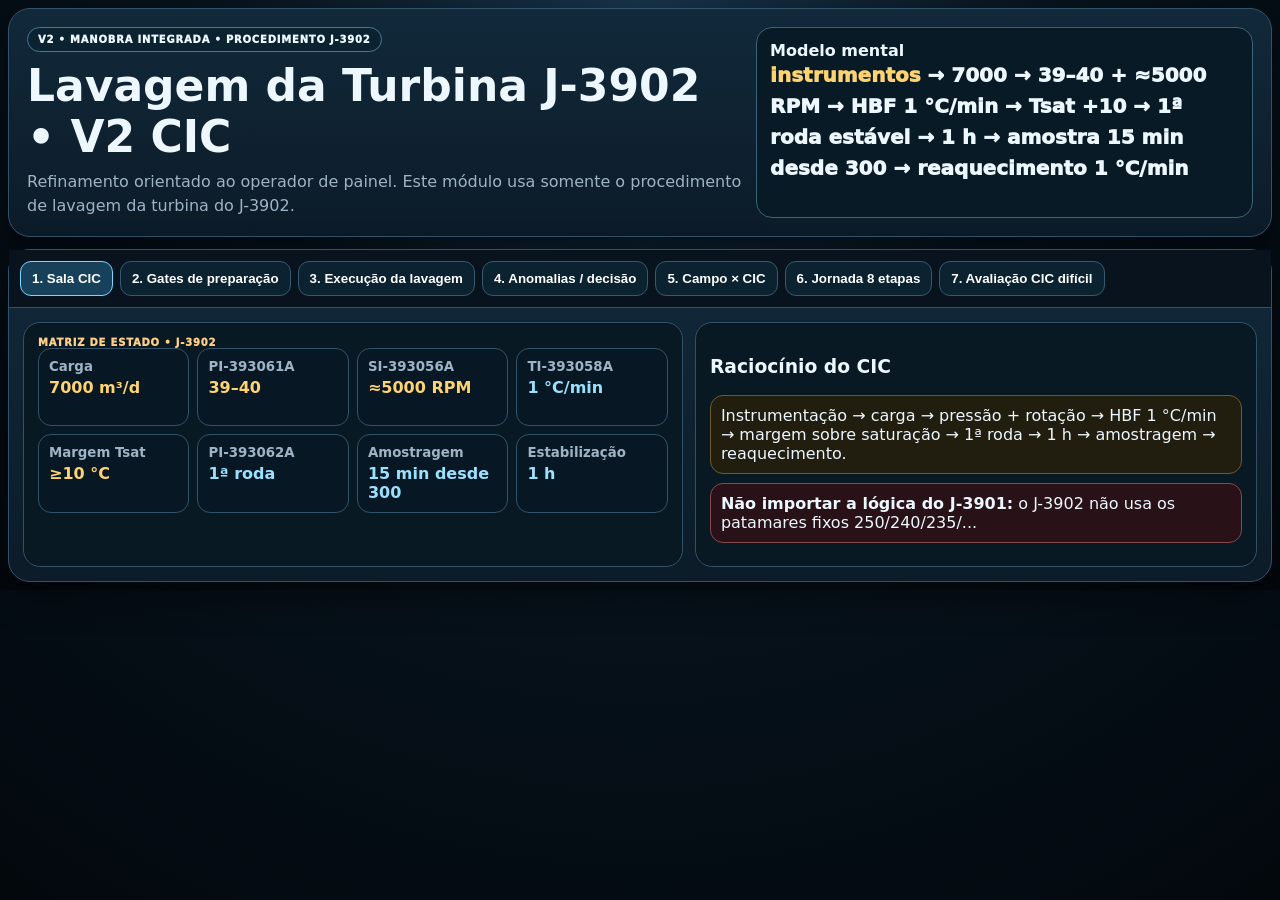
<file: Lavagem-J3902-CIC-V2-Refinada.html>
<!doctype html><html lang="pt-BR"><head><meta charset="utf-8"><meta name="viewport" content="width=device-width,initial-scale=1,viewport-fit=cover"><meta name="theme-color" content="#05101a"><title>Lavagem da Turbina J-3902 • V2 CIC</title><style>
:root{--bg:#05101a;--p:#0c1b28;--p2:#11293a;--line:#31536a;--txt:#edf7ff;--muted:#9eb4c5;--blue:#78d5ff;--green:#8ee6a0;--yellow:#ffd36f;--red:#ff9999}
*{box-sizing:border-box}html,body{margin:0;min-height:100%;font-family:Inter,system-ui,-apple-system,Segoe UI,Roboto,Arial,sans-serif;background:radial-gradient(circle at top,#18344b 0,#07131d 48%,#03080d 100%);color:var(--txt)}
body{padding:8px}.app{max-width:1500px;margin:auto;display:grid;gap:12px}.card{border:1px solid var(--line);background:linear-gradient(180deg,var(--p2),var(--p));border-radius:22px;box-shadow:0 14px 36px #0007}
.hero{padding:18px;display:grid;grid-template-columns:1.18fr .82fr;gap:14px}.chip{display:inline-flex;border:1px solid #487694;background:#0b2230;border-radius:999px;padding:6px 10px;font-size:10px;font-weight:950;letter-spacing:.08em}
.hero h1{font-size:clamp(28px,4vw,44px);margin:8px 0}.hero p{color:var(--muted);line-height:1.5;margin:0}.hero-side{border:1px solid #3e6278;background:#071a26;border-radius:16px;padding:13px}.memory{font-weight:950;line-height:1.55;font-size:clamp(15px,2vw,20px)}.memory em{font-style:normal;color:var(--yellow)}
.tabs{display:flex;gap:7px;flex-wrap:wrap;padding:11px;border-bottom:1px solid var(--line);position:sticky;top:0;background:#08131def;backdrop-filter:blur(7px);z-index:4}.tab{border:1px solid #365970;background:#0b2230;color:#fff;border-radius:11px;padding:9px 11px;font-weight:850;cursor:pointer}.tab.active{background:#17415b;border-color:#78d5ff}
.view{display:none;padding:14px}.view.active{display:block}.grid2{display:grid;grid-template-columns:1.08fr .92fr;gap:12px}.box{border:1px solid #315169;background:#081923;border-radius:17px;padding:14px}.phase{font-size:10px;color:#ffce87;font-weight:950;letter-spacing:.08em}
.stategrid{display:grid;grid-template-columns:repeat(4,1fr);gap:8px}.state{border:1px solid #31536a;background:#071824;border-radius:13px;padding:10px;min-height:78px}.state small{display:block;color:var(--muted);font-weight:800}.state b{display:block;margin-top:4px}.ok{color:var(--green)}.warn{color:var(--yellow)}.bad{color:var(--red)}.info{color:#9ae1ff}
.gate{border:1px solid #6e5a28;background:#211d0f;border-radius:13px;padding:10px;margin:9px 0}.critical{border:1px solid #88474b;background:#291217;border-radius:13px;padding:10px;margin:9px 0}.note{font-size:11px;color:var(--muted);line-height:1.45}
.logicgrid{display:grid;grid-template-columns:repeat(3,1fr);gap:9px}.logic{border:1px solid #31536a;background:#071824;border-radius:14px;padding:12px}.logic h3{margin:0 0 8px}.logic label{display:block;color:#a9bfce;font-size:11px;font-weight:800;margin:6px 0 4px}.logic input[type=checkbox]{width:auto}
input,select{width:100%;border:1px solid #365970;background:#0a1e2a;color:#fff;border-radius:10px;padding:9px;font-weight:800}.status{border-radius:11px;padding:9px;margin-top:8px;font-weight:900}.status.on{background:#12351c;border:1px solid #428a55;color:#c7f6cf}.status.off{background:#351718;border:1px solid #8f4949;color:#ffd0d0}.status.wait{background:#302711;border:1px solid #7e682d;color:#ffe5a3}
.master{border-radius:15px;padding:13px;margin-top:12px;font-weight:950;font-size:15px}.master.on{background:#12351c;border:1px solid #428a55}.master.off{background:#351718;border:1px solid #8f4949}.master.wait{background:#302711;border:1px solid #7e682d}
.route{display:flex;gap:7px;align-items:center;flex-wrap:wrap;margin:8px 0}.node{border:1px solid #3b6078;background:#0a2230;border-radius:11px;padding:8px 10px;font-weight:900;font-size:12px}.node.now{border-color:#ffd36f;background:#30250c}.node.done{border-color:#4d8d5c;background:#112d19}.arrow{font-weight:950;color:var(--blue)}
.metricgrid{display:grid;grid-template-columns:repeat(4,1fr);gap:8px}.metric{border:1px solid #31536a;background:#06141e;border-radius:12px;padding:9px;text-align:center}.metric small{display:block;color:var(--muted)}.metric b{display:block;margin-top:3px}
.roles{display:grid;grid-template-columns:1fr 1fr;gap:10px}.role{border:1px solid #315169;background:#081923;border-radius:15px;padding:13px}.role ul{padding-left:19px;line-height:1.5}.badge{display:inline-block;border:1px solid #715c2d;background:#2b220e;color:#ffe0a0;border-radius:999px;padding:4px 8px;font-size:10px;font-weight:950}
.scenario{border:1px solid #315169;background:#081923;border-radius:15px;padding:13px;margin:10px 0}.scenario h3{margin:0 0 6px}.states{display:grid;grid-template-columns:repeat(3,1fr);gap:6px;margin:8px 0}.states span{border:1px solid #29465a;background:#06111b;border-radius:10px;padding:8px;font-size:11px}.options{display:grid;gap:7px}.btn{border:1px solid #385b73;background:#102432;color:#fff;border-radius:11px;padding:10px;text-align:left;cursor:pointer;font-weight:800}.btn.correct{background:#153c20;border-color:#4b9758}.btn.incorrect{background:#3b1919;border-color:#a14b4b}.result{margin-top:8px;font-size:12px;color:#c7d9e7}
.stepnav{display:grid;grid-template-columns:repeat(8,1fr);gap:6px;margin:10px 0}.stepbtn{border:1px solid #31536a;background:#071824;color:#fff;border-radius:10px;padding:8px;font-weight:900;cursor:pointer}.stepbtn.active{border-color:#e0a462;background:#3a2814}.actions{display:grid;gap:6px}.action{border:1px solid #2e4e63;background:#06141e;border-radius:10px;padding:9px;line-height:1.4}
.score{display:grid;grid-template-columns:repeat(4,1fr);gap:7px;position:sticky;bottom:5px;background:#07131ee8;border:1px solid #31536a;border-radius:14px;padding:7px}.score div{text-align:center;border:1px solid #2d4d62;background:#06131b;border-radius:10px;padding:7px}.score b{display:block;font-size:19px}
.checklist{display:grid;grid-template-columns:repeat(2,1fr);gap:7px}.check{border:1px solid #31536a;background:#071824;border-radius:11px;padding:9px}.check label{display:flex;gap:7px;align-items:flex-start}.check input{width:auto;margin-top:2px}
@media(max-width:1050px){.stategrid,.logicgrid{grid-template-columns:1fr 1fr}.metricgrid{grid-template-columns:1fr 1fr}}@media(max-width:800px){.hero,.grid2,.roles{grid-template-columns:1fr}.stepnav{grid-template-columns:repeat(4,1fr)}.checklist{grid-template-columns:1fr}}@media(max-width:580px){.stategrid,.logicgrid,.metricgrid,.states,.score{grid-template-columns:1fr}.stepnav{grid-template-columns:repeat(2,1fr)}}
</style></head><body><div class="app"><section class="card hero"><div><span class="chip">V2 • MANOBRA INTEGRADA • PROCEDIMENTO J-3902</span><h1>Lavagem da Turbina J-3902 • V2 CIC</h1><p>Refinamento orientado ao operador de painel. Este módulo usa somente o procedimento de lavagem da turbina do J-3902.</p></div><div class="hero-side"><b>Modelo mental</b><div class="memory"><em>instrumentos</em> → 7000 → 39–40 + ≈5000 RPM → HBF 1 °C/min → Tsat +10 → 1ª roda estável → 1 h → amostra 15 min desde 300 → reaquecimento 1 °C/min</div></div></section><section class="card"><div class="tabs"><button class="tab active" data-tab="cic">1. Sala CIC</button><button class="tab" data-tab="prep">2. Gates de preparação</button><button class="tab" data-tab="wash">3. Execução da lavagem</button><button class="tab" data-tab="anom">4. Anomalias / decisão</button><button class="tab" data-tab="roles">5. Campo × CIC</button><button class="tab" data-tab="journey">6. Jornada 8 etapas</button><button class="tab" data-tab="eval">7. Avaliação CIC difícil</button></div>
<div class="view active" data-view="cic"><div class="grid2"><div class="box"><div class="phase">MATRIZ DE ESTADO • J-3902</div><div class="stategrid"><div class="state"><small>Carga</small><b class="warn">7000 m³/d</b></div><div class="state"><small>PI-393061A</small><b class="warn">39–40</b></div><div class="state"><small>SI-393056A</small><b class="warn">≈5000 RPM</b></div><div class="state"><small>TI-393058A</small><b class="info">1 °C/min</b></div><div class="state"><small>Margem Tsat</small><b class="warn">≥10 °C</b></div><div class="state"><small>PI-393062A</small><b class="info">1ª roda</b></div><div class="state"><small>Amostragem</small><b class="info">15 min desde 300</b></div><div class="state"><small>Estabilização</small><b class="info">1 h</b></div></div></div><div class="box"><h3>Raciocínio do CIC</h3><div class="gate">Instrumentação → carga → pressão + rotação → HBF 1 °C/min → margem sobre saturação → 1ª roda → 1 h → amostragem → reaquecimento.</div><div class="critical"><strong>Não importar a lógica do J-3901:</strong> o J-3902 não usa os patamares fixos 250/240/235/...</div></div></div></div>

<div class="view" data-view="prep"><div class="box"><h2>Gates de preparação</h2><div class="checklist" id="j2inst"></div><div class="logicgrid"><div class="logic"><label>Carga (m³/d)</label><input id="j2load" type="number"><label>PI-393061A</label><input id="j2p" type="number" step="0.1"><label>SI-393056A (RPM)</label><input id="j2rpm" type="number"><div id="j2prepSt" class="status wait">AGUARDANDO</div><p class="note">A fonte diz “mais próxima possível de 5000 RPM”; o simulador não inventa tolerância binária para a rotação.</p></div><div class="logic"><h3>Gate mestre</h3><div id="j2master" class="master wait">AGUARDANDO</div></div></div></div></div>

<div class="view" data-view="wash"><div class="box"><h2>Execução da lavagem — critério térmico e 1ª roda</h2><div class="logicgrid"><div class="logic"><label>T vapor (°C)</label><input id="j2tv" type="number"><label>T saturação consultada (°C)</label><input id="j2ts" type="number"><div id="j2satSt" class="status wait">AGUARDANDO</div></div><div class="logic"><label>Pressão da 1ª roda ainda varia?</label><select id="j2wheel"><option value="yes">SIM</option><option value="no">NÃO</option></select><label>Tempo sem nova variação (min)</label><input id="j2wheelT" type="number"><div id="j2wheelSt" class="status wait">AGUARDANDO</div></div><div class="logic"><label>TI-393058A atual (°C)</label><input id="j2temp" type="number"><label>Min desde última amostra</label><input id="j2sample" type="number"><label>Reaquecimento iniciou?</label><select id="j2reheat"><option value="no">NÃO</option><option value="yes">SIM</option></select><div id="j2sampleSt" class="status wait">AGUARDANDO</div></div></div></div></div>

<div class="view" data-view="anom"><div class="box"><h2>Anomalias / tomada de decisão</h2><div class="logicgrid"><div class="logic"><label>Vibração próxima do alarme?</label><select id="j2vib"><option value="no">NÃO</option><option value="yes">SIM</option></select><label>Axial próximo do alarme?</label><select id="j2ax"><option value="no">NÃO</option><option value="yes">SIM</option></select><div id="j2anomSt" class="status on">HBF PODE SEGUIR, CONFORME DEMAIS GATES</div></div><div class="logic"><label>Taxa de redução calculada (°C/min)</label><input id="j2cool" type="number" step="0.1"><div id="j2coolSt" class="status wait">REFERÊNCIA = 1 °C/min</div></div><div class="logic"><label>Taxa de reaquecimento (°C/min)</label><input id="j2heat" type="number" step="0.1"><div id="j2heatSt" class="status wait">REFERÊNCIA = 1 °C/min</div></div></div><div class="critical">Se vibração ou deslocamento axial aumentarem até próximo dos valores de alarme: reduzir HBF, aguardar estabilização e reiniciar a injeção.</div></div></div>

<div class="view" data-view="roles"><div class="roles"><div class="role"><h3>🧰 Campo</h3><ul><li>bloqueios 6'' e válvula 14'';</li><li>drenagem/aquecimento HBF;</li><li>pirômetro e condições locais;</li><li>abertura HBF;</li><li>amostrador do vapor exausto.</li></ul></div><div class="role"><h3>🎛️ CIC</h3><ul><li>carga/CENPES;</li><li>PI-393061A + SI-393056A;</li><li>TI-393058A e margem Tsat;</li><li>PI-393062A / 1ª roda;</li><li>coordenação de HBF por vibração/axial;</li><li>amostragem/reaquecimento.</li></ul></div></div><div id="j2roles"></div></div>

<div class="view" data-view="journey"><div class="box"><h2>J-3902 — sequência completa</h2><div class="stepnav" id="j2nav"></div><div id="j2step"></div><div class="critical"><strong>Nota documental preservada:</strong> a lavagem usa PI-393062A para pressão da 1ª roda; no restabelecimento, o texto registra TI-393062A para acompanhar a curva. A V2 não corrige isso silenciosamente.</div></div></div>
<div class="view" data-view="eval"><div class="box"><span class="badge">10 CENÁRIOS • 4 ALTERNATIVAS • EMBARALHADAS</span><h2>Avaliação CIC difícil — J-3902</h2><div id="j2eval"></div><div id="j2score" class="score"></div></div></div>
</section></div><script>
const $=s=>document.querySelector(s), $$=s=>[...document.querySelectorAll(s)];
$$('.tab').forEach(t=>t.onclick=()=>{$$('.tab').forEach(x=>x.classList.toggle('active',x===t));$$('.view').forEach(v=>v.classList.toggle('active',v.dataset.view===t.dataset.tab))});
function st(el,k,txt){el.className='status '+k;el.textContent=txt}
function num(id){const v=parseFloat(document.getElementById(id).value);return Number.isFinite(v)?v:null}
function shuffle(a){return [...a].sort(()=>Math.random()-.5)}
function renderQuiz(container,data,scoreEl){
 let ans=0,ok=0;
 container.innerHTML=data.map((q,i)=>{
   const opts=shuffle(q.o.map((t,j)=>({t,c:j===q.a})));
   return `<div class="scenario" data-i="${i}"><h3>${i+1}. ${q.q}</h3><div class="states">${(q.s||[]).map(x=>`<span>${x}</span>`).join('')}</div><div class="options">${opts.map(o=>`<button class="btn" data-c="${o.c?'1':'0'}">${o.t}</button>`).join('')}</div><div class="result"></div></div>`;
 }).join('');
 if(scoreEl) scoreEl.innerHTML='<div><b>0</b><small>acertos</small></div><div><b>0</b><small>erros</small></div><div><b>0/'+data.length+'</b><small>respondidas</small></div><div><b>0%</b><small>precisão</small></div>';
 container.querySelectorAll('.options button').forEach(b=>b.onclick=()=>{
   const sc=b.closest('.scenario');if(sc.dataset.done)return;sc.dataset.done='1';
   ans++;const good=b.dataset.c==='1';if(good)ok++;
   b.classList.add(good?'correct':'incorrect');sc.querySelectorAll('button').forEach(x=>x.disabled=true);
   const q=data[+sc.dataset.i];sc.querySelector('.result').textContent=(good?'✓ ':'✕ ')+(q.e||'Reavalie o gate, a ordem e a confirmação necessária.');
   if(scoreEl){const pct=Math.round(ok/ans*100);scoreEl.innerHTML=`<div><b>${ok}</b><small>acertos</small></div><div><b>${ans-ok}</b><small>erros</small></div><div><b>${ans}/${data.length}</b><small>respondidas</small></div><div><b>${pct}%</b><small>precisão</small></div>`}
 });
}
function renderSteps(nav,card,steps){
 let cur=0;
 function draw(){nav.innerHTML=steps.map((s,i)=>`<button class="stepbtn ${i===cur?'active':''}" data-i="${i}">${s.n}</button>`).join('');nav.querySelectorAll('button').forEach(b=>b.onclick=()=>{cur=+b.dataset.i;draw()});const s=steps[cur];card.innerHTML=`<div class="box"><div class="phase">ETAPA ${s.n}</div><h2>${s.t}</h2><div class="actions">${s.a.map(a=>`<div class="action">${a}</div>`).join('')}</div><div class="gate"><strong>Leitura CIC:</strong> ${s.cic}</div></div>`}draw();
}

const STEPS=[{"n": 1, "t": "Avisar áreas envolvidas", "a": ["Avisar SUPERVISOR, OP, TEU-TM e MA/ED sobre o início da manobra."], "cic": "Formalizar o início."}, {"n": 2, "t": "Verificar instrumentação", "a": ["Confirmar PI-393061A, TI-3057A, TI-393058A, PI-393062A, PIC-39908, TI-39587 e TI-393059A confiáveis."], "cic": "Lista própria do J-3902; não substituir por tags do J-3901."}, {"n": 3, "t": "Reduzir carga para 7.000 m³/d", "a": ["Reduzir carga e ajustar conforme tabela CENPES.", "Se houver folga, consultar MA/ED e EST/OT para menor redução."], "cic": "Preparar unidade sem importar limites específicos do J-3901."}, {"n": 4, "t": "Condicionar vapor / HBF e lavar", "a": ["Bloqueios 6'' fechados; drenar/aquecer HBF com pirômetro; bloquear HBF novamente.", "Abrir by-pass 6'' e fechar lentamente válvula 14''.", "Manter PI-393061A entre 39 e 40 kgf/cm² e rotação o mais próximo possível de 5000 RPM no SI-393056A.", "Abrir HBF lenta/gradualmente para reduzir 1 °C/min pelo TI-393058A.", "Manter vapor no mínimo 10 °C acima da saturação.", "Temperatura final ocorre quando não houver mais variação de pressão na 1ª roda; manter 1 h.", "Monitorar PI-393062A.", "Se vibração/deslocamento axial se aproximarem do alarme: reduzir HBF, estabilizar e reiniciar."], "cic": "Critério próprio: margem sobre saturação + pressão da 1ª roda."}, {"n": 5, "t": "Coletar condensado", "a": ["A cada 15 min, a partir de 300 °C no TI-393058A até início do reaquecimento.", "Coletar no amostrador de vapor exausto do J-3902."], "cic": "Ritmo e marco próprios do J-3902."}, {"n": 6, "t": "Restabelecer condições normais", "a": ["Reduzir HBF e reaquecer a 1 °C/min.", "A fonte registra acompanhamento da curva pelo TI-393062A.", "Solicitar acompanhamento de vibração e deslocamento axial/radial.", "Monitorar J-3902 e condutividade; avaliar novo ciclo com MA/ED."], "cic": "Preservar a redação documental, inclusive a diferença PI/TI-393062A."}, {"n": 7, "t": "Repetir se necessário", "a": ["Repetir passos 4, 5 e 6."], "cic": "Novo ciclo após avaliação."}, {"n": 8, "t": "Concluir", "a": ["Concluir e avisar áreas envolvidas."], "cic": "Encerramento formal."}],ROLES=[{"q": "Carga reduzida e Campo fechando lentamente a válvula de 14''. Qual foco do CIC?", "s": ["PI-393061A = acompanhar", "SI-393056A = acompanhar", "HBF = OFF"], "o": ["Acompanhar 39–40 kgf/cm² e rotação próxima de 5000 RPM enquanto coordena a manobra local.", "Acompanhar só a pressão e considerar a rotação dispensável até começar HBF.", "Acompanhar só a rotação e deixar a pressão variar durante o fechamento.", "Autorizar HBF antes do fechamento para usar a água como controle de pressão."], "a": 0, "e": "Pressão e rotação aparecem juntas nessa fase do J-3902."}, {"q": "HBF iniciada. Qual gate térmico o CIC deve usar?", "s": ["TI-393058A = monitorando", "Taxa = 1 °C/min", "Tsat = consultada"], "o": ["Manter T vapor pelo menos 10 °C acima da saturação enquanto acompanha a taxa.", "Aplicar o limite fixo de 200 °C, como no J-3901.", "Usar patamares 250/240/235 antes de observar a 1ª roda.", "Definir T final somente pela condutividade."], "a": 0, "e": "O J-3902 usa margem mínima de 10 °C sobre saturação."}, {"q": "Vibração/axial chegam próximos ao alarme. Qual coordenação é prevista?", "s": ["HBF = ON", "Vibração = ↑", "Axial = ↑"], "o": ["Solicitar redução da HBF, aguardar estabilização e depois reiniciar.", "Manter HBF constante até completar 1 h na temperatura final.", "Aumentar HBF para reduzir mais rápido a temperatura.", "Encerrar lavagem e iniciar reaquecimento sem esperar estabilizar."], "a": 0, "e": "A observação 2 define reduzir HBF, estabilizar e reiniciar."}, {"q": "TI-393058A atingiu 300 °C e o reaquecimento ainda não começou. Qual ação?", "s": ["T = 300 °C", "Reaquecimento = NÃO", "Amostragem = iniciar"], "o": ["Iniciar amostras de condutividade a cada 15 min.", "Iniciar amostras a cada 10 min, como no J-3901.", "Aguardar a temperatura final para iniciar amostras.", "Esperar completar 1 h antes da primeira amostra."], "a": 0, "e": "No J-3902: 15 min desde 300 °C até o reaquecimento."}, {"q": "Pressão da 1ª roda estabilizou, mas apenas há 20 min. Qual decisão do CIC?", "s": ["PI-393062A = sem variação", "Tempo estável = 20 min", "HBF = condição final"], "o": ["Manter a condição até completar 1 h antes de considerar o gate atendido.", "Iniciar reaquecimento porque a pressão já parou de variar.", "Reduzir mais a temperatura até 200 °C antes de contar tempo.", "Usar a condutividade como único critério para encerrar a estabilização."], "a": 0, "e": "A fonte exige permanência de 1 h nessa condição."}, {"q": "O Campo confirma uma ação local, mas o painel mostra resposta diferente da esperada. O que fazer?", "s": ["Campo = executou", "Painel = divergente", "Próxima etapa = pendente"], "o": ["Manter o gate aberto e reconciliar Campo × indicação antes de avançar.", "Aceitar a confirmação local e verificar o painel apenas na próxima fase.", "Repetir a ação local e avançar após nova confirmação verbal.", "Avançar se não houver alarme ativo no CIC."], "a": 0, "e": "A manobra precisa de confirmação coerente entre execução e resposta do processo."}],EVALS=[{"q": "PI-393061A 39,4 e SI-393056A 4980 RPM. Qual leitura?", "s": ["PI = 39,4", "RPM = 4980", "HBF = OFF"], "o": ["Pressão está na faixa e rotação próxima da referência; manter demais confirmações.", "Pressão atende, mas a rotação deve ser exatamente 5000 para permitir avanço.", "Rotação atende, mas a pressão deveria ser 37–38.", "A condição já define a temperatura final da lavagem."], "a": 0}, {"q": "T vapor 310 e Tsat 302. Qual status?", "s": ["T vapor = 310", "Tsat = 302", "Margem = 8"], "o": ["Margem abaixo dos 10 °C mínimos; gate térmico não atendido.", "Margem atende porque está acima da saturação.", "Gate atende se RPM estiver próxima de 5000.", "Margem só importa depois de 1 h na condição final."], "a": 0}, {"q": "Pressão da 1ª roda sem nova variação há 15 min. Próximo passo?", "s": ["PI-393062A = estável", "Tempo = 15 min", "HBF = condição final"], "o": ["Manter a condição até completar 1 h.", "Iniciar reaquecimento imediatamente.", "Coletar uma única amostra e encerrar.", "Reduzir até 200 °C antes da contagem."], "a": 0}, {"q": "TI-393058A 300 °C, última amostra há 15 min e não iniciou reaquecimento. O que fazer?", "s": ["T = 300", "Amostra = 15 min", "Reaquecimento = NÃO"], "o": ["Realizar nova amostra/análise de condutividade.", "Aguardar 10 min porque a periodicidade é a do J-3901.", "Encerrar amostragens ao atingir 300 °C.", "Esperar 1 h para iniciar amostragem."], "a": 0}, {"q": "Vibração próxima do alarme com HBF em injeção. Qual resposta?", "s": ["Vibração = próxima alarme", "Axial = subindo", "HBF = ON"], "o": ["Reduzir HBF, aguardar estabilização e reiniciar.", "Manter HBF e reduzir RPM para 4500.", "Aumentar HBF para encurtar o tempo de lavagem.", "Iniciar reaquecimento a 9 °C/min."], "a": 0}, {"q": "Qual critério define a temperatura final do J-3902?", "s": ["1ª roda = monitorar", "Tsat = consultar", "T final = decidir"], "o": ["Ausência de nova variação de pressão na 1ª roda, mantendo ainda a margem térmica prevista.", "Atingir necessariamente 200 °C, como no J-3901.", "Condutividade mínima, independentemente da pressão na 1ª roda.", "Rotação exatamente 5000 RPM por 1 h."], "a": 0}, {"q": "Instrumentação PI-393062A não confiável antes da lavagem. Qual gate?", "s": ["PI-393062A = não confiável", "Demais = OK", "Carga = ainda normal"], "o": ["Não tratar o sistema como pronto; a pressão da 1ª roda é variável decisória.", "Prosseguir e usar TI-393058A como substituto da pressão.", "Prosseguir e definir a temperatura final apenas pela saturação.", "Prosseguir até 300 °C e verificar PI-393062A depois."], "a": 0}, {"q": "Reaquecimento a 1 °C/min. Como tratar a tag citada na fonte?", "s": ["Reaquecimento = 1 °C/min", "Fonte = TI-393062A", "Lavagem = PI-393062A"], "o": ["Preservar a diferença documental e sinalizá-la, sem correção silenciosa.", "Corrigir para TI-393058A sem aviso.", "Trocar para PI-393062A e tratar pressão como temperatura.", "Omitir a tag no material."], "a": 0}, {"q": "Temperatura 295 °C e reaquecimento ainda não iniciou. Amostragem?", "s": ["TI-393058A = 295", "Reaquecimento = NÃO", "Amostras = não iniciadas"], "o": ["Ainda não atingiu o marco de 300 °C para iniciar a rotina.", "Já deveria estar coletando a cada 15 min desde o início da HBF.", "Deve coletar a cada 10 min por analogia com J-3901.", "Só coleta após 1 h na condição final."], "a": 0}, {"q": "Primeiro ciclo encerrado e condutividade avaliada. Próxima decisão?", "s": ["Ciclo 1 = concluído", "Condutividade = avaliada", "MA/ED = disponível"], "o": ["Avaliar com MA/ED a necessidade de repetir passos 4, 5 e 6.", "Repetir obrigatoriamente o ciclo uma vez.", "Concluir automaticamente sem nova avaliação.", "Repetir somente a amostragem."], "a": 0}];
const inst2=['PI-393061A','TI-3057A','TI-393058A','PI-393062A','PIC-39908','TI-39587','TI-393059A'];
j2inst.innerHTML=inst2.map((x,i)=>`<div class="check"><label><input type="checkbox" class="j2ic">${x} confiável</label></div>`).join('');
function prep2(){const all=$$('.j2ic').every(x=>x.checked),load=num('j2load'),p=num('j2p'),rpm=num('j2rpm');if(load!==null&&p!==null&&rpm!==null){const base=load===7000&&p>=39&&p<=40;st(j2prepSt,base?'wait':'off',`${base?'CARGA/PRESSÃO ATENDIDAS':'REVER CARGA / PI-393061A'} • RPM=${rpm} (ref. ≈5000)`) ;if(all&&base){j2master.className='master wait';j2master.textContent='INSTRUMENTAÇÃO + CARGA + PRESSÃO OK • CONFIRMAR ROTACÃO O MAIS PRÓXIMA POSSÍVEL DE 5000 RPM'}else{j2master.className='master off';j2master.textContent='PREPARAÇÃO INCOMPLETA'}}else{st(j2prepSt,'wait','AGUARDANDO');j2master.className='master wait';j2master.textContent='AGUARDANDO DADOS'}}
$$('.j2ic').forEach(x=>x.onchange=prep2);['j2load','j2p','j2rpm'].forEach(id=>document.getElementById(id).oninput=prep2);prep2();
function wash2(){const tv=num('j2tv'),ts=num('j2ts'),wt=num('j2wheelT'),temp=num('j2temp'),sm=num('j2sample');if(tv!==null&&ts!==null){const d=tv-ts;st(j2satSt,d>=10?'on':'off',`MARGEM = ${d.toFixed(1)} °C • mínimo 10 °C`)}else st(j2satSt,'wait','AGUARDANDO');if(j2wheel.value==='yes')st(j2wheelSt,'wait','PRESSÃO DA 1ª RODA AINDA VARIA');else if(wt!==null)st(j2wheelSt,wt>=60?'on':'wait',wt>=60?'1 h CUMPRIDA':'MANTER CONDIÇÃO ATÉ 1 h');else st(j2wheelSt,'wait','INFORMAR TEMPO');if(temp!==null&&sm!==null){if(j2reheat.value==='yes')st(j2sampleSt,'on','REAQUECIMENTO INICIADO — ENCERRA AMOSTRAGEM');else if(temp>=300)st(j2sampleSt,sm>=15?'off':'on',sm>=15?'NOVA AMOSTRA DEVIDA':'INTERVALO <15 min');else st(j2sampleSt,'wait','AGUARDAR 300 °C')}else st(j2sampleSt,'wait','AGUARDANDO')}
['j2tv','j2ts','j2wheel','j2wheelT','j2temp','j2sample','j2reheat'].forEach(id=>document.getElementById(id).oninput=wash2);wash2();
function anom2(){const danger=j2vib.value==='yes'||j2ax.value==='yes';st(j2anomSt,danger?'off':'on',danger?'REDUZIR HBF → ESTABILIZAR → REINICIAR':'HBF PODE SEGUIR, CONFORME DEMAIS GATES');const c=num('j2cool');if(c!==null)st(j2coolSt,Math.abs(c-1)<1e-9?'on':'wait',`VALOR = ${c} • referência 1 °C/min`);else st(j2coolSt,'wait','REFERÊNCIA = 1 °C/min');const h=num('j2heat');if(h!==null)st(j2heatSt,Math.abs(h-1)<1e-9?'on':'wait',`VALOR = ${h} • referência 1 °C/min`);else st(j2heatSt,'wait','REFERÊNCIA = 1 °C/min')}
['j2vib','j2ax','j2cool','j2heat'].forEach(id=>document.getElementById(id).oninput=anom2);anom2();
renderQuiz(j2roles,ROLES,null);renderSteps(j2nav,j2step,STEPS);renderQuiz(j2eval,EVALS,j2score);
</script></body></html>
</file>
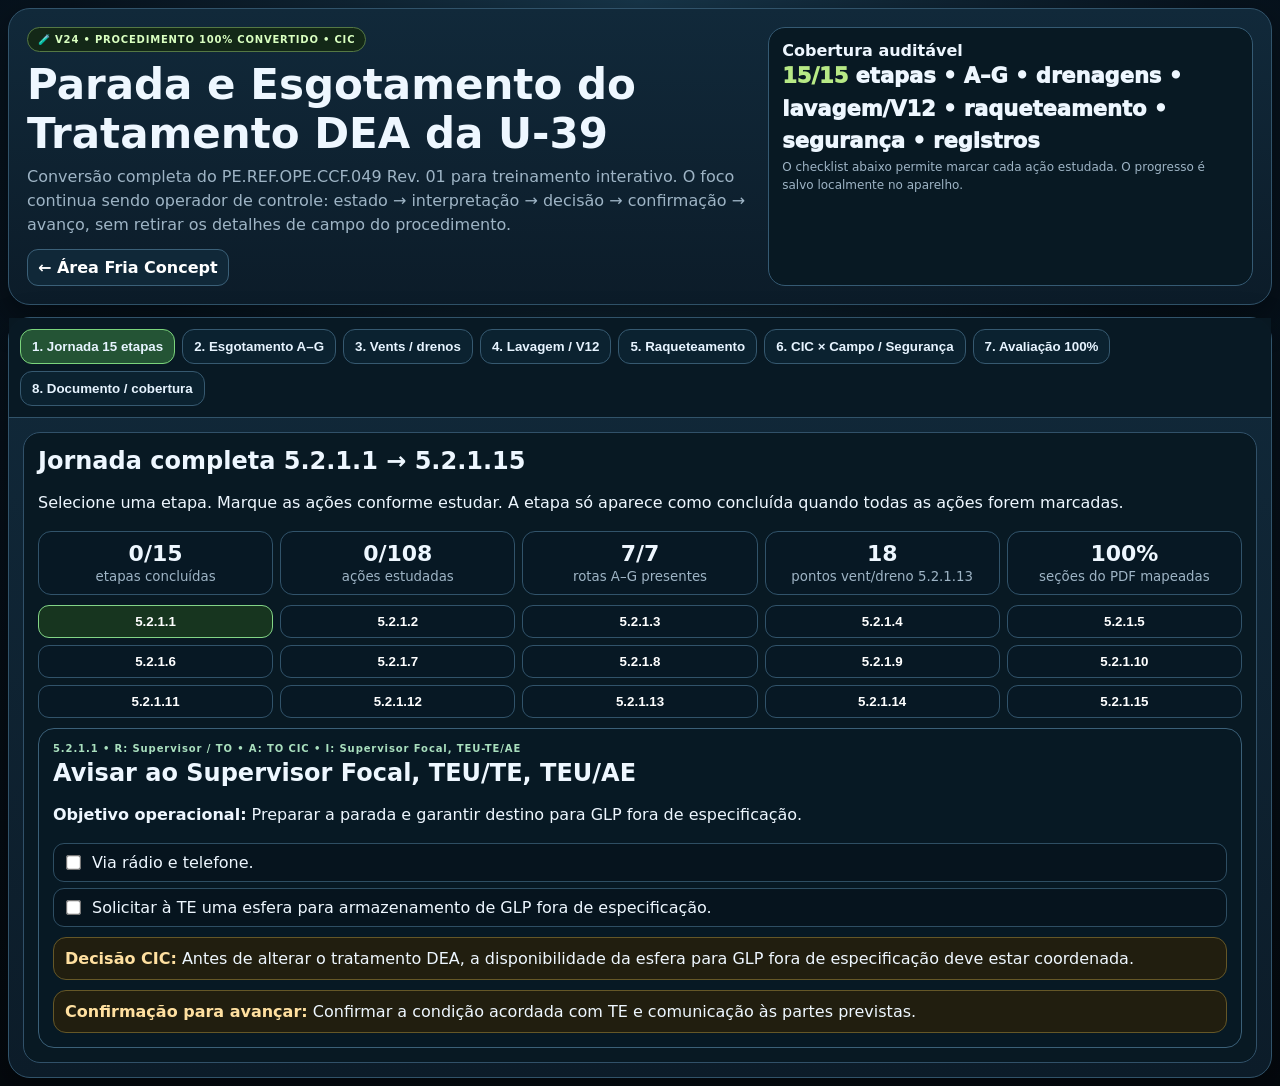
<file: parada-esgotamento-dea-u39.html>
<!doctype html>
<html lang="pt-BR">
<head>
<meta charset="utf-8">
<meta name="viewport" content="width=device-width,initial-scale=1,viewport-fit=cover">
<meta name="theme-color" content="#071018">
<title>Parada e Esgotamento DEA U-39 • V24 Completo</title>
<style>
:root{--bg:#06111b;--panel:#0c1c29;--panel2:#11293a;--line:#31536a;--txt:#eef7ff;--muted:#9eb4c5;--blue:#69c9ff;--green:#8dde8a;--lime:#b7e986;--yellow:#ffd267;--red:#ff9696}
*{box-sizing:border-box}html,body{margin:0;min-height:100%;font-family:Inter,system-ui,-apple-system,Segoe UI,Roboto,Arial,sans-serif;background:radial-gradient(circle at top,#17364a,#07131e 45%,#04090e);color:var(--txt)}body{padding:8px}
.app{max-width:1480px;margin:auto;display:grid;gap:12px}.card{background:linear-gradient(180deg,var(--panel2),var(--panel));border:1px solid var(--line);border-radius:22px;box-shadow:0 14px 36px #0006}
.hero{padding:18px;display:grid;grid-template-columns:1.2fr .8fr;gap:14px}.kicker{display:inline-flex;border:1px solid #557844;background:#132817;color:#d9ffc0;border-radius:999px;padding:6px 10px;font-size:10px;font-weight:900;letter-spacing:.08em}
h1{font-size:clamp(27px,4vw,42px);margin:8px 0 7px}.hero p{margin:0;color:var(--muted);line-height:1.5}.hero-side{border:1px solid #355a73;background:#081923;border-radius:17px;padding:13px}
.memory{font-size:clamp(15px,2vw,21px);font-weight:950;line-height:1.55}.memory span{color:var(--lime)}.navback{display:inline-flex;text-decoration:none;color:#fff;border:1px solid #3b6078;background:#102838;border-radius:11px;padding:8px 10px;font-weight:850;margin-top:12px}
.tabs{display:flex;gap:7px;flex-wrap:wrap;padding:11px;border-bottom:1px solid var(--line);position:sticky;top:0;background:#091923f2;backdrop-filter:blur(8px);z-index:5}.tab{border:1px solid #365970;background:#0b2230;color:#e7f4ff;border-radius:12px;padding:9px 11px;font-weight:850;cursor:pointer}.tab.active{background:#245435;border-color:#7bd47c}
.view{display:none;padding:14px}.view.active{display:block}.grid2{display:grid;grid-template-columns:1.05fr .95fr;gap:12px}.grid3{display:grid;grid-template-columns:repeat(3,1fr);gap:9px}
.box{border:1px solid #315169;background:#081923;border-radius:17px;padding:14px}.box h2,.box h3{margin:0 0 8px}.box p,.box li{line-height:1.5}.subtle{color:var(--muted);font-size:12px}.phase{font-size:10px;color:#a9dfbe;font-weight:900;letter-spacing:.09em;margin-bottom:5px}
.btn{border:1px solid #3b6079;background:#102838;color:#fff;border-radius:11px;padding:9px 11px;font-weight:850;cursor:pointer;text-align:left}.btn.primary{background:#205f34;border-color:#5fa36d}.btn:disabled{opacity:.45;cursor:not-allowed}
.coverage{display:grid;grid-template-columns:repeat(5,1fr);gap:7px}.cov{border:1px solid #31536a;background:#071824;border-radius:13px;padding:9px;text-align:center}.cov b{display:block;font-size:22px}.cov small{color:var(--muted)}
.stepnav{display:grid;grid-template-columns:repeat(5,1fr);gap:7px;margin:10px 0}.stepbtn{border:1px solid #31536a;background:#071824;color:#fff;border-radius:11px;padding:8px;font-weight:900;cursor:pointer}.stepbtn.active{border-color:#83d587;background:#17351f}.stepbtn.done{box-shadow:inset 0 0 0 1px #4e925e}
.stepcard{border:1px solid #3b6078;background:#071924;border-radius:16px;padding:14px}.stepcard h2{margin:4px 0 6px}.actionlist{display:grid;gap:6px;margin:10px 0}.action{border:1px solid #2e4e63;background:#06141e;border-radius:11px;padding:9px;display:grid;grid-template-columns:auto 1fr;gap:9px;align-items:start}.action input{margin-top:3px;transform:scale(1.15)}.action.checked{border-color:#4f8c5a;background:#0d2716}
.gate{border:1px solid #655727;background:#211e0f;border-radius:13px;padding:11px;margin-top:10px}.gate strong{color:#ffe0a0}.feedback{display:none;margin-top:10px;border-radius:11px;padding:10px;line-height:1.45}.feedback.show{display:block}.feedback.yes{border:1px solid #4a9159;background:#12351c}.feedback.no{border:1px solid #944848;background:#381717}
.routegrid{display:grid;grid-template-columns:1fr 1fr;gap:8px}.route{border:1px solid #31536a;background:#071824;border-radius:13px;padding:10px}.route b{display:block}.route small{color:var(--muted)}
.detailgrid{display:grid;grid-template-columns:repeat(3,1fr);gap:8px}.detail{border:1px solid #31536a;background:#071824;border-radius:13px;padding:10px}.detail h4{margin:0 0 7px}.detail ul{padding-left:18px;font-size:12px}.detail li{margin:5px 0}
.assess{border:1px solid #315169;background:#081923;border-radius:15px;padding:13px;margin:10px 0}.assess h3{margin:0 0 7px}.assess button{display:block;width:100%;margin-top:6px}.assess .result{display:none;margin-top:8px;padding:9px;border-radius:10px}.assess.answered .result{display:block}.assess.correct .result{background:#12351c;border:1px solid #428a55}.assess.incorrect .result{background:#351718;border:1px solid #8f4949}
.rolegrid{display:grid;grid-template-columns:1fr 1fr;gap:9px}.role{border:1px solid #31536a;background:#071824;border-radius:14px;padding:11px}.critical{border:1px solid #705a28;background:#201c0d;border-radius:13px;padding:10px;margin:7px 0}.critical b{color:#ffe0a0}
.docsec{border:1px solid #31536a;background:#071824;border-radius:14px;padding:12px;margin:8px 0}.docsec h3{margin:0 0 7px}.docsec ul{padding-left:20px}
.scorebar{display:grid;grid-template-columns:repeat(4,1fr);gap:7px;position:sticky;bottom:6px;background:#07131ee8;padding:7px;border-radius:14px;border:1px solid #31536a}.scorebar div{text-align:center;border:1px solid #2f4c60;background:#06131b;border-radius:10px;padding:7px}.scorebar b{display:block;font-size:19px}
.note{border:1px solid #685a26;background:#241f0d;color:#ffebaa;border-radius:12px;padding:10px;font-size:12px;line-height:1.45;margin-top:11px}
@media(max-width:1050px){.stepnav{grid-template-columns:repeat(3,1fr)}.detailgrid{grid-template-columns:1fr 1fr}.coverage{grid-template-columns:repeat(3,1fr)}}
@media(max-width:900px){.hero,.grid2,.rolegrid{grid-template-columns:1fr}.grid3,.routegrid{grid-template-columns:1fr}}
@media(max-width:620px){body{padding:4px}.view{padding:8px}.stepnav,.detailgrid,.coverage,.scorebar{grid-template-columns:1fr}.tab{font-size:11px}}
</style>
</head>
<body>
<div class="app">
<section class="card hero">
<div>
<span class="kicker">🧪 V24 • PROCEDIMENTO 100% CONVERTIDO • CIC</span>
<h1>Parada e Esgotamento do Tratamento DEA da U-39</h1>
<p>Conversão completa do PE.REF.OPE.CCF.049 Rev. 01 para treinamento interativo. O foco continua sendo operador de controle: estado → interpretação → decisão → confirmação → avanço, sem retirar os detalhes de campo do procedimento.</p>
<a class="navback" href="./index.html?v=24#integratedManeuvers">← Área Fria Concept</a>
</div>
<div class="hero-side">
<b>Cobertura auditável</b>
<div class="memory"><span>15/15</span> etapas • A–G • drenagens • lavagem/V12 • raqueteamento • segurança • registros</div>
<p class="subtle">O checklist abaixo permite marcar cada ação estudada. O progresso é salvo localmente no aparelho.</p>
</div>
</section>

<section class="card">
<div class="tabs">
<button class="tab active" data-tab="journey">1. Jornada 15 etapas</button>
<button class="tab" data-tab="inventory">2. Esgotamento A–G</button>
<button class="tab" data-tab="drain">3. Vents / drenos</button>
<button class="tab" data-tab="wash">4. Lavagem / V12</button>
<button class="tab" data-tab="blind">5. Raqueteamento</button>
<button class="tab" data-tab="roles">6. CIC × Campo / Segurança</button>
<button class="tab" data-tab="exam">7. Avaliação 100%</button>
<button class="tab" data-tab="doc">8. Documento / cobertura</button>
</div>

<div class="view active" data-view="journey">
<div class="box">
<h2>Jornada completa 5.2.1.1 → 5.2.1.15</h2>
<p>Selecione uma etapa. Marque as ações conforme estudar. A etapa só aparece como concluída quando todas as ações forem marcadas.</p>
<div class="coverage" id="coverageTop"></div>
<div class="stepnav" id="stepNav"></div>
<div id="stepCard" class="stepcard"></div>
</div>
</div>

<div class="view" data-view="inventory">
<div class="box">
<h2>5.2.1.7 — Descartar a DEA do Sistema</h2>
<p>Treine as rotas A–G como mapa de origem → destino → elemento de controle → condição de confirmação.</p>
<div id="inventoryGrid" class="detailgrid"></div>
</div>
</div>

<div class="view" data-view="drain">
<div class="box">
<h2>Drenagem completa: 5.2.1.8 + 5.2.1.13</h2>
<p>Os destinos são parte da decisão. O treinamento separa esgoto amínico de esgoto oleoso exatamente como o documento.</p>
<div id="drainGrid" class="detailgrid"></div>
</div>
</div>

<div class="view" data-view="wash">
<div class="box">
<h2>5.2.1.14 — Lavagem com água / V12 / retrolavagem</h2>
<p>Cada bloco abaixo representa uma preparação específica do procedimento. Nenhum equipamento foi condensado em “lavar geral”.</p>
<div id="washGrid" class="detailgrid"></div>
</div>
</div>

<div class="view" data-view="blind">
<div class="box">
<h2>5.2.1.15 — Raqueteamento / Figura 8</h2>
<div class="note"><b>Gate anterior à entrega:</b> realizar teste de explosividade e H₂S; somente com resultado satisfatório entregar o equipamento para manutenção.</div>
<div id="blindGrid" class="detailgrid" style="margin-top:10px"></div>
</div>
</div>

<div class="view" data-view="roles">
<div class="grid2">
<div class="box">
<h2>CIC × Campo</h2>
<div id="roleGrid"></div>
</div>
<div class="box">
<h2>Itens críticos para verificação</h2>
<div id="criticalGrid"></div>
<div class="note">Em caso de anomalias decorrentes dessas atividades, o procedimento direciona o tratamento conforme o padrão de Diretrizes para Tratar Anomalias do Processo.</div>
</div>
</div>
</div>

<div class="view" data-view="exam">
<div class="box">
<h2>Avaliação completa</h2>
<p>Questões embaralhadas cobrindo as 15 etapas, subetapas A–G, drenagem, lavagem, raqueteamento, itens críticos e registros.</p>
<div id="examList"></div>
<div class="scorebar" id="scoreBar"></div>
</div>
</div>

<div class="view" data-view="doc">
<div class="box">
<h2>Documento-base e matriz de cobertura</h2>
<div id="docMeta"></div>
<div id="coverageMatrix"></div>
</div>
</div>
</section>
</div>

<script>
const STEPS=[{"id": "5.2.1.1", "title": "Avisar ao Supervisor Focal, TEU/TE, TEU/AE", "owners": "R: Supervisor / TO • A: TO CIC • I: Supervisor Focal, TEU-TE/AE", "objective": "Preparar a parada e garantir destino para GLP fora de especificação.", "actions": ["Via rádio e telefone.", "Solicitar à TE uma esfera para armazenamento de GLP fora de especificação."], "decision": "Antes de alterar o tratamento DEA, a disponibilidade da esfera para GLP fora de especificação deve estar coordenada.", "confirm": "Confirmar a condição acordada com TE e comunicação às partes previstas."}, {"id": "5.2.1.2", "title": "Regenerar a DEA do sistema", "owners": "R: Supervisor / TO • A: TO CIC / TO Campo", "objective": "Reduzir o teor de H₂S do inventário antes da parada.", "actions": ["Fazer circulação do inventário com a E-3913 aquecida durante o tempo necessário para que o teor de H₂S seja inferior a 0,2%."], "decision": "Se H₂S ainda estiver ≥ 0,2%, manter a regeneração.", "confirm": "Gate concluído somente com H₂S confirmado < 0,2%."}, {"id": "5.2.1.3", "title": "Desviar o gás ácido da URE para flare químico", "owners": "R: Supervisor / TO • A: TO CIC • I: Supervisor Focal, TEU-AE", "objective": "Alterar a rota do gás ácido preservando o controle da pressão do sistema.", "actions": ["Fechar PV-39524A através do PIC-39524A.", "Controlar a pressão do sistema através da PV-39524B."], "decision": "A mudança de rota não se encerra no fechamento da PV-39524A; o CIC deve acompanhar o controle da pressão.", "confirm": "Confirmar gás ácido desviado para flare químico e pressão sob controle pela estratégia prevista."}, {"id": "5.2.1.4", "title": "Cortar vapor de baixa para o C-3943 A/B (refervedor da E-3913)", "owners": "R: Supervisor / TO • A: TO Campo", "objective": "Retirar a fonte térmica da E-3913.", "actions": ["Fechar o PIC-39549.", "Fechar o TIC-39544.", "Bloquear a montante e jusante do C-3943 A/B."], "decision": "Com gás ácido já desviado, retirar a energia térmica conforme a sequência.", "confirm": "Confirmar PIC-39549/TIC-39544 fechados e bloqueios do C-3943 A/B realizados."}, {"id": "5.2.1.5", "title": "Parar a circulação de DEA", "owners": "R: Supervisor / TO • A: TO Campo", "objective": "Encerrar circulação somente após resfriamento suficiente.", "actions": ["Parar a circulação de DEA quando a temperatura cair a ± 35°C."], "decision": "Se temperatura ainda estiver acima da condição de aproximadamente 35°C, manter circulação.", "confirm": "Confirmar temperatura em torno de ±35°C antes da parada da circulação."}, {"id": "5.2.1.6", "title": "Retirar os C-3941 e C-3942 de operação", "owners": "R: Supervisor / TO • A: TO CIC / TO Campo", "objective": "Retirar o sistema de resfriamento da condição normal.", "actions": ["Parar os ventiladores do C-3941.", "Cortar a água de refrigeração para o C-3942 (condensador de topo da E-3913)."], "decision": "Após a circulação parada no critério térmico, retirar C-3941/C-3942.", "confirm": "Confirmar ventiladores C-3941 parados e água de refrigeração do C-3942 cortada."}, {"id": "5.2.1.7", "title": "Descartar a DEA do Sistema", "owners": "R: Supervisor / TO • A: TO CIC / TO Campo", "objective": "Retirar os inventários de DEA pelas rotas previstas no procedimento.", "actions": ["A) Esgotar o F-3932 para a E-3913. Manter J-3929 A/B operando até cavitar, para zerar o inventário de DEA.", "B) Esgotar a DEA da E-3912 para o F-3931. Drenar através da LV-39503 sob controle do LIC-39503; se necessário baixar o set point do PIC-39555 para facilitar o escoamento. Durante a drenagem, ter cuidado para não arrastar GLP.", "C) Esgotar a DEA do F-3930. Abrir o dreno para esgoto amínico; abrir interligação da descarga da J-3930 com F-3936; manter J-3930 operando drenando F-3937 para F-3936; solicitar Carro Vácuo.", "D) Drenar a DEA do F-3929. Abrir dreno para esgoto amínico e recolher inventário para Carro Vácuo.", "E) Esgotar a DEA da E-3911 para F-3931 através da LV-39509 sob controle LIC-39509; se necessário baixar set point do PIC-39555 para facilitar escoamento.", "F) Esgotar toda DEA do F-3931 para E-3913. Pressurizar F-3931 através da PV-39518A sob controle do PIC-39518 e abrir FV-39534.", "G) Descartar a DEA da E-3913 para F-3936. Bloquear entrada de DEA pobre em FFV-39521 (E-3912), FFV-39522 (E-3911) e linha de 2” a montante do FT-39508 (chuveiro de DEA pobre para F-3931); abrir interligação da descarga da J-3928 A/B para F-3936 através da HS-39513."], "decision": "Executar as rotas A–G na ordem e com os destinos previstos, sem trocar origem/destino.", "confirm": "Confirmar cada inventário esgotado e cada gate específico (cavitação J-3929, controle de GLP, pressurização/abertura das rotas, bloqueios de DEA pobre)."}, {"id": "5.2.1.8", "title": "Drenar os equipamentos para esgoto amínico", "owners": "R: Supervisor / TO • A: TO CIC / TO Campo", "objective": "Drenar equipamentos do circuito de DEA para o destino especificado.", "actions": ["Manter a J-3930 operando para o F-3936 para não deixar o nível do mesmo fora de controle.", "Abrir o dreno dos equipamentos para esgoto amínico: C-3940 (intercambiador DEA pobre/DEA rica, casco e tubos); C-3944 (resfriador DEA pobre, tubos); C-3945 (resfriador DEA pobre, casco); C-3946 (resfriador DEA pobre para E-3912, tubos); G-3901 A/B (filtro DEA pobre); G-3902 (filtro de carvão DEA pobre)."], "decision": "Durante a drenagem, manter atenção ao nível de F-3936 e à rota correta dos equipamentos.", "confirm": "Confirmar J-3930 na condição prevista e drenos dos equipamentos alinhados para esgoto amínico."}, {"id": "5.2.1.9", "title": "Retirar o C-3944 e C-3945 de operação", "owners": "R: Supervisor / TO • A: TO CIC / TO Campo", "objective": "Retirar os resfriadores da condição de operação.", "actions": ["Parar os motores do C-3944.", "Bloquear a água para o C-3945."], "decision": "Retirar ambos os equipamentos, não apenas um deles.", "confirm": "Confirmar motores C-3944 parados e água para C-3945 bloqueada."}, {"id": "5.2.1.10", "title": "Bloquear a linha de carga da E-3911 e do topo do F-3929", "owners": "R: Supervisor / TO • A: TO CIC / TO Campo", "objective": "Isolar as linhas indicadas antes do deslocamento do GLP.", "actions": ["Fechar a HV-39501 e a MCV-39501.", "Bloquear a linha de carga da E-3911."], "decision": "Não avançar ao deslocamento de GLP sem os bloqueios previstos.", "confirm": "Confirmar HV-39501/MCV-39501 fechadas e linha de carga da E-3911 bloqueada."}, {"id": "5.2.1.11", "title": "Deslocar o GLP para o flare", "owners": "R: Supervisor / TO • A: TO CIC / TO Campo", "objective": "Deslocar GLP e condicionar níveis/rotas com água conforme o procedimento.", "actions": ["Abrir a válvula de vente para o flare.", "Bloquear válvula de 2” a jusante da XV-39511 (fundo do F-3929).", "Abrir a injeção de água de lavagem na base da E-3911.", "Observar o nível do F-3929.", "Fechar o PIC-39518.", "Bloquear as válvulas a montante e jusante da PV-39518A, PV-39518B e PV-39518C.", "Colocar a HS-39515 no manual.", "Bloquear as válvulas a montante e jusante da XV-39515.", "Abrir a injeção de água de lavagem a jusante do C-3940 (tubos) até que o F-3931 esteja com nível de 80%.", "Manter fechado o vent do topo do F-3931 (“2”) e a FV-39538 de entrada da E-3913 aberta.", "Parar a injeção de água para o F-3931.", "Abrir a injeção de água industrial no fundo da E-3913 até que apareça nível desejado na mesma.", "Drenar a E-3911 e E-3912.", "Observar o aparecimento de nível nas torres."], "decision": "Essa fase exige acompanhamento de rota para flare, níveis e estados dos controles/bloqueios em conjunto.", "confirm": "Confirmar os bloqueios, a condição de 80% no F-3931, a condição de vent/FV-39538, níveis formados conforme previsto e drenagem das torres."}, {"id": "5.2.1.12", "title": "Liberar o tratamento DEA para lavagem e purga química", "owners": "R: Supervisor / TO • A: TO Campo", "objective": "Condicionar o sistema para a etapa de lavagem/purga química.", "actions": ["Condicionar, junto com a empresa contratada, o sistema DEA para lavagem e purga química."], "decision": "A passagem para lavagem/purga química depende do condicionamento conjunto previsto.", "confirm": "Confirmar sistema condicionado com a empresa contratada."}, {"id": "5.2.1.13", "title": "Esgotar e purgar os equipamentos", "owners": "R: Supervisor / TO • A: TO Campo", "objective": "Abrir vents/drenos de cada equipamento para os destinos especificados.", "actions": ["Abrir vent do topo do F-3935 e válvula de 2” de dreno para esgoto oleoso.", "Abrir vent do topo da E-3912 e válvula na linha de dreno 2” para esgoto oleoso.", "Abrir vent do topo do F-3930 e válvula da linha de dreno 2” para esgoto amínico.", "Abrir vent do topo do F-3929 e válvula da linha de dreno 1” para esgoto amínico.", "Abrir vent do topo da E-3911 e válvula da linha de dreno de 3” para esgoto oleoso.", "Abrir vent do topo do F-3931 e válvula da linha de dreno de 2” para esgoto oleoso.", "Abrir vent do topo da E-3913 e válvula da linha de dreno de 3” para esgoto oleoso.", "Abrir vent do topo do F-3932 e válvula da linha de dreno 1” para esgoto oleoso.", "Abrir vent do topo do F-3937 e válvula da linha de dreno ¾” para esgoto oleoso.", "Abrir dreno a jusante do C-3946 (tubos) 2” para esgoto oleoso e vent do mesmo.", "Abrir dreno a jusante do C-3945 (casco) 2” para esgoto oleoso e vent do mesmo.", "Abrir dreno a jusante do C-3944 de 1” para esgoto oleoso e vent do mesmo.", "Abrir dreno do G-3901 A/B 2” para esgoto oleoso e vent no topo.", "Abrir dreno do G-3902 de 1½” para esgoto oleoso e vent.", "Abrir dreno do C-3940 A/B de 1” para esgoto oleoso e vent.", "Abrir dreno do C-3943 A/B de 2” para esgoto oleoso e vent.", "Abrir dreno do C-3941 de 2” para esgoto oleoso e vent.", "Abrir dreno do C-3942 2” para esgoto oleoso e vent."], "decision": "O operador deve diferenciar esgoto amínico de esgoto oleoso e não trocar os destinos.", "confirm": "Confirmar vent e dreno de cada equipamento conforme diâmetro/destino previsto."}, {"id": "5.2.1.14", "title": "Lavar com água os equipamentos", "owners": "R: Supervisor / TO • A: TO Campo / T Segurança", "objective": "Lavar, purgar, resfriar e preparar os equipamentos/linhas para manutenção.", "actions": ["Encher a E-3911 de água até sair pelo vent e drenar a E-3911.", "Encher a E-3912 de água até sair pelo vent e drenar a E-3912.", "F-3935: bloquear LT-39501; abrir vent na linha de topo e verificar abertura do dreno; alinhar V12 para purga; parar purga; aguardar equipamento esfriar.", "F-3930: verificar vent e dreno abertos; bloquear válvula dos LT-39506; alinhar V12 para purga; parar purga; aguardar equipamento esfriar.", "F-3929: bloquear LT-39511; verificar vent de 1” do topo e linha de 2” entrada de carga; alinhar V12 linha de 1” para purga; parar purga; aguardar equipamento esfriar.", "F-3931: bloquear LT’s 39514/515; verificar abertura do vent de 2” e drenos; alinhar V12 para purga; aguardar equipamento esfriar; parar purga.", "C-3940 A/B: abrir dreno de 1” para esgoto oleoso e vent.", "G-3902: bloquear válvula de saída de DEA para J-3928 A/B; bloquear PDT-39541; abrir válvula de 3” no topo para F-3934; fazer retrolavagem alinhando água e vapor de baixa; parar retrolavagem; abrir vent e drenar G-3902.", "E-3913: bloquear LT-39518; verificar abertura do vent e dreno e utilizar máscara contra gás; alinhar V12 para purga; parar purga; aguardar equipamento esfriar.", "F-3932: verificar vents e drenos abertos; bloquear LT’s 39519/520; bloquear descarga, sucção e recirculação FV-39515 da J-3929; alinhar V12 para purga; parar purga; aguardar equipamento esfriar.", "Realizar purga com água ou vapor em todas as linhas do tratamento e entregar os trechos onde serão realizados serviços para manutenção.", "C-3945: bloquear válvulas de entrada e saída de DEA, encher de água e drenar.", "C-3944: bloquear válvulas de entrada e saída de DEA, encher de água e drenar.", "C-3942: bloquear válvulas de entrada e saída de DEA, encher de água e drenar.", "C-3943 A/B: bloquear válvulas de entrada e saída de DEA, encher de água e drenar.", "C-3941: bloquear válvulas de entrada e saída de DEA, encher de água e drenar.", "G-3901 A/B: bloquear válvulas de entrada e saída de DEA, encher de água e drenar.", "C-3946: bloquear válvulas de entrada e saída de DEA, encher de água e drenar.", "Realizar purga com água ou vapor em todas as linhas do tratamento e entregar os trechos onde serão realizados serviços para manutenção."], "decision": "Cada equipamento possui uma preparação específica; não tratar “lavar o sistema” como um único comando genérico.", "confirm": "Confirmar bloqueios de instrumentos quando previstos, vents/drenos abertos, ciclos V12/retrolavagem executados, resfriamento e lavagem dos equipamentos/linhas."}, {"id": "5.2.1.15", "title": "Raquetear todos os Equipamentos", "owners": "R: Supervisor / TO • A: TO Campo", "objective": "Confirmar atmosfera satisfatória e estabelecer os isolamentos físicos previstos.", "actions": ["Realizar teste de explosividade e H₂S no equipamento a ser liberado; caso o resultado seja satisfatório, entregar o equipamento para manutenção.", "Virar a figura 8 na entrada de carga da E-3912.", "Virar a figura 8 na linha de 6” topo do F-3935.", "Virar a figura 8 na linha de 6” fundo do F-3935.", "Virar a figura 8 na linha de 1” V12 para purga do F-3935.", "Virar a figura 8 na entrada de carga para o F-3930 para isolar a E-3912.", "Virar a figura 8 na linha de 2” dreno do F-3930.", "Virar a figura 8 na linha de 1” V12 para purga do F-3930.", "Virar a figura 8 na linha de 10” topo do F-3929.", "Virar a figura 8 na linha de 10” topo da E-3911.", "Virar a figura 8 na linha de 1” saída para flare no fundo do F-3929.", "Virar a figura 8 na linha de 10” topo do F-3929. (repetido no documento)", "Virar a figura 8 na linha de 1” saída para flare no fundo do F-3929. (repetido no documento)", "Virar a figura 8 na linha de 2” dreno do F-3929.", "Virar a figura 8 na linha de 1” V12 para purga do F-3929.", "Virar a figura 8 na linha de 8” entrada de DEA rica do F-3931.", "Virar a figura 8 na linha de 2½” entrada de DEA pobre para entrada do recheio no topo do F-3931.", "Virar a figura 8 na linha de 1” dreno de HC’s do F-3931.", "Virar a figura 8 na linha de 2” topo do F-3931.", "Virar a figura 8 na linha de 8” entrada da E-3913 (OBS: usar máscara contra gases).", "Virar a figura 8 na linha de 2” para purga do F-3931.", "Virar a figura 8 na linha de 8” no fundo do F-3931.", "Virar a figura 8 no fundo do G-3902.", "Virar a figura 8 na linha de 3” na entrada do G-3902.", "Virar a figura 8 na linha de 3” na saída para PSV-39524 do G-3902.", "Virar a figura 8 na linha de 10” entrada e linha de 6” saída do C-3943 A/B.", "Virar a figura 8 na linha de 16” do topo da E-3913.", "Virar a figura 8 na linha de 12” no fundo da E-3913.", "Virar a figura 8 na linha de 2” de V12 para purga da E-3913.", "Virar a figura 8 na linha de 10” saída de gases para URE.", "Virar a figura 8 na linha de 2” fundo do F-3932.", "Virar a figura 8 na linha de 1” V12 para purga do F-3932."], "decision": "Não liberar equipamento somente porque drenagem/lavagem terminaram; a atmosfera e os isolamentos físicos precisam estar satisfatórios.", "confirm": "Confirmar teste de explosividade/H₂S satisfatório, figura 8 nos pontos previstos e requisitos formais atendidos."}];
const CRITICAL=[{"activity": "Esgotar e purgar os equipamentos", "risk": "Presença de Hidrocarboneto", "control": "Uso de máscara para hidrocarboneto; Avaliação SMS/SI."}, {"activity": "Lavar com água os equipamentos", "risk": "Presença de H₂S", "control": "Uso de máscara para H₂S; Avaliação SMS/SI."}, {"activity": "Raquetear todos os Equipamentos", "risk": "Presença de H₂S", "control": "Uso de máscara para H₂S; Avaliação SMS/SI."}];
const META={"document": "PE.REF.OPE.CCF.049", "revision": "01", "title": "Parada e Esgotamento do Tratamento DEA da U-39", "revision_history": ["Revisão 00 — 05/10/2022 — Emissão inicial.", "Revisão 01 — 08/09/2025 — Alterado função Cotur para Supervisor Focal (pág. 5); demais alterações sublinhadas no corpo do procedimento."], "objective": "Sistematizar atuação dos operadores da UN - REFMAT - CB/CCFR na Parada e Esgotamento do tratamento DEA da U-39.", "references": "Referências normativas: N/A. Documentos associados: N/A.", "scope": "Aplica-se a UN - REFMAT/CB/CCFR-U-39.", "definitions": ["CIC — Centro Integrado de Controle", "Flare — Tocha", "LB — Limite de Bateria", "SDCD — Sistema Digital de Controle Distribuído"], "resources": "N/A.", "performance": "N/A.", "anomalies": "As anomalias decorrentes dessas atividades serão tratadas conforme Padrão - Diretrizes para Tratar Anomalias do Processo.", "adequacy": "Acompanhar os cronogramas de realização das avaliações e a entrega dos Relatórios de Avaliação. O não cumprimento do programa de avaliações, conforme estabelecido, deve ser tratado como anomalia.", "improvement": "Revisões programadas do padrão no APOLLUS.", "documentation": "N/A.", "records": "Checklist — armazenamento: Pasta na CCL ou CIC; grau de sigilo: Corporativo; proteção/recuperação: conforme critérios específicos do setor; retenção: 07 dias; descarte: triturar.", "annexes": ["Anexo A — Fluxograma Parada e Esgotamento do Tratamento DEA da U-39.", "Anexo B — Checklist Parada e Esgotamento do Tratamento DEA da U-39."]};
const EXAM=[{"step": "5.2.1.1", "q": "A parada foi solicitada, mas ainda não há confirmação de esfera para GLP fora de especificação. O que fazer?", "a": ["Confirmar com TE a esfera antes de avançar.", "Iniciar regeneração e solicitar esfera apenas antes da drenagem.", "Desviar gás ácido para flare e depois coordenar TE."], "ok": 0}, {"step": "5.2.1.2", "q": "H₂S da DEA está em 0,24% com E-3913 aquecida e circulação em serviço. Qual decisão?", "a": ["Manter regeneração até H₂S < 0,2%.", "Cortar vapor e manter circulação fria.", "Parar circulação e iniciar drenagem."], "ok": 0}, {"step": "5.2.1.3", "q": "Ao desviar o gás ácido da URE, qual relação de controle deve ser preservada?", "a": ["Fechar PV-39524A via PIC-39524A e controlar pressão via PV-39524B.", "Fechar PV-39524B e controlar pressão via PV-39524A.", "Manter ambas abertas e controlar por nível da E-3913."], "ok": 0}, {"step": "5.2.1.4", "q": "Qual conjunto representa o corte de vapor de baixa do C-3943 A/B?", "a": ["Fechar PIC-39549, fechar TIC-39544 e bloquear montante/jusante do C-3943 A/B.", "Fechar somente PIC-39549.", "Parar C-3941/C-3942 antes do corte de vapor."], "ok": 0}, {"step": "5.2.1.5", "q": "Após cortar vapor, a DEA está a 42°C. A circulação deve ser parada?", "a": ["Não; manter até aproximadamente 35°C.", "Sim; o corte do vapor é suficiente.", "Sim; retirar os resfriadores e parar simultaneamente."], "ok": 0}, {"step": "5.2.1.6", "q": "Com circulação parada a aproximadamente 35°C, como retirar C-3941/C-3942?", "a": ["Parar ventiladores C-3941 e cortar água do C-3942.", "Cortar apenas água do C-3942.", "Parar C-3941 e manter C-3942 durante toda drenagem."], "ok": 0}, {"step": "5.2.1.7-A", "q": "Qual é a rota do F-3932 e o critério operacional indicado?", "a": ["F-3932 → E-3913 via J-3929 A/B até cavitar para zerar inventário.", "F-3932 → F-3931 até 80%.", "F-3932 → esgoto amínico por carro vácuo."], "ok": 0}, {"step": "5.2.1.7-B", "q": "Na drenagem E-3912 → F-3931, qual cuidado é explícito?", "a": ["Evitar arraste de GLP.", "Levar J-3929 à cavitação.", "Manter vent do F-3931 aberto."], "ok": 0}, {"step": "5.2.1.7-C", "q": "Ao esgotar F-3930, qual conjunto pertence à etapa?", "a": ["Dreno para esgoto amínico, interligação descarga J-3930/F-3936, J-3930 drenando F-3937→F-3936 e carro vácuo.", "Transferir para E-3913 por PV-39518A.", "Drenar para F-3931 por LV-39509."], "ok": 0}, {"step": "5.2.1.7-D", "q": "Qual destino é indicado para DEA do F-3929?", "a": ["Esgoto amínico com recolhimento para carro vácuo.", "E-3913 via J-3929.", "F-3936 via HS-39513."], "ok": 0}, {"step": "5.2.1.7-E", "q": "Qual rota esgota a DEA da E-3911?", "a": ["E-3911 → F-3931 via LV-39509/LIC-39509.", "E-3911 → F-3936 via HS-39513.", "E-3911 → F-3932 via J-3929."], "ok": 0}, {"step": "5.2.1.7-F", "q": "Como esgotar F-3931 para E-3913?", "a": ["Pressurizar via PV-39518A/PIC-39518 e abrir FV-39534.", "Abrir LV-39503 e baixar PIC-39555.", "Usar HS-39513 e J-3928 A/B."], "ok": 0}, {"step": "5.2.1.7-G", "q": "Antes de E-3913 → F-3936, quais alimentações de DEA pobre devem ser bloqueadas?", "a": ["FFV-39521, FFV-39522 e linha 2” a montante FT-39508.", "PV-39518A/B/C e XV-39515.", "HV-39501 e MCV-39501 somente."], "ok": 0}, {"step": "5.2.1.8", "q": "Durante drenagem dos equipamentos para esgoto amínico, por que manter J-3930 para F-3936?", "a": ["Para não deixar o nível do F-3936 fora de controle.", "Para reduzir H₂S da DEA.", "Para pressurizar F-3931."], "ok": 0}, {"step": "5.2.1.9", "q": "Como retirar C-3944/C-3945?", "a": ["Parar motores C-3944 e bloquear água C-3945.", "Bloquear água dos dois.", "Parar apenas C-3945."], "ok": 0}, {"step": "5.2.1.10", "q": "Qual conjunto precede o deslocamento de GLP?", "a": ["Fechar HV-39501 e MCV-39501 e bloquear linha de carga da E-3911.", "Fechar PIC-39518 e abrir FV-39538.", "Bloquear LT-39511 e FV-39515."], "ok": 0}, {"step": "5.2.1.11", "q": "Durante deslocamento de GLP, qual nível explicitamente citado deve ser atingido no F-3931?", "a": ["80%.", "60%.", "35%."], "ok": 0}, {"step": "5.2.1.11", "q": "Qual condição deve ser mantida no topo/entrada durante a água para F-3931?", "a": ["Vent do topo F-3931 fechado e FV-39538 de entrada E-3913 aberta.", "Vent aberto e FV-39538 fechada.", "PIC-39518 aberto."], "ok": 0}, {"step": "5.2.1.12", "q": "Quem deve ser envolvido no condicionamento para lavagem e purga química?", "a": ["Empresa contratada, conforme procedimento.", "Somente CIC.", "Somente TE."], "ok": 0}, {"step": "5.2.1.13", "q": "F-3930 e F-3929 drenam para qual destino na etapa de esgotar/purgar equipamentos?", "a": ["Esgoto amínico.", "Esgoto oleoso.", "F-3936."], "ok": 0}, {"step": "5.2.1.13", "q": "E-3911, F-3931, E-3913, F-3932 e F-3937 têm drenagem indicada para qual destino nessa etapa?", "a": ["Esgoto oleoso.", "Esgoto amínico.", "F-3936."], "ok": 0}, {"step": "5.2.1.14", "q": "No G-3902, qual preparação faz parte da lavagem?", "a": ["Bloquear saída DEA para J-3928 A/B e PDT-39541, abrir topo para F-3934, retrolavar com água/vapor, parar, ventar e drenar.", "Apenas alinhar V12.", "Apenas encher de água e drenar."], "ok": 0}, {"step": "5.2.1.14", "q": "Antes de purgar E-3913 com V12, qual cuidado explícito existe?", "a": ["Verificar vent/dreno e utilizar máscara contra gás.", "Manter LT-39518 em serviço.", "Abrir gás para URE."], "ok": 0}, {"step": "5.2.1.14", "q": "No F-3932, quais bloqueios da J-3929 são citados antes da purga V12?", "a": ["Descarga, sucção e recirculação FV-39515.", "Somente descarga.", "Sucção e vapor ativo."], "ok": 0}, {"step": "5.2.1.15", "q": "Antes de entregar um equipamento à manutenção, qual gate deve ser atendido?", "a": ["Teste de explosividade e H₂S satisfatório.", "Apenas ausência de nível.", "Apenas figura 8 virada."], "ok": 0}, {"step": "5.2.1.15", "q": "Qual ponto do raqueteamento traz observação de uso de máscara contra gases?", "a": ["Linha de 8” entrada da E-3913.", "Linha 6” topo F-3935.", "Linha 2” fundo F-3932."], "ok": 0}, {"step": "Itens críticos", "q": "Na atividade “Esgote e purgue os equipamentos”, qual item crítico é citado?", "a": ["Presença de Hidrocarboneto.", "Presença de água.", "Baixa pressão."], "ok": 0}, {"step": "Itens críticos", "q": "Na lavagem com água e no raqueteamento, qual presença é tratada como item crítico?", "a": ["H₂S.", "CO₂.", "Oxigênio."], "ok": 0}, {"step": "Registros", "q": "Qual registro é citado e qual retenção?", "a": ["Checklist; 07 dias.", "Permissão de trabalho; 30 dias.", "Relatório de processo; 1 ano."], "ok": 0}];

const tabs=[...document.querySelectorAll('.tab')],views=[...document.querySelectorAll('.view')];
tabs.forEach(t=>t.onclick=()=>{tabs.forEach(x=>x.classList.remove('active'));views.forEach(v=>v.classList.remove('active'));t.classList.add('active');document.querySelector(`[data-view="${t.dataset.tab}"]`).classList.add('active')});

const key='dea-v24-progress';
let progress={};
try{progress=JSON.parse(localStorage.getItem(key)||'{}')}catch(e){progress={}}
function save(){localStorage.setItem(key,JSON.stringify(progress))}
function shuffle(a){return a.map((v,i)=>({v,i})).sort(()=>Math.random()-.5)}

let current=0;
function stepComplete(i){const s=STEPS[i];return s.actions.every((_,j)=>progress[s.id+'-'+j])}
function totalActions(){return STEPS.reduce((n,s)=>n+s.actions.length,0)}
function checkedActions(){return STEPS.reduce((n,s)=>n+s.actions.filter((_,j)=>progress[s.id+'-'+j]).length,0)}
function renderCoverage(){
 const comp=STEPS.filter((_,i)=>stepComplete(i)).length, ta=totalActions(), ca=checkedActions();
 const html=`<div class="cov"><b>${comp}/15</b><small>etapas concluídas</small></div><div class="cov"><b>${ca}/${ta}</b><small>ações estudadas</small></div><div class="cov"><b>7/7</b><small>rotas A–G presentes</small></div><div class="cov"><b>18</b><small>pontos vent/dreno 5.2.1.13</small></div><div class="cov"><b>100%</b><small>seções do PDF mapeadas</small></div>`;
 document.getElementById('coverageTop').innerHTML=html;
}
function renderNav(){
 const n=document.getElementById('stepNav');n.innerHTML='';
 STEPS.forEach((s,i)=>{const b=document.createElement('button');b.className='stepbtn '+(i===current?'active ':'')+(stepComplete(i)?'done':'');b.textContent=s.id;b.title=s.title;b.onclick=()=>{current=i;renderNav();renderStep()};n.appendChild(b)})
}
function renderStep(){
 const s=STEPS[current], card=document.getElementById('stepCard');
 card.innerHTML=`<div class="phase">${s.id} • ${s.owners}</div><h2>${s.title}</h2><p><b>Objetivo operacional:</b> ${s.objective}</p><div class="actionlist">${s.actions.map((a,j)=>`<label class="action ${progress[s.id+'-'+j]?'checked':''}"><input type="checkbox" data-k="${s.id+'-'+j}" ${progress[s.id+'-'+j]?'checked':''}><span>${a}</span></label>`).join('')}</div><div class="gate"><strong>Decisão CIC:</strong> ${s.decision}</div><div class="gate"><strong>Confirmação para avançar:</strong> ${s.confirm}</div>`;
 card.querySelectorAll('input').forEach(x=>x.onchange=()=>{progress[x.dataset.k]=x.checked;save();renderCoverage();renderNav();x.closest('.action').classList.toggle('checked',x.checked)})
}
renderCoverage();renderNav();renderStep();

const step7=STEPS.find(s=>s.id==='5.2.1.7');
document.getElementById('inventoryGrid').innerHTML=step7.actions.map((a,i)=>`<div class="detail"><h4>${String.fromCharCode(65+i)} • Inventário</h4><p>${a}</p></div>`).join('');

const s8=STEPS.find(s=>s.id==='5.2.1.8'),s13=STEPS.find(s=>s.id==='5.2.1.13');
document.getElementById('drainGrid').innerHTML=
`<div class="detail"><h4>5.2.1.8 • Controle F-3936</h4><ul>${s8.actions.map(a=>`<li>${a}</li>`).join('')}</ul></div>`+
s13.actions.map((a,i)=>`<div class="detail"><h4>5.2.1.13 • Ponto ${i+1}/18</h4><p>${a}</p></div>`).join('');

const s14=STEPS.find(s=>s.id==='5.2.1.14');
document.getElementById('washGrid').innerHTML=s14.actions.map((a,i)=>`<div class="detail"><h4>Lavagem • Bloco ${i+1}</h4><p>${a}</p></div>`).join('');

const s15=STEPS.find(s=>s.id==='5.2.1.15');
document.getElementById('blindGrid').innerHTML=s15.actions.slice(1).map((a,i)=>`<div class="detail"><h4>Figura 8 • Ponto ${i+1}</h4><p>${a}</p></div>`).join('');

document.getElementById('roleGrid').innerHTML=STEPS.map(s=>`<div class="role"><div class="phase">${s.id}</div><b>${s.title}</b><p class="subtle">${s.owners}</p></div>`).join('');
document.getElementById('criticalGrid').innerHTML=CRITICAL.map(c=>`<div class="critical"><b>${c.activity}</b><div>Item crítico: ${c.risk}</div><div>Controle: ${c.control}</div></div>`).join('');

let examCorrect=0,examAnswered=0;
const examList=document.getElementById('examList');
function renderExam(){
 examList.innerHTML='';
 EXAM.forEach((q,idx)=>{
   const d=document.createElement('div');d.className='assess';
   d.innerHTML=`<h3>${idx+1}. ${q.step}</h3><p>${q.q}</p><div class="opts"></div><div class="result"></div>`;
   shuffle(q.a).forEach(o=>{const b=document.createElement('button');b.className='btn';b.textContent=o.v;b.onclick=()=>{if(d.classList.contains('answered'))return;examAnswered++;const good=o.i===q.ok;if(good)examCorrect++;d.classList.add('answered',good?'correct':'incorrect');d.querySelector('.result').textContent=good?'Decisão correta.':'Revise a etapa indicada do procedimento.';renderScore()};d.querySelector('.opts').appendChild(b)});
   examList.appendChild(d);
 });
 renderScore();
}
function renderScore(){
 const pct=Math.round(examCorrect/Math.max(1,examAnswered)*100);
 document.getElementById('scoreBar').innerHTML=`<div><b>${examCorrect}</b><small>acertos</small></div><div><b>${examAnswered-examCorrect}</b><small>erros</small></div><div><b>${examAnswered}/${EXAM.length}</b><small>respondidas</small></div><div><b>${pct}%</b><small>precisão</small></div>`;
}
renderExam();

document.getElementById('docMeta').innerHTML=`
<div class="docsec"><h3>${META.document} • Revisão ${META.revision}</h3><p>${META.title}</p><ul>${META.revision_history.map(x=>`<li>${x}</li>`).join('')}</ul></div>
<div class="docsec"><h3>Objetivo / Abrangência</h3><p>${META.objective}</p><p>${META.scope}</p><p>${META.references}</p></div>
<div class="docsec"><h3>Definições</h3><ul>${META.definitions.map(x=>`<li>${x}</li>`).join('')}</ul></div>
<div class="docsec"><h3>5.3–6 • Gestão do padrão</h3><p><b>Recursos:</b> ${META.resources}</p><p><b>Indicadores:</b> ${META.performance}</p><p><b>Anomalias:</b> ${META.anomalies}</p><p><b>Adequação:</b> ${META.adequacy}</p><p><b>Avaliação/melhoria:</b> ${META.improvement}</p><p><b>Documentação:</b> ${META.documentation}</p></div>
<div class="docsec"><h3>6.2 Controle de registros</h3><p>${META.records}</p></div>
<div class="docsec"><h3>7. Anexos</h3><ul>${META.annexes.map(x=>`<li>${x}</li>`).join('')}</ul></div>`;

document.getElementById('coverageMatrix').innerHTML=`<div class="docsec"><h3>Matriz 100%</h3><p>Etapas 5.2.1.1–5.2.1.15: <b>15/15</b></p><p>Subetapas descarte DEA 5.2.1.7: <b>A–G / 7 de 7</b></p><p>Vents/drenos 5.2.1.13: <b>18/18</b></p><p>Lavagem/purga 5.2.1.14: <b>${s14.actions.length} blocos mapeados</b></p><p>Pontos de figura 8 5.2.1.15: <b>${s15.actions.length-1} entradas mapeadas</b> (incluindo as repetições presentes no documento)</p><p>Itens críticos: <b>3/3</b></p><p>Revisão, objetivo, referências, abrangência, definições, gestão de anomalias, registros e anexos: <b>incluídos</b>.</p></div>`;
</script>
</body>
</html>
</file>
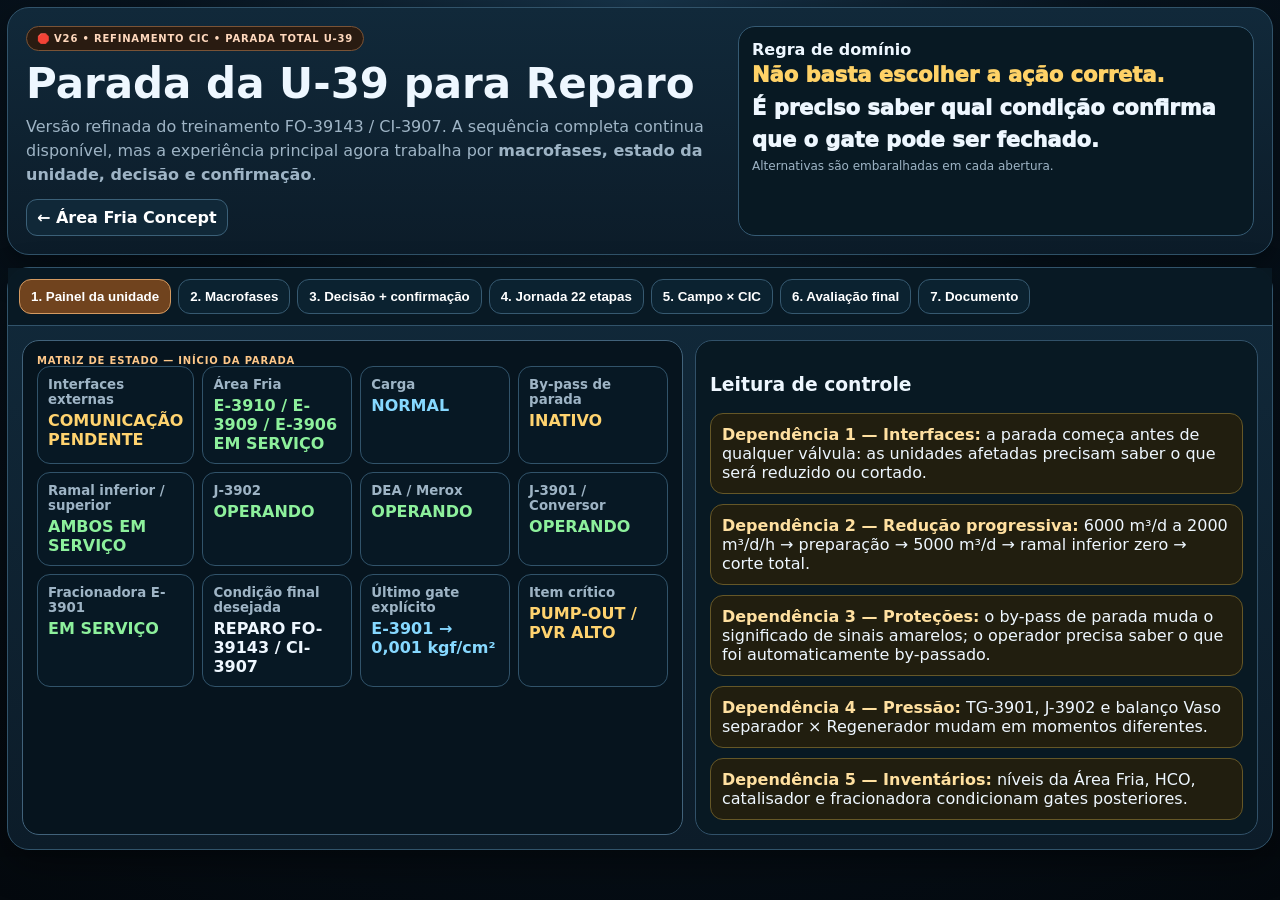
<file: parada-u39-fo39143-ci3907.html>
<!doctype html>
<html lang="pt-BR">
<head>
<meta charset="utf-8"><meta name="viewport" content="width=device-width,initial-scale=1,viewport-fit=cover">
<meta name="theme-color" content="#071018"><title>Parada U-39 • FO-39143 / CI-3907 • V26 Refinada</title>
<style>
:root{--bg:#06111b;--panel:#0c1c29;--panel2:#11293a;--line:#31536a;--txt:#eef7ff;--muted:#9eb4c5;--green:#84df93;--yellow:#ffd267;--red:#ff9696;--blue:#69c9ff}
*{box-sizing:border-box}html,body{margin:0;min-height:100%;font-family:Inter,system-ui,-apple-system,Segoe UI,Roboto,Arial,sans-serif;background:radial-gradient(circle at top,#17344a,#07131e 45%,#04090e);color:var(--txt)}body{padding:7px}
.app{max-width:1500px;margin:auto;display:grid;gap:12px}.card{background:linear-gradient(180deg,var(--panel2),var(--panel));border:1px solid var(--line);border-radius:22px;box-shadow:0 14px 36px #0006}
.hero{padding:18px;display:grid;grid-template-columns:1.15fr .85fr;gap:14px}.kicker{display:inline-flex;border:1px solid #7a5336;background:#291b11;color:#ffd8bd;border-radius:999px;padding:6px 10px;font-size:10px;font-weight:900;letter-spacing:.08em}
h1{font-size:clamp(27px,4vw,42px);margin:8px 0 7px}.hero p{margin:0;color:var(--muted);line-height:1.5}.hero-side{border:1px solid #355a73;background:#081923;border-radius:17px;padding:13px}.memory{font-size:clamp(15px,2vw,21px);font-weight:950;line-height:1.55}.memory span{color:var(--yellow)}
.back{display:inline-flex;text-decoration:none;color:#fff;border:1px solid #3b6078;background:#102838;border-radius:11px;padding:8px 10px;font-weight:850;margin-top:12px}
.tabs{display:flex;gap:7px;flex-wrap:wrap;padding:11px;border-bottom:1px solid var(--line);position:sticky;top:0;background:#091923f2;backdrop-filter:blur(8px);z-index:5}.tab{border:1px solid #365970;background:#0b2230;color:#fff;border-radius:12px;padding:9px 11px;font-weight:850;cursor:pointer}.tab.active{background:#70431e;border-color:#d49a61}
.view{display:none;padding:14px}.view.active{display:block}.grid2{display:grid;grid-template-columns:1.08fr .92fr;gap:12px}.box,.dcs{border:1px solid #315169;background:#081923;border-radius:17px;padding:14px}.dcs{background:#06141e;border-color:#41627a}
.phase{font-size:10px;color:#ffc889;font-weight:900;letter-spacing:.08em}.subtle{color:var(--muted);font-size:12px}.stategrid{display:grid;grid-template-columns:repeat(4,1fr);gap:8px}.state{border:1px solid #31536a;background:#071824;border-radius:13px;padding:10px;min-height:77px}.state small{display:block;color:var(--muted);font-weight:800}.state b{display:block;margin-top:4px}.ok{color:#8df09c}.warn{color:#ffd36f}.bad{color:#ff9b9b}.info{color:#86d8ff}
.gate{border:1px solid #655727;background:#211e0f;border-radius:13px;padding:11px;margin-top:10px}.gate strong{color:#ffe0a0}.macrogrid{display:grid;grid-template-columns:repeat(4,1fr);gap:8px}.macro{border:1px solid #31536a;background:#071824;border-radius:14px;padding:11px}.macro b{display:block}.macro small{color:var(--muted)}.macro .count{display:inline-block;margin-top:7px;padding:4px 7px;border-radius:999px;background:#162d3b;font-size:10px;font-weight:900}
.stepnav{display:grid;grid-template-columns:repeat(6,1fr);gap:6px;margin:10px 0}.stepbtn{border:1px solid #31536a;background:#071824;color:#fff;border-radius:10px;padding:8px;font-weight:900;cursor:pointer}.stepbtn.active{border-color:#e0a462;background:#3a2814}.stepbtn.done{box-shadow:inset 0 0 0 1px #559565}
.actionlist{display:grid;gap:6px;margin:10px 0}.action{display:grid;grid-template-columns:auto 1fr;gap:8px;border:1px solid #2e4e63;background:#06141e;border-radius:10px;padding:9px}.action.checked{border-color:#4f8c5a;background:#0d2716}.action input{margin-top:3px;transform:scale(1.15)}
.scenario{border:1px solid #315169;background:#081923;border-radius:15px;padding:13px;margin:10px 0}.scenario h3{margin:0 0 7px}.options{display:grid;gap:7px}.btn{border:1px solid #3b6079;background:#102838;color:#fff;border-radius:11px;padding:9px 11px;font-weight:850;cursor:pointer;text-align:left}.btn:disabled{opacity:.45}.confirm{display:none;border:1px solid #655727;background:#211e0f;border-radius:13px;padding:11px;margin-top:10px}.confirm.show{display:block}.feedback{display:none;margin-top:10px;border-radius:11px;padding:10px}.feedback.show{display:block}.feedback.yes{background:#12351c;border:1px solid #428a55}.feedback.no{background:#351718;border:1px solid #8f4949}
.rolegrid{display:grid;grid-template-columns:1fr 1fr;gap:9px}.role{border:1px solid #31536a;background:#071824;border-radius:14px;padding:11px}.note{border:1px solid #705a28;background:#211d0d;color:#ffe8ae;border-radius:12px;padding:10px;margin-top:10px;font-size:12px;line-height:1.45}.doc{border:1px solid #31536a;background:#071824;border-radius:14px;padding:12px;margin:8px 0}
.scorebar{display:grid;grid-template-columns:repeat(4,1fr);gap:7px;position:sticky;bottom:5px;background:#07131ee8;border:1px solid #31536a;border-radius:14px;padding:7px}.scorebar div{text-align:center;border:1px solid #2d4d62;background:#06131b;border-radius:10px;padding:7px}.scorebar b{display:block;font-size:20px}
@media(max-width:1100px){.stategrid{grid-template-columns:1fr 1fr}.macrogrid{grid-template-columns:1fr 1fr}.stepnav{grid-template-columns:repeat(4,1fr)}}
@media(max-width:820px){.hero,.grid2,.rolegrid{grid-template-columns:1fr}}
@media(max-width:600px){body{padding:4px}.view{padding:8px}.stategrid,.macrogrid,.stepnav,.scorebar{grid-template-columns:1fr}.tab{font-size:11px}}
</style></head>
<body><div class="app">
<section class="card hero">
<div><span class="kicker">🛑 V26 • REFINAMENTO CIC • PARADA TOTAL U-39</span><h1>Parada da U-39 para Reparo</h1><p>Versão refinada do treinamento FO-39143 / CI-3907. A sequência completa continua disponível, mas a experiência principal agora trabalha por <b>macrofases, estado da unidade, decisão e confirmação</b>.</p><a class="back" href="./index.html?v=26#integratedManeuvers">← Área Fria Concept</a></div>
<div class="hero-side"><b>Regra de domínio</b><div class="memory"><span>Não basta escolher a ação correta.</span><br>É preciso saber qual condição confirma que o gate pode ser fechado.</div><p class="subtle">Alternativas são embaralhadas em cada abertura.</p></div>
</section>

<section class="card"><div class="tabs">
<button class="tab active" data-tab="overview">1. Painel da unidade</button>
<button class="tab" data-tab="macro">2. Macrofases</button>
<button class="tab" data-tab="decisions">3. Decisão + confirmação</button>
<button class="tab" data-tab="journey">4. Jornada 22 etapas</button>
<button class="tab" data-tab="roles">5. Campo × CIC</button>
<button class="tab" data-tab="final">6. Avaliação final</button>
<button class="tab" data-tab="doc">7. Documento</button>
</div>

<div class="view active" data-view="overview"><div class="grid2">
<div class="dcs"><div class="phase">MATRIZ DE ESTADO — INÍCIO DA PARADA</div><div class="stategrid">
<div class="state"><small>Interfaces externas</small><b class="warn">COMUNICAÇÃO PENDENTE</b></div>
<div class="state"><small>Área Fria</small><b class="ok">E-3910 / E-3909 / E-3906 EM SERVIÇO</b></div>
<div class="state"><small>Carga</small><b class="info">NORMAL</b></div>
<div class="state"><small>By-pass de parada</small><b class="warn">INATIVO</b></div>
<div class="state"><small>Ramal inferior / superior</small><b class="ok">AMBOS EM SERVIÇO</b></div>
<div class="state"><small>J-3902</small><b class="ok">OPERANDO</b></div>
<div class="state"><small>DEA / Merox</small><b class="ok">OPERANDO</b></div>
<div class="state"><small>J-3901 / Conversor</small><b class="ok">OPERANDO</b></div>
<div class="state"><small>Fracionadora E-3901</small><b class="ok">EM SERVIÇO</b></div>
<div class="state"><small>Condição final desejada</small><b>REPARO FO-39143 / CI-3907</b></div>
<div class="state"><small>Último gate explícito</small><b class="info">E-3901 → 0,001 kgf/cm²</b></div>
<div class="state"><small>Item crítico</small><b class="warn">PUMP-OUT / PVR ALTO</b></div>
</div></div>
<div class="box"><h3>Leitura de controle</h3>
<div class="gate"><strong>Dependência 1 — Interfaces:</strong> a parada começa antes de qualquer válvula: as unidades afetadas precisam saber o que será reduzido ou cortado.</div>
<div class="gate"><strong>Dependência 2 — Redução progressiva:</strong> 6000 m³/d a 2000 m³/d/h → preparação → 5000 m³/d → ramal inferior zero → corte total.</div>
<div class="gate"><strong>Dependência 3 — Proteções:</strong> o by-pass de parada muda o significado de sinais amarelos; o operador precisa saber o que foi automaticamente by-passado.</div>
<div class="gate"><strong>Dependência 4 — Pressão:</strong> TG-3901, J-3902 e balanço Vaso separador × Regenerador mudam em momentos diferentes.</div>
<div class="gate"><strong>Dependência 5 — Inventários:</strong> níveis da Área Fria, HCO, catalisador e fracionadora condicionam gates posteriores.</div>
</div></div></div>

<div class="view" data-view="macro"><div class="box"><h2>7 macrofases para enxergar as 22 etapas</h2><p>A sequência não foi alterada. O agrupamento serve apenas para o operador manter a visão global.</p><div class="macrogrid" id="macrogrid"></div></div></div>

<div class="view" data-view="decisions"><div class="box"><h2>Decisão + confirmação</h2><p>Cada cenário tem dois gates: primeiro escolher a ação; depois indicar <b>o que comprova que a etapa pode avançar</b>.</p><div id="decisionList"></div><div class="scorebar" id="decisionScore"></div></div></div>

<div class="view" data-view="journey"><div class="box"><h2>Jornada completa — 22 etapas</h2><p>Consulta operacional/fixação. Marque as ações estudadas; o progresso fica salvo localmente.</p><div class="stepnav" id="stepnav"></div><div id="stepcard"></div></div></div>

<div class="view" data-view="roles"><div class="rolegrid"><div class="role"><h3>🖥️ CIC</h3><ul><li>enxergar a unidade por estados, não por equipamentos isolados;</li><li>controlar ritmo de redução de carga e transições de pressão;</li><li>interpretar by-pass/sinalizações antes de cortar ramais;</li><li>coordenar circuitos fechados, níveis e utilidades da Área Fria;</li><li>parar J-3902 somente após o gate de performance/pressão;</li><li>acompanhar retirada de DEA, Merox e pump-out;</li><li>conduzir J-3901/conversor preservando critérios explícitos;</li><li>não declarar fim da parada antes da condição da fracionadora.</li></ul></div>
<div class="role"><h3>🧰 Campo</h3><ul><li>confirmar bloqueios físicos solicitados pelo CIC;</li><li>executar bloqueios próximos ao costado quando previstos;</li><li>parar/bloquear bombas, utilidades, vapores e linhas;</li><li>confirmar estados de E-3906, água de lavagem, J-3902 e tratamentos;</li><li>apoiar retirada de J-3901/cat-coolers e catalisador;</li><li>executar isolamentos finais da fracionadora conforme Matriz de Libra/ARO.</li></ul></div></div><div class="note">A matriz RACI real continua sendo a do procedimento. Esta tela apenas reforça o “handshake” CIC ↔ Campo: comando de painel não substitui confirmação física quando ela é requerida.</div></div>

<div class="view" data-view="final"><div class="box"><h2>Avaliação final — sem sequência exposta</h2><p>Os mesmos conceitos aparecem em ordem embaralhada. Não há navegação pelas 22 etapas nesta tela.</p><div id="finalList"></div><div class="scorebar" id="finalScore"></div></div></div>

<div class="view" data-view="doc"><div class="box"><h2>Documento-base e critérios preservados</h2><div id="docmeta"></div></div></div>
</section></div>

<script>
const STEPS=[{"id": "5.2.1.1", "title": "Avisar unidades envolvidas sobre a parada total", "phase": "COORDENAÇÃO", "owners": "R: Supervisor • A: TO CIC • I: Supervisor, TEU/TE, TEU/TM, TEU/AE, CB/DE, CB/HDT e HDS", "actions": ["Avisar ao SUPERVISOR, CB/DE, TEU/TE, TEU/TM, TEU/AE, CB/HDT e CB/HDS.", "Informar redução na produção de vapor.", "Informar corte no fornecimento de gás combustível.", "Informar redução na produção de água ácida.", "Informar corte no consumo de carga fria e quente.", "Informar corte na produção de GLP, gasolina, LCO etc.", "Informar sobre o envio de resíduo no decorrer da parada.", "Informar corte na geração de energia elétrica."], "decision": "Antes da redução progressiva da unidade, garantir que os impactos da parada total estejam comunicados às interfaces.", "confirm": "Confirmação de comunicação às unidades/áreas previstas."}, {"id": "5.2.1.2", "title": "Retirar de operação a E-3910", "phase": "ÁREA FRIA", "owners": "R: Supervisor / TO CIC • A: TO CIC • C: TO Campo • I: Supervisor / TEU-TE", "actions": ["Desviar Propano e Propeno para GLP no L.B Oeste.", "Via HS-39204, desviar fluxo de Nafta Debutanizada do C-3918 para o C-3917.", "Via HS-39206, fechar XV-39206 (Nafta Debutanizada) para o C-3918.", "Abrir MCV-39442 de modo a contornar carga para a E-3910.", "Fechar MCV-39440, completando o contorno de carga para a E-3910.", "Fechar MCV-39441 (Fundo da E-3910).", "Fechar FVs-39209/210.", "Manter a E-3910 em circulação fechada.", "Fechar as válvulas de 4\" de propano e propeno no L.B Oeste.", "Estabilizar a operação da torre."], "decision": "A E-3910 sai do caminho normal somente depois de estabelecidas as rotas de desvio/contorno previstas.", "confirm": "Confirmar contorno, isolamentos e E-3910 estável em circulação fechada."}, {"id": "5.2.1.3", "title": "Retirar de operação a E-3909", "phase": "ÁREA FRIA", "owners": "R: Supervisor / TO CIC • A: TO CIC • C: TO Campo • I: Supervisor / TEU-TE", "actions": ["Abrir totalmente FV-39203 através do FIC-39203.", "Abrir MCV-39428 (Contorno da E-3909).", "Fechar MCV-39427 (Carga para a E-3909).", "Fechar totalmente MCV-39430 (Fundo da E-3909).", "Fechar FV-39207 através do FIC-39207.", "Manter a E-3909 em circuito fechado.", "Estabilizar a operação da torre."], "decision": "Estabelecer o contorno e retirar carga/fundo antes de considerar a torre fora da operação normal.", "confirm": "E-3909 em circuito fechado e estabilizada."}, {"id": "5.2.1.4", "title": "Cortar envio de nafta pesada para diesel (HDT)", "phase": "INTERFACES", "owners": "R: Supervisor / TO CIC • A: TO CIC • C: TO Campo • I: CB/HDT", "actions": ["Parar J-3908 A/B.", "Fechar FV-39172."], "decision": "Retirar a exportação de nafta pesada antes de avançar na redução global.", "confirm": "J-3908 A/B paradas e FV-39172 fechada."}, {"id": "5.2.1.5", "title": "Cortar envio de nafta de reprocessamento para o D-3901", "phase": "INTERFACES", "owners": "R: Supervisor / TO • A: TO CIC • C: TO Campo • I: TEU-TE", "actions": ["Solicitar junto ao TEU/TE parar envio de nafta de reprocessamento para a U-39.", "Fechar via SDCD XV-39074.", "Fechar via SDCD FV-39240 e bloquear no campo.", "Bloquear FV-39728."], "decision": "O corte deve combinar coordenação externa, comando pelo SDCD e bloqueios de campo.", "confirm": "Envio interrompido e XV/FV previstas fechadas/bloqueadas."}, {"id": "5.2.1.6", "title": "Reduzir a carga para 6000 m³/d", "phase": "REDUÇÃO DE CARGA", "owners": "R: Supervisor / TO CIC • A: TO CIC • C: TO Campo • I: TEU-TE / TEU-TM", "actions": ["Iniciar redução da vazão de carga através do FIC-39152 até 6000 m³/d na razão de 2000 m³/d/h.", "Avaliar necessidade de queimar Torch oil e, em caso positivo, desviar gases de combustão para a chaminé.", "Parar TG-3901 e transferir controle de pressão do Regenerador para Ls-3903A/B.", "Manter vapor do CAT-COOLER para GV-3901.", "Ajustar set-points PIC-39210 A/B para valor próximo do set do PIC-39211 de pressão da sucção do J-3902."], "decision": "A redução não é apenas vazão: exige preparar balanço de pressão, geração/vapor e performance do J-3902.", "confirm": "Carga em 6000 m³/d, taxa de redução respeitada e controles auxiliares condicionados."}, {"id": "5.2.1.7", "title": "Retirar de operação a E-3906", "phase": "ÁREA FRIA", "owners": "R: Supervisor / TO CIC • A: TO CIC • C: TO Campo • I: TEU-TE / TEU-TM", "actions": ["Substituir selagem do compressor J-3902 para N₂.", "Abrir MCV-39394 (Contorno da E-3906).", "Fechar MCV-39392 (Carga para a E-3906).", "Abrir MCV-39391 e fechar MCV-39390.", "Fechar e bloquear FFV-39177.", "Parar J-3907 A/B e bloquear contorno das válvulas de retenção.", "Fechar via SDCD FV-39178 e bloquear no campo."], "decision": "A retirada da E-3906 depende de mudar a selagem do J-3902 e estabelecer/confirmar o contorno antes de concluir isolamentos.", "confirm": "E-3906 fora do caminho normal, óleo pobre isolado, J-3907 A/B paradas e FV-39178 bloqueada."}, {"id": "5.2.1.8", "title": "Cortar gás de baixa pressão e nafta selvagem", "phase": "INTERFACES", "owners": "R: Supervisor / TO CIC • A: TO CIC • C: TO Campo • I: CB/DE", "actions": ["Comunicar CB/DE e U-06 o corte no consumo do gás.", "Bloquear gás de baixa pressão das U-9 e U-32 no I-3905.", "Bloquear fluido motriz do I-3905.", "Cortar gás de baixa da U-35.", "Solicitar corte do envio de Nafta Selvagem da U-37."], "decision": "Retirar as correntes externas antes de aprofundar a redução da unidade.", "confirm": "Gás de baixa e nafta selvagem cortados nas interfaces previstas."}, {"id": "5.2.1.9", "title": "Ativar o by-pass de parada", "phase": "INTERTRAVAMENTOS", "owners": "R: Supervisor / TO CIC • A: TO CIC • I: Supervisor", "actions": ["Confirmar que nenhuma outra condição de segurança está em by-pass de partida para que a ação da chave seja aceita.", "Ativar o by-pass de parada.", "Reconhecer que o botão permanece amarelo enquanto variáveis estiverem abaixo do valor de trip.", "Confirmar que FSLL-39005 (ramal inferior) e FSLL-39044 (vapor de dispersão) foram automaticamente by-passados.", "Verificar sinal amarelo na tela de intertravamento."], "decision": "Não aceitar um by-pass como mera indicação visual: conferir permissivo de aceitação e quais proteções foram automaticamente by-passadas.", "confirm": "By-pass de parada ativo com sinalização coerente na tela de intertravamento."}, {"id": "5.2.1.10", "title": "Reduzir a carga até 5000 m³/d", "phase": "REDUÇÃO DE CARGA", "owners": "R: Supervisor / TO CIC • A: TO CIC • C: TO Campo • I: Supervisor", "actions": ["Substituir sangria do conversor para N₂.", "Reduzir gradativamente vazão de carga no FIC-39152.", "Atentar para correção das vazões de vapores conforme tabela CENPES.", "Cortar toda retirada de LCO para TEU-TE.", "Reduzir níveis do F-3910 e das E-3904, E-3905 e E-3907."], "decision": "Antes de cortar um ramal, preparar sangria, vapores, retirada de LCO e inventários da área fria.", "confirm": "Carga em 5000 m³/d e níveis/serviços auxiliares preparados."}, {"id": "5.2.1.11", "title": "Cortar a carga do ramal inferior", "phase": "CARGA / DISPERSÃO", "owners": "R: Supervisor / TO CIC • A: TO CIC • C: TO Campo", "actions": ["Reduzir carga do ramal inferior até zero atuando via SDCD no FIC-39005.", "Fechar XV-39007.", "Reconhecer que ramal superior FSLL-39006 será automaticamente by-passado e sinalizado em amarelo.", "Reduzir vapor de dispersão conforme tabela CENPES.", "Abrir vapor de limpeza.", "Parar bombas de Produtos Químicos: Pentóxido de Antimônio, Dispersante de Sais, Dispersante de Borra e Fosfato para F-3981/F-3982."], "decision": "Ao zerar o ramal inferior, o CIC precisa acompanhar simultaneamente carga, proteção do ramal superior, dispersão e químicos.", "confirm": "Ramal inferior zerado/isolado, vapor ajustado e químicos retirados."}, {"id": "5.2.1.12", "title": "Retirar o sistema de água de lavagem", "phase": "ÁGUA DE LAVAGEM", "owners": "R: Supervisor / TO CIC • A: TO CIC • C: TO Campo • I: CB/HDT", "actions": ["Parar e bloquear J-3913 A/B.", "Fechar via SDCD PV-391471.", "Fechar FFV-39224 e seu by-pass.", "Fechar FFV-39225 e seu by-pass.", "Fechar FFV-39226 e seu by-pass.", "Solicitar ao CB/HDT interrupção do envio de água retificada para U-39."], "decision": "Retirar bombas, controle e alimentações de água como um sistema completo.", "confirm": "Sistema de água de lavagem retirado e fornecimento externo interrompido."}, {"id": "5.2.1.13", "title": "Colocar C-3933 A/B com vapor em sentido contrário", "phase": "FRACIONAMENTO", "owners": "R: Supervisor / TO CIC • A: TO CIC", "actions": ["Colocar C-3933 A/B com vapor em sentido contrário.", "Manter vazão suficiente de óleo para lavar os gases craqueados."], "decision": "A reversão de vapor precisa ser acompanhada da condição de óleo suficiente para lavagem dos gases craqueados.", "confirm": "C-3933 A/B na condição prevista e vazão de óleo mantida."}, {"id": "5.2.1.14", "title": "Cortar totalmente a carga para o conversor", "phase": "CONVERSOR", "owners": "R: Supervisor / TO CIC • A: TO CIC • C: TO Campo • I: Supervisor", "actions": ["Cortar recebimento de nafta selvagem do HDT.", "Cortar reprocessamento de GLP da U-32.", "Reduzir gradativamente vazão de carga no ramal superior através do FIC-39152.", "Ajustar vazões de vapores conforme tabela CENPES.", "Abrir HV-39155 para panela de HCO.", "Fechar FV-39006 e XV-39008.", "Fechar Ls-3901/02.", "Fechar válvulas de carga para os bicos dispersores no costado do regenerador.", "Cortar todo RV da unidade e ajustar nível do F-3905.", "Manter vazão de 2000 m³/d pelo FIC-39152.", "Manter controle de nível da panela de HCO através do LIC-39153.", "Circular J-3910 A/B para refluxo inferior.", "Parar J-3915 A/B, J-3916 A/B e J-3919 A/B.", "Avaliar necessidade de injeção de gás combustível (Gás-In) no F-3907 para estabelecer balanço de pressão Vaso separador × Regenerador.", "Manter E-3908 em circuito fechado."], "decision": "O corte total para o conversor é um rearranjo de balanços: carga, HCO, refluxo, níveis, pressão e circuitos fechados devem permanecer coerentes.", "confirm": "Alimentações cortadas/condicionadas e estados auxiliares previstos estabilizados."}, {"id": "5.2.1.15", "title": "Parar o J-3902", "phase": "COMPRESSÃO", "owners": "R: Supervisor / TO CIC • A: TO CIC • C: TO Campo", "actions": ["Igualar set-point do PIC-39210 A ou B ao PIC-39211 (Performance do J-3902).", "Inverter pressões entre vaso separador e regenerador conforme tabela CENPES.", "Acionar HS-39490 e parar J-3902.", "Bloquear vapor exausto, vapor de ejetor, V4 da selagem e V12.", "Fechar MCV-39352 (1ª sucção) e MCV-39355 (2ª descarga).", "Bloquear FV-39182.", "Bloquear vapor ativo do J-3902."], "decision": "A parada do compressor só vem após condicionamento de performance e balanço de pressões.", "confirm": "J-3902 parado e conexões/vapores previstos bloqueados."}, {"id": "5.2.1.16", "title": "Parar o tratamento DEA", "phase": "TRATAMENTO DEA", "owners": "R: Supervisor / TO CIC • A: TO CIC • C: TO Campo • I: TEU-TE", "actions": ["Solicitar ao TEU/TE alinhamento de GLP para produto fora de especificação.", "Parar J-3928 A/B.", "Fechar LV-39503 via LIC-39503 no SDCD e manter bloqueada no campo.", "Fechar LV-39509 via LIC-39509 no SDCD e manter bloqueada no campo.", "Cortar injeção de vapor para C-3943 A/B."], "decision": "Parar o DEA somente depois de garantir destino de GLP fora de especificação e retirar circulação/controles previstos.", "confirm": "Tratamento DEA retirado da condição normal com bloqueios de campo confirmados."}, {"id": "5.2.1.17", "title": "Parar o Tratamento Merox", "phase": "MEROX", "owners": "R: Supervisor / TO CIC • A: TO CIC • C: TO Campo • I: TEU-TE", "actions": ["Parar J-3934 A/B."], "decision": "Retirar o Merox da condição de operação no ponto previsto da sequência.", "confirm": "J-3934 A/B paradas."}, {"id": "5.2.1.18", "title": "Desviar vapor do F-3982 para atmosfera", "phase": "UTILIDADES", "owners": "R: Supervisor / TO CIC • A: TO CIC • I: TEU-TM", "actions": ["Abrir PV-39936 para atmosfera.", "Fechar XV-39808."], "decision": "Alterar a rota do vapor com abertura e fechamento coerentes.", "confirm": "Vapor do F-3982 desviado para atmosfera."}, {"id": "5.2.1.19", "title": "Fazer pump-out leve", "phase": "PRODUTOS", "owners": "R: Supervisor / TO • A: TO CIC • I: TEU-TE", "actions": ["Alinhar J-3905 A/B para pump-out leve via J-3919."], "decision": "Antes do pump-out, considerar o item crítico de grande envio de nafta ao TEU/TE com PVR alto.", "confirm": "Rota de pump-out estabelecida e destino preparado para produto com PVR alto."}, {"id": "5.2.1.20", "title": "Parar o J-3901", "phase": "CONVERSOR / REGENERAÇÃO", "owners": "R: Supervisor / TO • A: TO CIC • C: TO Campo • I: TEU-TM", "actions": ["Parar circulação de catalisador no conversor fechando Ls-3901/02.", "Cortar injeção de torch oil, caso tenha sido necessário, e bloquear FV-39031.", "Fechar FVs-39026, 39027, 39028, 39030 e 39031.", "Fechar FVs-392302, 392303, 392321 e 392333 para C-3901 A/B e bloquear no campo o mais próximo do costado.", "Fechar FVs-392311 e 392338 (ar dos compressores auxiliares para cat-coolers) e bloquear linhas próximo do costado.", "Parar o soprador.", "Colocar etiqueta de “não opere” na chave de partida no painel local e no sistema hidráulico que comanda XV-39026 A/B.", "Bloquear vapor ativo.", "Bloquear no campo HV-392301 e HV-392310 (vapor de emergência para cat-coolers).", "Bloquear no campo XV-39002.", "Bloquear no campo XV-392302 e XV-392311 (vapor de emergência para cat-coolers).", "Parar compressores portáteis se estiverem operando.", "Transferir catalisador do retificador D-3903 para regenerador D-3904.", "Abrir vent do tubulão dos cat-coolers para atmosfera quando a pressão atingir 2,0 kgf/cm²."], "decision": "A parada do J-3901/conversor é um gate de energias e inventário de catalisador; não reduzir a etapa a 'parar soprador'.", "confirm": "Catalisador transferido, soprador/linhas/vapores condicionados e vent só aberto no critério de 2,0 kgf/cm²."}, {"id": "5.2.1.21", "title": "Fechar as Ls-3903 A/B", "phase": "CONVERSOR / REGENERAÇÃO", "owners": "R: Supervisor / TO CIC • A: TO CIC • C: TO Campo", "actions": ["Fechar Ls-3903 A/B e manter a temperatura no D-3904.", "Manter PDV-39027C fechada."], "decision": "Após parar o sistema, preservar a condição térmica do D-3904 conforme procedimento.", "confirm": "Ls-3903 A/B fechadas e PDV-39027C mantida fechada."}, {"id": "5.2.1.22", "title": "Lavar e esgotar a Fracionadora E-3901", "phase": "FRACIONADORA", "owners": "R: Supervisor / TO CIC • A: TO CIC • C: TO Campo • I: TEU-TE", "actions": ["Esgotar toda a Fracionadora (panelas, fundo e E-3902/E-3903).", "Parar J-3911 A/B, J-3912 A/B, J-3910 A/B, J-3981 A/B, J-3909 A/B, J-3908 A/B, J-3906 A/B, J-3905 A/B e J-3904 A/B.", "Reduzir pressão da fracionadora para 0,001 kgf/cm².", "Fechar válvulas da Fracionadora conforme Matriz de Libra específica.", "Seguir ARO específica caso seja necessário."], "decision": "A parada só chega ao estado final após esgotar inventários, retirar bombas e reduzir a pressão da fracionadora.", "confirm": "Fracionadora esgotada, pressão em 0,001 kgf/cm² e isolamentos executados conforme documentos específicos."}];
const MACRO=[{"id": "M1", "name": "Preparação e retirada inicial da Área Fria", "steps": ["5.2.1.1", "5.2.1.2", "5.2.1.3", "5.2.1.4", "5.2.1.5"]}, {"id": "M2", "name": "Primeira redução de carga e E-3906", "steps": ["5.2.1.6", "5.2.1.7", "5.2.1.8"]}, {"id": "M3", "name": "By-pass de parada e transição de carga", "steps": ["5.2.1.9", "5.2.1.10", "5.2.1.11", "5.2.1.12", "5.2.1.13"]}, {"id": "M4", "name": "Corte total da carga e J-3902", "steps": ["5.2.1.14", "5.2.1.15"]}, {"id": "M5", "name": "Tratamentos e utilidades", "steps": ["5.2.1.16", "5.2.1.17", "5.2.1.18", "5.2.1.19"]}, {"id": "M6", "name": "J-3901 / Conversor / Regenerador", "steps": ["5.2.1.20", "5.2.1.21"]}, {"id": "M7", "name": "Fracionadora e condição final", "steps": ["5.2.1.22"]}];
const CASES=[{"step": "5.2.1.6", "macro": "M2", "state": ["Carga = 7600 m³/d", "FIC-39152 em redução", "TG-3901 ainda operando", "PIC-39210 A/B ainda não ajustados próximo do PIC-39211"], "q": "Qual é a melhor decisão do CIC neste momento?", "opts": ["Continuar a redução respeitando 2000 m³/d/h e, durante a transição, condicionar TG-3901, controle de pressão do regenerador e set-points PIC-39210 A/B conforme o procedimento.", "Levar a carga diretamente para 5000 m³/d, pois as condições auxiliares podem ser ajustadas depois.", "Parar J-3902 antes de atingir 6000 m³/d para simplificar o balanço de pressão."], "ok": 0, "cq": "O que deve ser confirmado antes de considerar o gate de 6000 m³/d encerrado?", "copts": ["Carga em 6000 m³/d, taxa de redução respeitada e arranjos auxiliares previstos condicionados.", "Somente FIC-39152 indicando 6000 m³/d.", "Somente TG-3901 parado."], "cok": 0}, {"step": "5.2.1.7", "macro": "M2", "state": ["J-3902 ainda selado com gás combustível", "MCV-39394 fechada", "E-3906 ainda no caminho normal", "J-3907 A/B operando"], "q": "Qual condição deve ser estabelecida primeiro para retirar a E-3906 sem criar uma transição incoerente?", "opts": ["Substituir a selagem do J-3902 para N₂ e estabelecer o contorno pela MCV-39394 antes de concluir os demais isolamentos.", "Fechar FFV-39177 e parar J-3907 A/B antes de qualquer alteração na selagem ou no caminho do gás.", "Fechar MCV-39392 e FV-39178 primeiro e abrir o contorno somente depois."], "ok": 0, "cq": "Qual confirmação fecha esse gate?", "copts": ["E-3906 fora do caminho normal, óleo pobre isolado, J-3907 A/B paradas e FV-39178 bloqueada conforme procedimento.", "Somente MCV-39394 aberta.", "Somente J-3907 A/B paradas."], "cok": 0}, {"step": "5.2.1.9", "macro": "M3", "state": ["Solicitação para ativar by-pass de parada", "Outra condição de segurança permanece em by-pass de partida", "FSLL-39005 e FSLL-39044 ainda sem sinal amarelo"], "q": "Como o CIC deve tratar a solicitação?", "opts": ["Não considerar a ação aceita enquanto houver outra condição de segurança em by-pass de partida.", "Ativar o by-pass de parada porque ele substitui os demais by-passes.", "Ativar somente se FSLL-39005 estiver abaixo do trip, independentemente dos demais by-passes."], "ok": 0, "cq": "Após a ativação correta, qual evidência deve ser reconhecida no SDCD?", "copts": ["Sinalização amarela coerente e by-pass automático de FSLL-39005 e FSLL-39044.", "Fechamento automático da XV-39007.", "Parada automática da J-3902."], "cok": 0}, {"step": "5.2.1.10-11", "macro": "M3", "state": ["Carga = 5000 m³/d", "Sangria do conversor já em N₂", "Níveis F-3910/E-3904/E-3905/E-3907 reduzidos", "FIC-39005 ainda com vazão no ramal inferior", "XV-39007 aberta"], "q": "Qual é a próxima decisão coerente?", "opts": ["Zerar a carga do ramal inferior pelo FIC-39005, fechar XV-39007 e ajustar vapor de dispersão/limpeza e químicos conforme procedimento.", "Reduzir diretamente o ramal superior pelo FIC-39152 e manter o ramal inferior até o final.", "Parar J-3902 antes de retirar o ramal inferior."], "ok": 0, "cq": "Que conjunto de confirmação indica que a transição do ramal inferior foi concluída?", "copts": ["FIC-39005 zerado, XV-39007 fechada, FSLL-39006 reconhecido em by-pass amarelo e serviços de dispersão/químicos ajustados.", "Somente XV-39007 fechada.", "Somente FSLL-39006 amarelo."], "cok": 0}, {"step": "5.2.1.14", "macro": "M4", "state": ["Ramal inferior fora", "Ramal superior sendo reduzido", "Panela de HCO em uso", "E-3908 em circuito fechado", "Pressões Vaso separador × Regenerador sensíveis"], "q": "Qual visão de painel melhor representa esta etapa?", "opts": ["Gerenciar simultaneamente carga, vapores, HCO, níveis, refluxos e balanço de pressão antes de declarar a carga totalmente cortada.", "Olhar somente o FIC-39152; os demais estados não condicionam o corte total.", "Parar J-3901 assim que o ramal superior começar a reduzir."], "ok": 0, "cq": "O que deve ser confirmado antes de avançar para a parada do J-3902?", "copts": ["Alimentações e estados auxiliares da etapa 5.2.1.14 condicionados conforme procedimento.", "Somente FIC-39152 em 2000 m³/d.", "Somente E-3908 em circuito fechado."], "cok": 0}, {"step": "5.2.1.15", "macro": "M4", "state": ["J-3902 operando", "PIC-39210 A/B afastados do PIC-39211", "Balanço Vaso separador × Regenerador ainda não invertido", "HS-39490 disponível"], "q": "Qual gate antecede a parada do compressor?", "opts": ["Igualar o set-point selecionado ao PIC-39211 e inverter as pressões conforme tabela CENPES antes de acionar HS-39490.", "Acionar HS-39490 e corrigir pressão somente depois da parada.", "Bloquear FV-39182 primeiro e então ajustar os controladores."], "ok": 0, "cq": "Depois da parada, qual confirmação é necessária?", "copts": ["J-3902 parado e vapor exausto/ejetor, V4 da selagem, V12, MCV-39352/39355, FV-39182 e vapor ativo condicionados conforme procedimento.", "Somente indicação STOP da máquina.", "Somente MCV-39352 fechada."], "cok": 0}, {"step": "5.2.1.16-19", "macro": "M5", "state": ["J-3902 parado", "Tratamento DEA ainda operando", "Merox ainda operando", "F-3982 ainda na rota normal", "Pump-out leve ainda não iniciado"], "q": "Qual lógica deve orientar esta macrofase?", "opts": ["Retirar DEA e Merox, alterar a rota de vapor do F-3982 e só então executar o pump-out leve com destino preparado para PVR alto.", "Executar pump-out leve primeiro e retirar DEA/Merox depois.", "Parar J-3901 antes de qualquer uma dessas ações."], "ok": 0, "cq": "Qual item crítico precisa ser confirmado antes do pump-out leve?", "copts": ["Tanque preparado para receber grande quantidade de nafta com PVR alto.", "F-3931 com 80% de nível.", "Fracionadora em 0,001 kgf/cm²."], "cok": 0}, {"step": "5.2.1.20", "macro": "M6", "state": ["J-3901 em retirada", "Soprador prestes a parar", "Tubulão dos cat-coolers = 3,1 kgf/cm²", "Catalisador do D-3903 ainda não totalmente transferido"], "q": "Qual decisão evita avançar prematuramente?", "opts": ["Manter o gate aberto: concluir as ações previstas e não abrir o vent do tubulão até a pressão atingir 2,0 kgf/cm².", "Abrir o vent agora porque a pressão já está abaixo da condição normal.", "Fechar Ls-3903 A/B antes de transferir o catalisador."], "ok": 0, "cq": "Qual confirmação encerra a etapa 5.2.1.20?", "copts": ["Soprador/linhas/vapores condicionados, catalisador transferido e vent aberto somente no critério de 2,0 kgf/cm².", "Somente soprador parado.", "Somente Ls-3901/02 fechadas."], "cok": 0}, {"step": "5.2.1.21-22", "macro": "M7", "state": ["J-3901 parado", "Ls-3903 A/B ainda abertas", "Fracionadora ainda com inventário", "Pressão E-3901 = 0,08 kgf/cm²", "Algumas bombas ainda operando"], "q": "A unidade já atingiu a condição final desta parada?", "opts": ["Não. Ainda é necessário fechar Ls-3903 A/B mantendo condição do D-3904 e depois esgotar a fracionadora, parar as bombas previstas e reduzir a pressão para 0,001 kgf/cm².", "Sim. A parada do J-3901 encerra a sequência operacional.", "Sim, pois 0,08 kgf/cm² já representa fracionadora despressurizada."], "ok": 0, "cq": "Qual confirmação caracteriza o último gate do procedimento?", "copts": ["Fracionadora esgotada, bombas previstas paradas, pressão em 0,001 kgf/cm² e isolamentos conforme Matriz de Libra/ARO específica.", "Somente pressão abaixo de 0,1 kgf/cm².", "Somente bombas da fracionadora paradas."], "cok": 0}];
const META={"document": "PE.REF.OPE.CCF.106", "revision": "01", "title": "Parada da U-39 para Reparo no FO-39143 e CI-3907", "objective": "Sistematizar atuação dos operadores da UN - REFMAT - CB/CCFR na parada da U-39 para reparo no CI-3907, FO-39143 e linha de vapor no Limite de bateria Norte.", "scope": "Aplica-se a UN - REFMAT/CB/CCFR - U-39.", "definitions": ["CIC — Centro Integrado de Controle", "GV — Geradora de Vapor", "SDCD — Sistema Digital de Controle Distribuído", "T.O — Técnico de Operação"], "record": "Checklist — Pasta na CCL ou CIC — sigilo Corporativo — retenção 03 meses — descarte Triturar.", "annexes": ["Anexo A — Fluxograma Parada da U-39 para Reparo no CI-3907/FO-39143", "Anexo B — Checklist Parada da U-39 para Reparo no CI-3907/FO-39143", "Anexo C — Tabela de Vapores do CENPES", "Anexo D — LV Final de Verificação de Parada de Unidades de Craqueamento"], "anomalies": "Anomalias decorrentes das atividades devem ser tratadas conforme Diretrizes para Tratar Anomalias do Processo.", "improvement": "Controle por VCP e RTA; revisões programadas no APOLLUS."};
const CRITICAL={"activity": "Faça Pump-out leve.", "risk": "Enviar uma grande quantidade de Nafta para o TEU/TE com PVR alto.", "control": "Armazenar em tanque preparado para receber produto com PVR alto."};
const tabs=[...document.querySelectorAll('.tab')],views=[...document.querySelectorAll('.view')];
tabs.forEach(t=>t.onclick=()=>{tabs.forEach(x=>x.classList.remove('active'));views.forEach(v=>v.classList.remove('active'));t.classList.add('active');document.querySelector(`[data-view="${t.dataset.tab}"]`).classList.add('active')});

function shuffle(a){return a.map((v,i)=>({v,i})).sort(()=>Math.random()-.5)}
const key='u39-parada-v26-progress';let prog={};try{prog=JSON.parse(localStorage.getItem(key)||'{}')}catch(e){}
function save(){localStorage.setItem(key,JSON.stringify(prog))}

document.getElementById('macrogrid').innerHTML=MACRO.map(m=>`<div class="macro"><div class="phase">${m.id}</div><b>${m.name}</b><small>${m.steps.join(' • ')}</small><span class="count">${m.steps.length} etapa(s)</span></div>`).join('');

let cur=0;
function complete(i){const s=STEPS[i];return s.actions.every((_,j)=>prog[s.id+'-'+j])}
function renderNav(){const n=document.getElementById('stepnav');n.innerHTML='';STEPS.forEach((s,i)=>{const b=document.createElement('button');b.className='stepbtn '+(i===cur?'active ':'')+(complete(i)?'done':'');b.textContent=s.id.replace('5.2.1.','');b.title=s.title;b.onclick=()=>{cur=i;renderNav();renderStep()};n.appendChild(b)})}
function renderStep(){const s=STEPS[cur];document.getElementById('stepcard').innerHTML=`<div class="box"><div class="phase">${s.id} • ${s.phase}</div><h2>${s.title}</h2><p class="subtle">${s.owners}</p><div class="actionlist">${s.actions.map((a,j)=>`<label class="action ${prog[s.id+'-'+j]?'checked':''}"><input type="checkbox" data-k="${s.id+'-'+j}" ${prog[s.id+'-'+j]?'checked':''}><span>${a}</span></label>`).join('')}</div><div class="gate"><strong>Decisão CIC:</strong> ${s.decision}</div><div class="gate"><strong>Confirmação:</strong> ${s.confirm}</div></div>`;document.querySelectorAll('#stepcard input').forEach(x=>x.onchange=()=>{prog[x.dataset.k]=x.checked;save();x.closest('.action').classList.toggle('checked',x.checked);renderNav()})}
renderNav();renderStep();

let ds={a:0,c:0,e:0};
function renderCaseSet(target,scoreId,cases){
 const root=document.getElementById(target);root.innerHTML='';
 cases.forEach((s,idx)=>{
  const d=document.createElement('div');d.className='scenario';d.innerHTML=`<div class="phase">${s.step} • ${s.macro}</div><h3>${idx+1}. Estado da unidade</h3><ul>${s.state.map(x=>`<li>${x}</li>`).join('')}</ul><p><b>${s.q}</b></p><div class="options act"></div><div class="confirm"><div class="phase">CONFIRMAÇÃO DO GATE</div><p><b>${s.cq}</b></p><div class="options conf"></div></div><div class="feedback"></div>`;
  let actionDone=false,confirmDone=false;
  shuffle(s.opts).forEach(o=>{const b=document.createElement('button');b.className='btn';b.textContent=o.v;b.onclick=()=>{if(actionDone)return;actionDone=true;const good=o.i===s.ok;if(target==='decisionList'){good?ds.a++:ds.e++};const f=d.querySelector('.feedback');f.className='feedback show '+(good?'yes':'no');f.textContent=good?'Ação coerente. Agora feche o gate com a confirmação.':'Ação incompatível com o estado apresentado. Mesmo assim, responda a confirmação para revisar o gate.';d.querySelector('.confirm').classList.add('show');if(target==='decisionList')updateDecisionScore()};d.querySelector('.act').appendChild(b)});
  shuffle(s.copts).forEach(o=>{const b=document.createElement('button');b.className='btn';b.textContent=o.v;b.onclick=()=>{if(confirmDone)return;confirmDone=true;const good=o.i===s.cok;if(target==='decisionList'){good?ds.c++:ds.e++};const f=d.querySelector('.feedback');f.className='feedback show '+(good?'yes':'no');f.textContent=good?'Gate confirmado.':'Confirmação insuficiente para encerrar a etapa.';if(target==='decisionList')updateDecisionScore()};d.querySelector('.conf').appendChild(b)});
  root.appendChild(d);
 });
}
function updateDecisionScore(){const n=ds.a+ds.c+ds.e,p=Math.round((ds.a+ds.c)/Math.max(1,n)*100);document.getElementById('decisionScore').innerHTML=`<div><b>${ds.a}</b><small>decisões corretas</small></div><div><b>${ds.c}</b><small>confirmações corretas</small></div><div><b>${ds.e}</b><small>erros</small></div><div><b>${p}%</b><small>precisão</small></div>`}
renderCaseSet('decisionList','decisionScore',CASES);updateDecisionScore();

let fs={ok:0,err:0,answered:0};
function renderFinal(){
 const shuffled=[...CASES].sort(()=>Math.random()-.5),root=document.getElementById('finalList');root.innerHTML='';
 shuffled.forEach((s,idx)=>{
  const d=document.createElement('div');d.className='scenario';d.innerHTML=`<div class="phase">${s.step}</div><h3>${idx+1}. Estado apresentado</h3><ul>${s.state.map(x=>`<li>${x}</li>`).join('')}</ul><p><b>${s.q}</b></p><div class="options"></div><div class="feedback"></div>`;
  shuffle(s.opts).forEach(o=>{const b=document.createElement('button');b.className='btn';b.textContent=o.v;b.onclick=()=>{if(d.dataset.done)return;d.dataset.done='1';fs.answered++;const good=o.i===s.ok;good?fs.ok++:fs.err++;const f=d.querySelector('.feedback');f.className='feedback show '+(good?'yes':'no');f.textContent=good?'Decisão compatível.':'Reavalie o estado e o gate ainda aberto.';updateFinalScore()};d.querySelector('.options').appendChild(b)});
  root.appendChild(d);
 });
}
function updateFinalScore(){const p=Math.round(fs.ok/Math.max(1,fs.answered)*100);document.getElementById('finalScore').innerHTML=`<div><b>${fs.ok}</b><small>acertos</small></div><div><b>${fs.err}</b><small>erros</small></div><div><b>${fs.answered}/${CASES.length}</b><small>respondidas</small></div><div><b>${p}%</b><small>precisão</small></div>`}
renderFinal();updateFinalScore();

document.getElementById('docmeta').innerHTML=`<div class="doc"><h3>${META.document} • Rev. ${META.revision}</h3><p>${META.title}</p><p><b>Objetivo:</b> ${META.objective}</p><p><b>Abrangência:</b> ${META.scope}</p></div><div class="doc"><h3>Valores e condições preservados</h3><ul><li>6000 m³/d com redução de 2000 m³/d/h</li><li>5000 m³/d</li><li>2000 m³/d pelo FIC-39152 na etapa 5.2.1.14</li><li>2,0 kgf/cm² para abertura do vent do tubulão dos cat-coolers</li><li>0,001 kgf/cm² na fracionadora</li><li>FSLL-39005, FSLL-39044 e FSLL-39006</li></ul></div><div class="doc"><h3>Item crítico</h3><p><b>${CRITICAL.activity}</b></p><p>${CRITICAL.risk}</p><p><b>Controle:</b> ${CRITICAL.control}</p></div><div class="doc"><h3>Registro / anexos</h3><p>${META.record}</p><ul>${META.annexes.map(x=>`<li>${x}</li>`).join('')}</ul></div>`;
</script></body></html>
</file>
